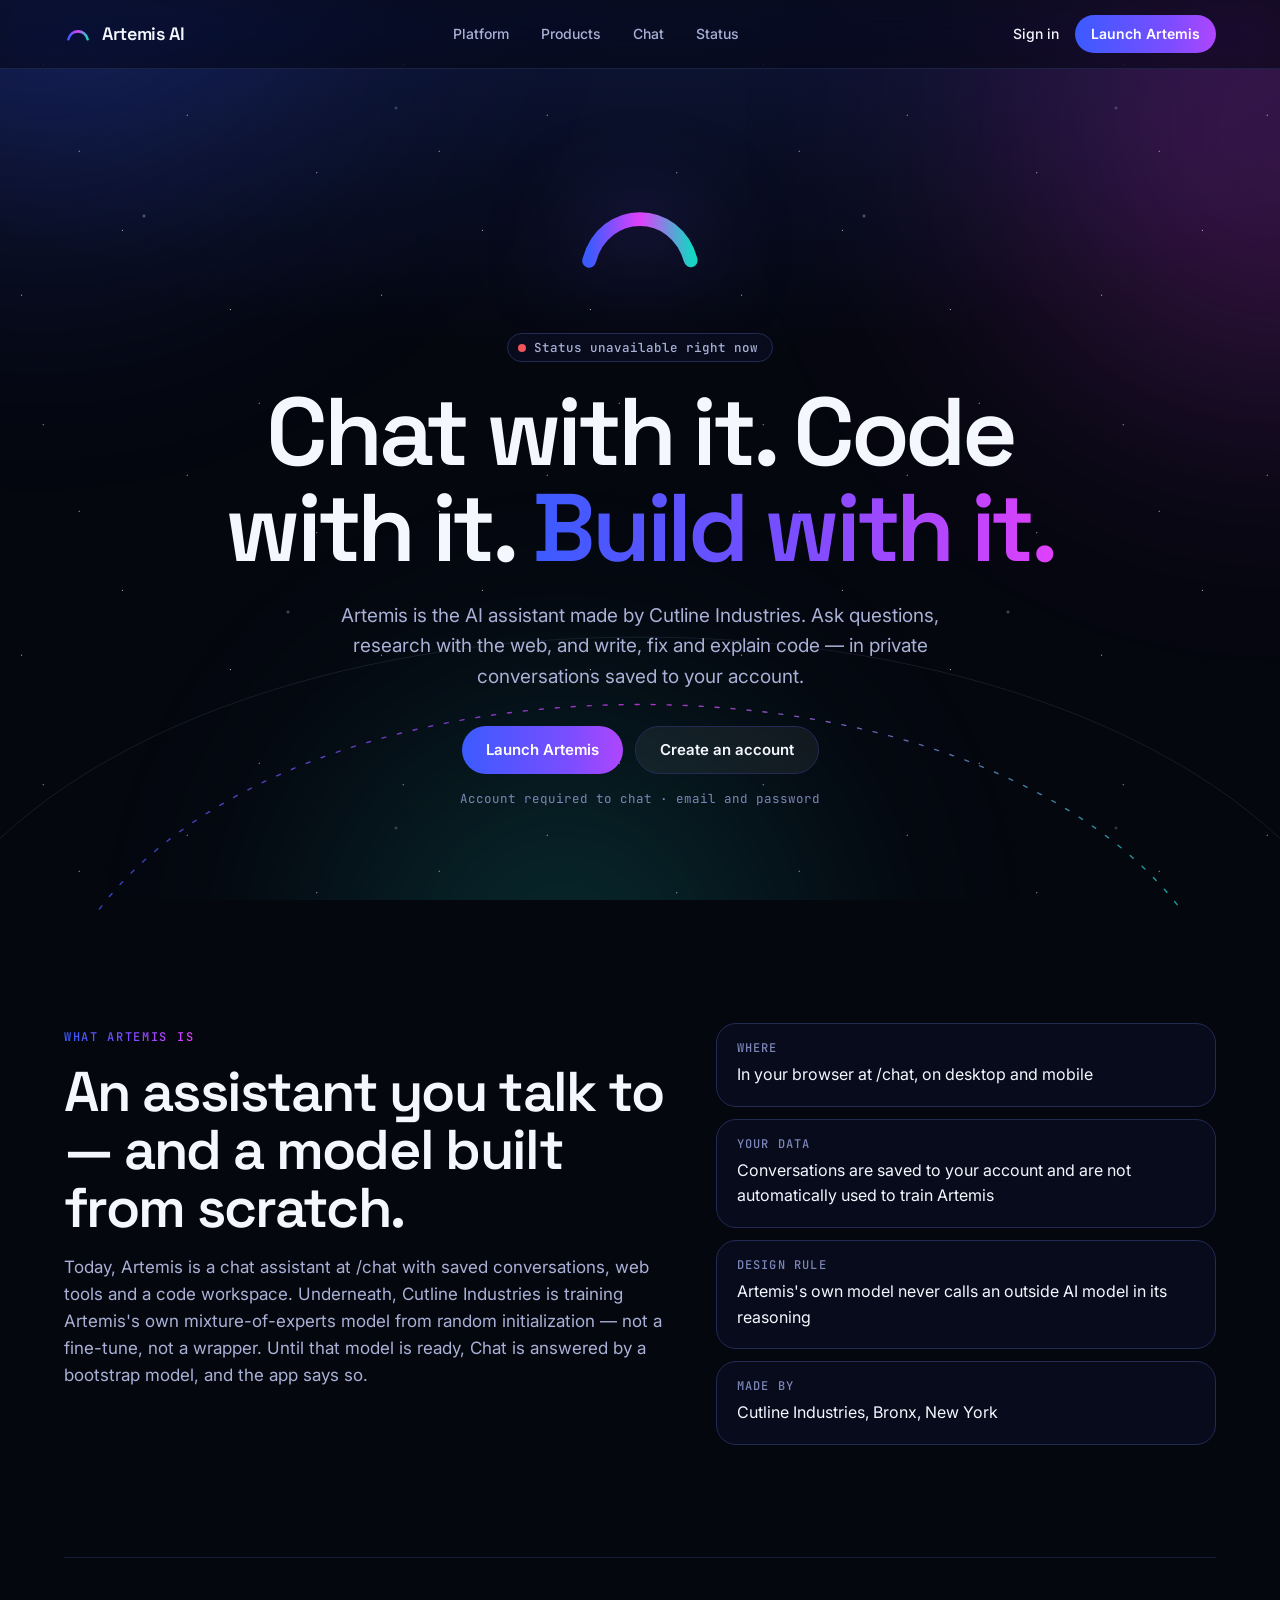
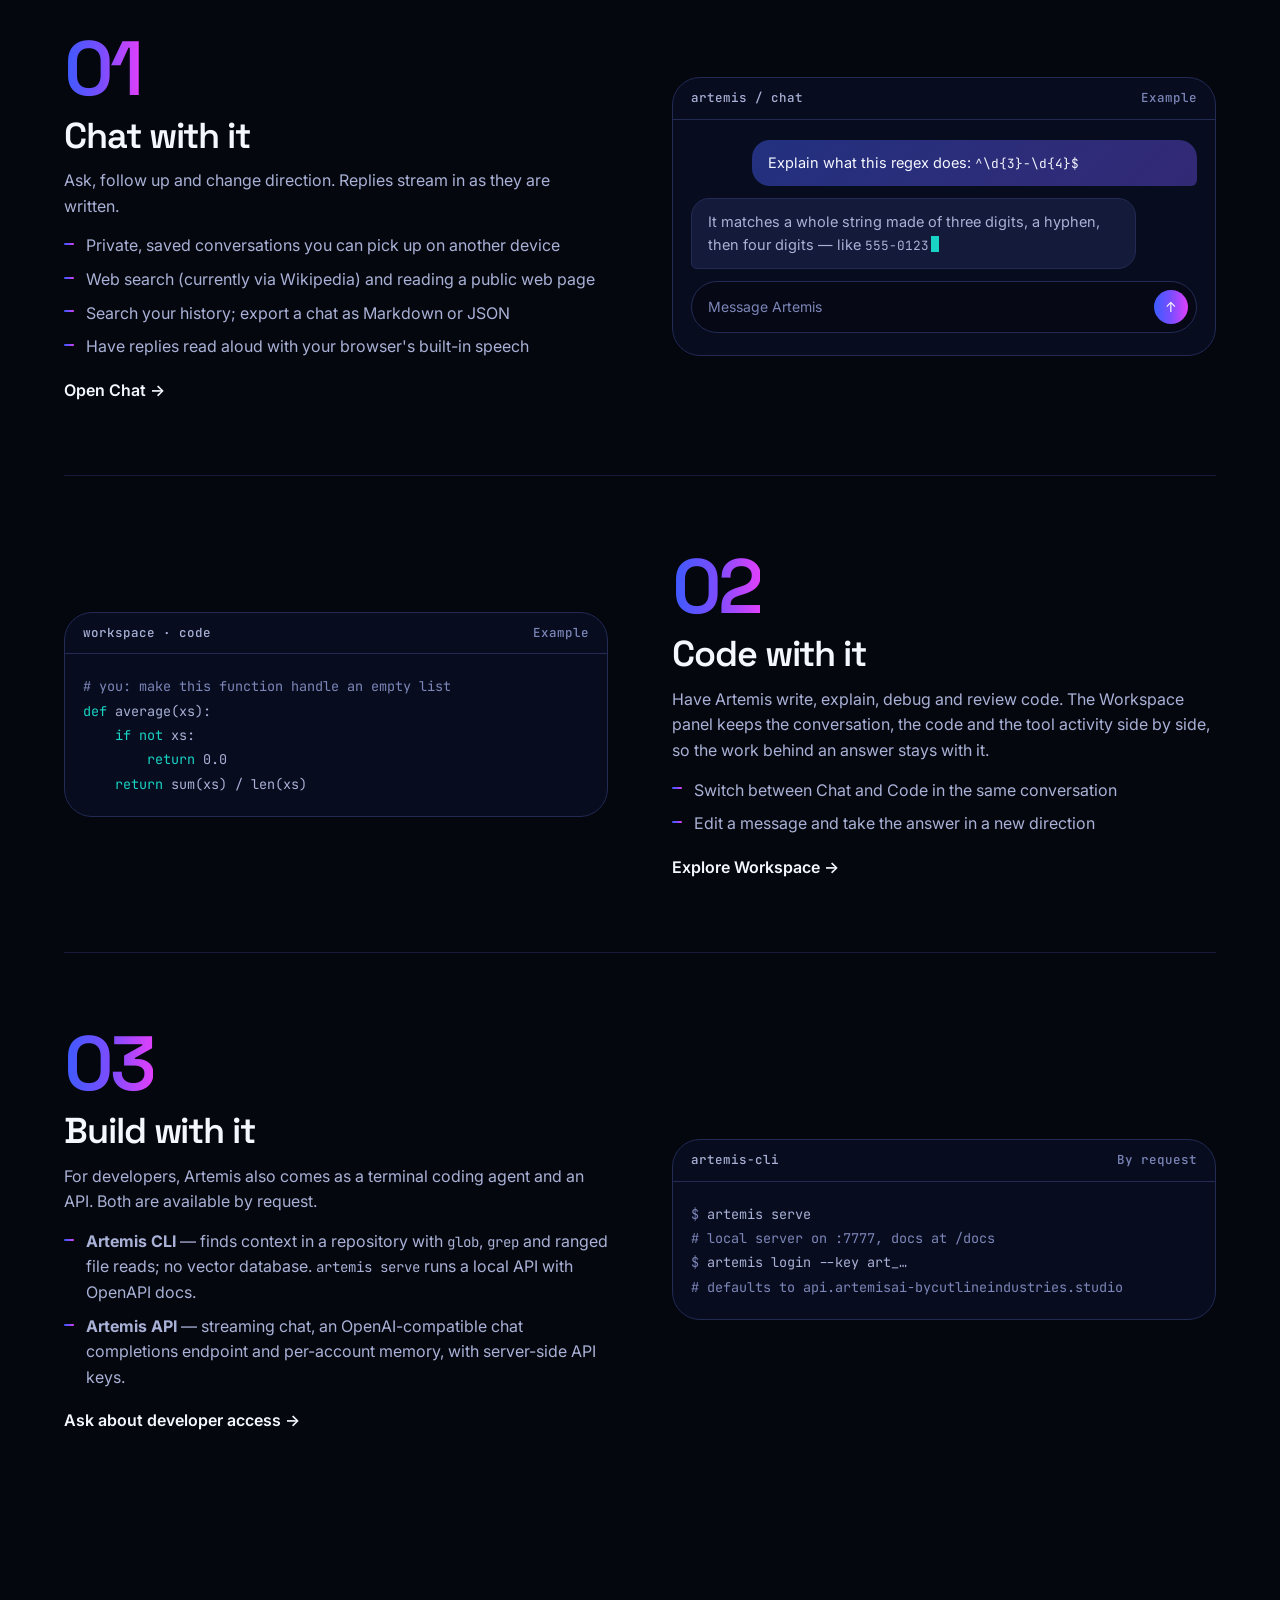
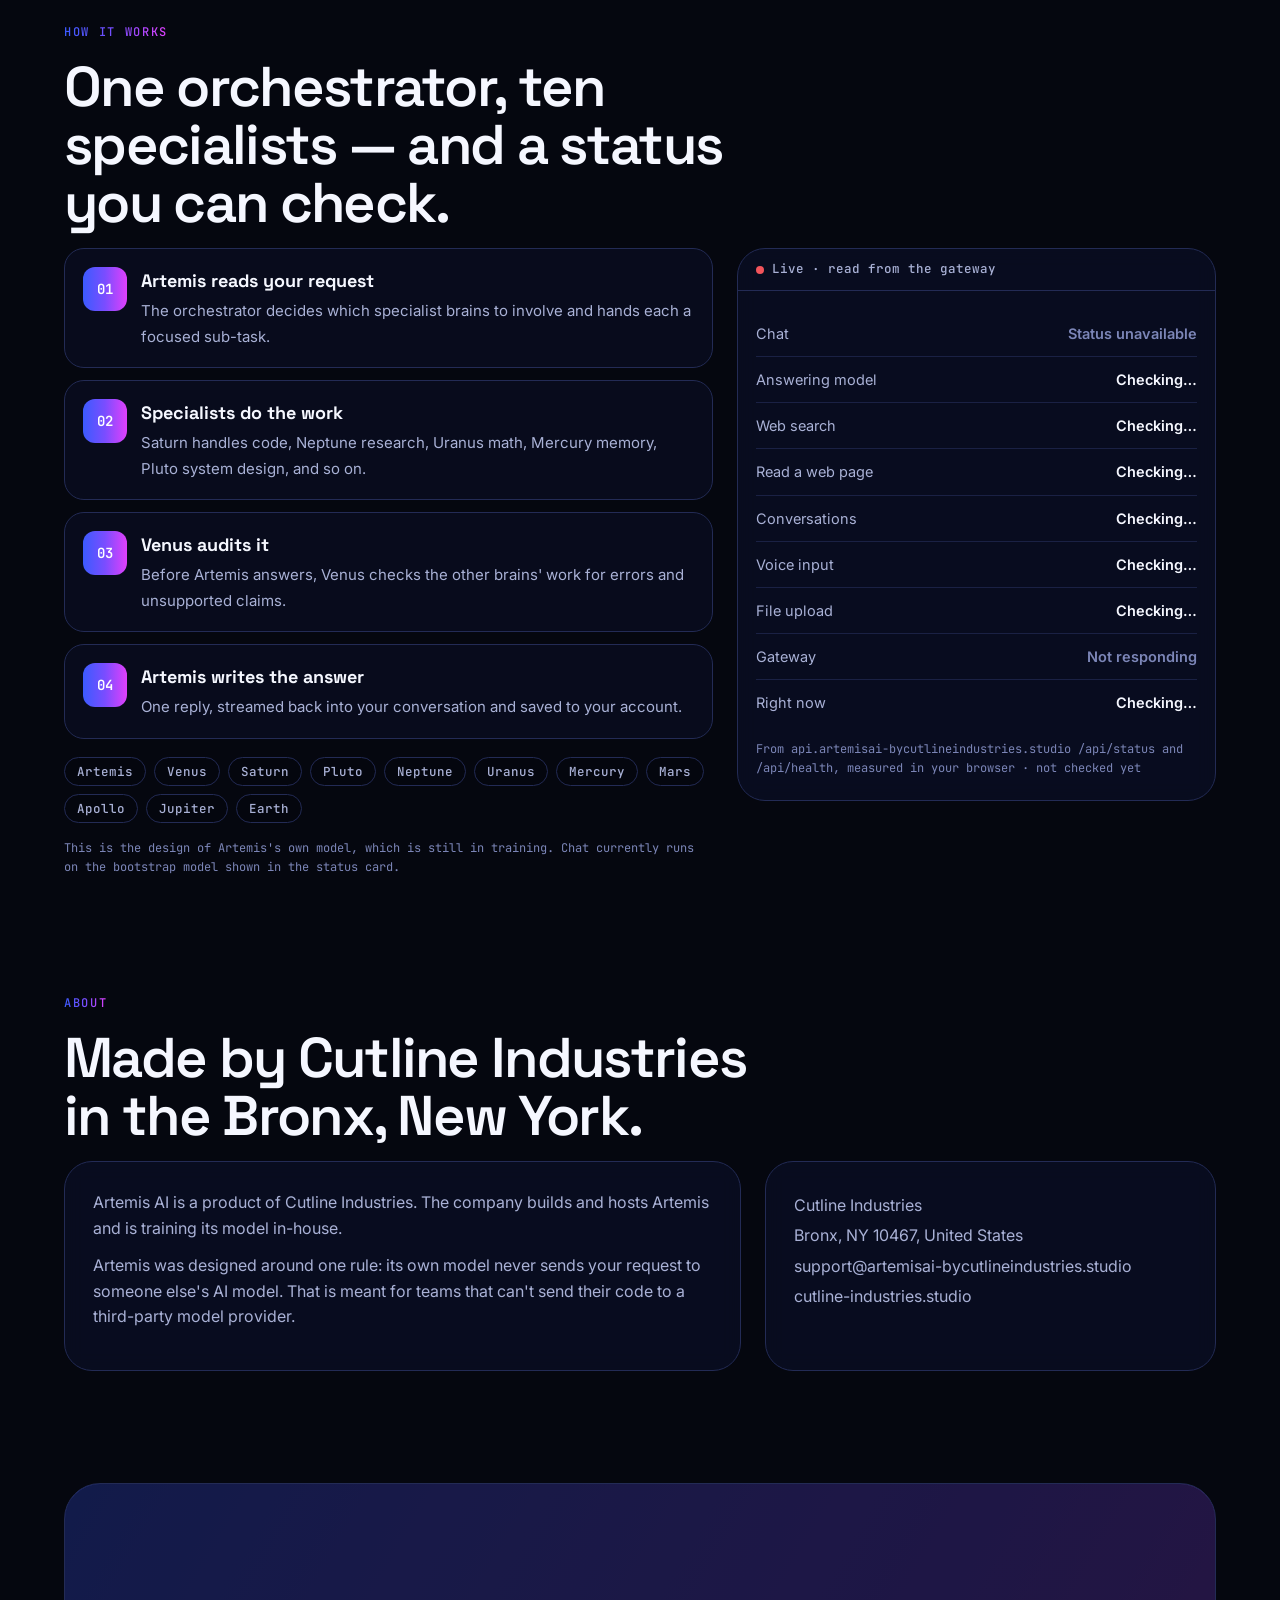
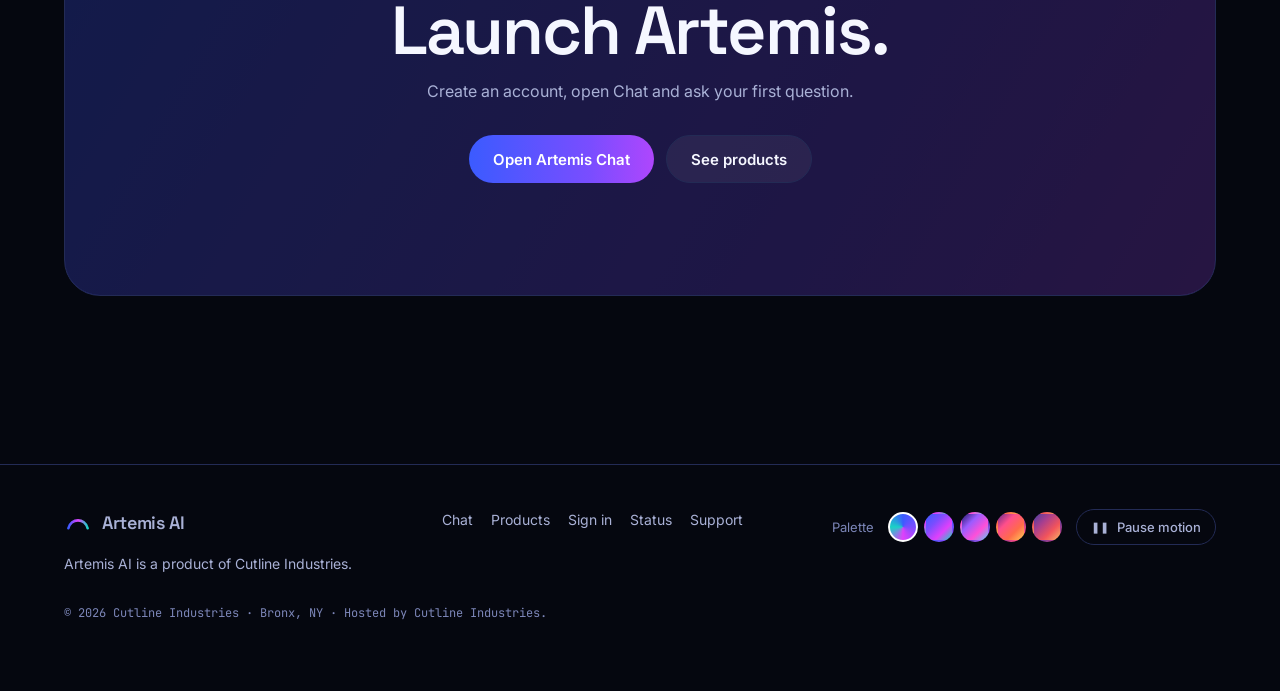
<file: index.html>
<!DOCTYPE html>
<html lang="en" data-palette="aurora">
<head>
  <meta charset="utf-8">
  <meta name="viewport" content="width=device-width, initial-scale=1, viewport-fit=cover">
  <title>Artemis AI — chat with it, code with it, build with it · Cutline Industries</title>
  <meta name="description" content="Artemis is the AI assistant from Cutline Industries in the Bronx, NY. Chat, research and write code with it, with conversations saved to your account. Its own mixture-of-experts model is being trained from scratch.">
  <meta name="theme-color" content="#05070F">
  <meta property="og:title" content="Artemis AI by Cutline Industries">
  <meta property="og:description" content="Chat with it. Code with it. Build with it. Open Artemis Chat at artemisai-bycutlineindustries.studio/chat.">
  <meta property="og:type" content="website">
  <meta property="og:url" content="https://artemisai-bycutlineindustries.studio/">
  <link rel="canonical" href="https://artemisai-bycutlineindustries.studio/">
  <script>try{var p=localStorage.getItem('artemis-palette');if(p)document.documentElement.setAttribute('data-palette',p);if(localStorage.getItem('artemis-motion')==='paused')document.documentElement.setAttribute('data-motion','paused')}catch(e){}</script>
  <link rel="preconnect" href="https://fonts.googleapis.com">
  <link rel="preconnect" href="https://fonts.gstatic.com" crossorigin>
  <link rel="preconnect" href="https://api.artemisai-bycutlineindustries.studio">
  <link href="https://fonts.googleapis.com/css2?family=Space+Grotesk:wght@500;600;700&family=Inter:wght@400;500;600&family=JetBrains+Mono:wght@400;500;600&display=swap" rel="stylesheet">
  <link rel="icon" href="artemis-icon.svg">
  <link rel="apple-touch-icon" href="artemis-icon-192.png">
  <link rel="manifest" href="manifest.webmanifest">
  <link rel="stylesheet" href="aurora-core.css">
  <link rel="stylesheet" href="aurora.css">
  <script src="aurora.js" defer></script>
</head>
<body>
<a class="skip" href="#content">Skip to content</a>
<svg width="0" height="0" style="position:absolute" aria-hidden="true" focusable="false">
  <defs>
    <linearGradient id="arc-grad" x1="0" y1="0" x2="1" y2="0"><stop offset="0" stop-color="var(--s1)"/><stop offset=".5" stop-color="var(--s3)"/><stop offset="1" stop-color="var(--s4)"/></linearGradient>
    <symbol id="mark" viewBox="0 0 32 32"><path d="M5 22c3.2-12 18.8-12 22 0" fill="none" stroke="url(#arc-grad)" stroke-width="3" stroke-linecap="round"/></symbol>
  </defs>
</svg>

<div class="sky" aria-hidden="true"><i class="blob b1"></i><i class="blob b2"></i><i class="blob b3"></i><i class="stars"></i><i class="stars2"></i></div>

<header class="top">
  <div class="wrap">
    <a class="brand" href="/" aria-label="Artemis AI home" data-track="nav_home"><svg aria-hidden="true"><use href="#mark"/></svg>Artemis AI</a>
    <nav class="menu" aria-label="Primary">
      <a href="#what" data-track="nav_platform">Platform</a>
      <a href="/products/" data-track="nav_products">Products</a>
      <a href="/chat/" data-track="nav_chat">Chat</a>
      <a href="#how" data-track="nav_status">Status</a>
    </nav>
    <div class="actions">
      <a class="signin tlink" href="/account/" data-track="nav_sign_in">Sign in</a>
      <a class="btn primary sm" href="/chat/" data-track="nav_launch">Launch Artemis</a>
    </div>
    <button class="burger" type="button" aria-label="Menu" aria-expanded="false" aria-controls="drawer"><svg viewBox="0 0 18 18" aria-hidden="true"><path d="M3 6h12M3 12h12" stroke="currentColor" stroke-width="1.6" stroke-linecap="round"/></svg></button>
  </div>
  <nav class="drawer" id="drawer" aria-label="Mobile">
    <a href="#what" data-track="mnav_platform">Platform</a>
    <a href="/products/" data-track="mnav_products">Products</a>
    <a href="/chat/" data-track="mnav_chat">Chat</a>
    <a href="#how" data-track="mnav_status">Status</a>
    <a href="/account/" data-track="mnav_sign_in">Sign in / Create account</a>
    <a class="btn primary" href="/chat/" data-track="mnav_launch">Launch Artemis</a>
  </nav>
</header>

<main id="content">
  <section class="hero" aria-labelledby="hero-title">
    <svg class="orbit" viewBox="0 0 1500 400" preserveAspectRatio="xMidYMax meet" aria-hidden="true"><path class="o2" d="M40 410C280 30 1220 30 1460 410"/><path class="o1" d="M200 410C400 120 1100 120 1300 410"/></svg>
    <div class="wrap">
      <svg class="hero-arc" viewBox="0 0 32 32" aria-hidden="true"><path pathLength="100" d="M5 22c3.2-12 18.8-12 22 0"/></svg>
      <a class="status-chip" href="#how" data-track="hero_status"><span class="dot" id="hero-dot"></span><span id="hero-state">Checking Artemis Chat…</span></a>
      <h1 id="hero-title">Chat with it. Code with it. <span class="grad-text">Build with it.</span></h1>
      <p class="lede">Artemis is the AI assistant made by Cutline Industries. Ask questions, research with the web, and write, fix and explain code — in private conversations saved to your account.</p>
      <div class="ctas">
        <a class="btn primary" href="/chat/" data-track="hero_launch">Launch Artemis</a>
        <a class="btn secondary" href="/account/" data-track="hero_create_account">Create an account</a>
      </div>
      <p class="note">Account required to chat · email and password</p>
    </div>
  </section>

  <section class="band" id="what" aria-labelledby="what-title">
    <div class="wrap what">
      <div class="rv">
        <span class="eyebrow g">What Artemis is</span>
        <h2 id="what-title">An assistant you talk to — and a model built from scratch.</h2>
        <p class="intro">Today, Artemis is a chat assistant at <a class="tlink" href="/chat/" data-track="what_chat">/chat</a> with saved conversations, web tools and a code workspace. Underneath, Cutline Industries is training Artemis's own mixture-of-experts model from random initialization — not a fine-tune, not a wrapper. Until that model is ready, Chat is answered by a bootstrap model, and the app says so.</p>
      </div>
      <dl class="facts">
        <div class="rv"><dt>Where</dt><dd>In your browser at /chat, on desktop and mobile</dd></div>
        <div class="rv"><dt>Your data</dt><dd>Conversations are saved to your account and are not automatically used to train Artemis</dd></div>
        <div class="rv"><dt>Design rule</dt><dd>Artemis's own model never calls an outside AI model in its reasoning</dd></div>
        <div class="rv"><dt>Made by</dt><dd>Cutline Industries, Bronx, New York</dd></div>
      </dl>
    </div>
  </section>

  <section class="band" id="features" aria-label="Chat, code and build with Artemis" style="padding-top:0">
    <div class="wrap">
      <article class="feature" id="chat-with-it">
        <div class="feature-copy rv">
          <span class="num grad-text">01</span>
          <h3>Chat with it</h3>
          <p>Ask, follow up and change direction. Replies stream in as they are written.</p>
          <ul>
            <li>Private, saved conversations you can pick up on another device</li>
            <li>Web search (currently via Wikipedia) and reading a public web page</li>
            <li>Search your history; export a chat as Markdown or JSON</li>
            <li>Have replies read aloud with your browser's built-in speech</li>
          </ul>
          <a class="more tlink" href="/chat/" data-track="feature_chat">Open Chat →</a>
        </div>
        <div class="card rv" aria-hidden="true">
          <div class="card-top">artemis / chat<span class="tag">Example</span></div>
          <div class="card-body">
            <div class="bub u">Explain what this regex does: <code>^\d{3}-\d{4}$</code></div>
            <div class="bub a">It matches a whole string made of three digits, a hyphen, then four digits — like <code>555-0123</code><span class="caret"></span></div>
            <div class="composer">Message Artemis<i>↑</i></div>
          </div>
        </div>
      </article>

      <article class="feature" id="code-with-it">
        <div class="feature-copy rv">
          <span class="num grad-text">02</span>
          <h3>Code with it</h3>
          <p>Have Artemis write, explain, debug and review code. The Workspace panel keeps the conversation, the code and the tool activity side by side, so the work behind an answer stays with it.</p>
          <ul>
            <li>Switch between Chat and Code in the same conversation</li>
            <li>Edit a message and take the answer in a new direction</li>
          </ul>
          <a class="more tlink" href="/chat/?panel=code" data-track="feature_workspace">Explore Workspace →</a>
        </div>
        <div class="card rv" aria-hidden="true">
          <div class="card-top">workspace · code<span class="tag">Example</span></div>
<pre class="term"><span class="c"># you: make this function handle an empty list</span>
<span class="k">def</span> average(xs):
    <span class="k">if not</span> xs:
        <span class="k">return</span> 0.0
    <span class="k">return</span> sum(xs) / len(xs)</pre>
        </div>
      </article>

      <article class="feature" id="build-with-it">
        <div class="feature-copy rv">
          <span class="num grad-text">03</span>
          <h3>Build with it</h3>
          <p>For developers, Artemis also comes as a terminal coding agent and an API. Both are available by request.</p>
          <ul>
            <li><b>Artemis CLI</b> — finds context in a repository with <code>glob</code>, <code>grep</code> and ranged file reads; no vector database. <code>artemis serve</code> runs a local API with OpenAPI docs.</li>
            <li><b>Artemis API</b> — streaming chat, an OpenAI-compatible chat completions endpoint and per-account memory, with server-side API keys.</li>
          </ul>
          <a class="more tlink" href="mailto:support@artemisai-bycutlineindustries.studio?subject=Artemis%20developer%20access" data-track="feature_dev_access">Ask about developer access →</a>
        </div>
        <div class="card rv" aria-hidden="true">
          <div class="card-top">artemis-cli<span class="tag">By request</span></div>
<pre class="term"><span class="p">$ </span>artemis serve
<span class="c"># local server on :7777, docs at /docs</span>
<span class="p">$ </span>artemis login --key art_…
<span class="c"># defaults to api.artemisai-bycutlineindustries.studio</span></pre>
        </div>
      </article>
    </div>
  </section>

  <section class="band" id="how" aria-labelledby="how-title" style="padding-top:0">
    <div class="wrap">
      <span class="eyebrow g rv">How it works</span>
      <h2 class="rv" id="how-title">One orchestrator, ten specialists — and a status you can check.</h2>
      <div class="how">
        <div>
          <ol class="steps">
            <li class="rv"><div><b>Artemis reads your request</b><span>The orchestrator decides which specialist brains to involve and hands each a focused sub-task.</span></div></li>
            <li class="rv"><div><b>Specialists do the work</b><span>Saturn handles code, Neptune research, Uranus math, Mercury memory, Pluto system design, and so on.</span></div></li>
            <li class="rv"><div><b>Venus audits it</b><span>Before Artemis answers, Venus checks the other brains' work for errors and unsupported claims.</span></div></li>
            <li class="rv"><div><b>Artemis writes the answer</b><span>One reply, streamed back into your conversation and saved to your account.</span></div></li>
          </ol>
          <ul class="brains rv">
            <li>Artemis</li><li>Venus</li><li>Saturn</li><li>Pluto</li><li>Neptune</li><li>Uranus</li><li>Mercury</li><li>Mars</li><li>Apollo</li><li>Jupiter</li><li>Earth</li>
          </ul>
          <p class="src rv">This is the design of Artemis's own model, which is still in training. Chat currently runs on the bootstrap model shown in the status card.</p>
        </div>
        <article class="card rv" aria-labelledby="live-title">
          <div class="card-top"><span class="dot" id="live-dot" aria-hidden="true"></span><span id="live-title">Live · read from the gateway</span></div>
          <div class="card-body" aria-live="polite">
            <ul class="kv">
              <li>Chat<b id="st-chat">Checking…</b></li>
              <li>Answering model<b id="st-model">Checking…</b></li>
              <li>Web search<b id="st-search">Checking…</b></li>
              <li>Read a web page<b id="st-fetch">Checking…</b></li>
              <li>Conversations<b id="st-storage">Checking…</b></li>
              <li>Voice input<b id="st-voice">Checking…</b></li>
              <li>File upload<b id="st-upload">Checking…</b></li>
              <li>Gateway<b id="st-gw">Checking…</b></li>
              <li>Right now<b id="st-queue">Checking…</b></li>
            </ul>
            <p class="src">From api.artemisai-bycutlineindustries.studio /api/status and /api/health, measured in your browser · <span id="st-when">not checked yet</span></p>
          </div>
        </article>
      </div>
    </div>
  </section>

  <section class="band" id="about" aria-labelledby="about-title" style="padding-top:0">
    <div class="wrap">
      <span class="eyebrow g rv">About</span>
      <h2 class="rv" id="about-title">Made by Cutline Industries in the Bronx, New York.</h2>
      <div class="about">
        <article class="card rv"><div class="card-body">
          <p>Artemis AI is a product of Cutline Industries. The company builds and hosts Artemis and is training its model in-house.</p>
          <p>Artemis was designed around one rule: its own model never sends your request to someone else's AI model. That is meant for teams that can't send their code to a third-party model provider.</p>
        </div></article>
        <article class="card rv"><div class="card-body">
          <address>
            Cutline Industries<br>
            Bronx, NY 10467, United States<br>
            <a class="tlink" href="mailto:support@artemisai-bycutlineindustries.studio" data-track="about_email">support@artemisai-bycutlineindustries.studio</a><br>
            <a class="tlink" href="https://cutline-industries.studio" rel="noopener" data-track="about_company_site">cutline-industries.studio</a>
          </address>
        </div></article>
      </div>
    </div>
  </section>

  <section class="band" aria-labelledby="cta-title" style="padding-top:0">
    <div class="wrap">
      <div class="finale rv">
        <h2 id="cta-title">Launch Artemis.</h2>
        <p>Create an account, open Chat and ask your first question.</p>
        <div class="ctas">
          <a class="btn primary" href="/chat/" data-track="cta_launch">Open Artemis Chat</a>
          <a class="btn secondary" href="/products/" data-track="cta_products">See products</a>
        </div>
      </div>
    </div>
  </section>
</main>

<footer class="foot">
  <div class="wrap">
    <div class="row">
      <div>
        <a class="brand" href="/" data-track="footer_home"><svg aria-hidden="true"><use href="#mark"/></svg>Artemis AI</a>
        <p class="about-line">Artemis AI is a product of Cutline Industries.</p>
      </div>
      <nav aria-label="Footer">
        <a class="tlink" href="/chat/" data-track="footer_chat">Chat</a>
        <a class="tlink" href="/products/" data-track="footer_products">Products</a>
        <a class="tlink" href="/account/" data-track="footer_sign_in">Sign in</a>
        <a class="tlink" href="#how" data-track="footer_status">Status</a>
        <a class="tlink" href="mailto:support@artemisai-bycutlineindustries.studio" data-track="footer_support">Support</a>
      </nav>
      <div class="controls">
        <span class="lbl" id="pal-lbl">Palette</span>
        <div class="swatches" role="group" aria-labelledby="pal-lbl">
          <button class="swatch auto" type="button" data-pick="auto" aria-label="Cycle palettes automatically" data-track="palette_auto"></button>
          <button class="swatch" type="button" data-pick="aurora" aria-label="Aurora palette" data-track="palette_aurora"></button>
          <button class="swatch" type="button" data-pick="nebula" aria-label="Nebula palette" data-track="palette_nebula"></button>
          <button class="swatch" type="button" data-pick="sunset" aria-label="Sunset palette" data-track="palette_sunset"></button>
          <button class="swatch" type="button" data-pick="dusk" aria-label="Dusk palette" data-track="palette_dusk"></button>
        </div>
        <button class="pause" type="button" data-motion-toggle aria-pressed="false" data-track="motion_toggle"><span class="i" aria-hidden="true">❚❚</span><span class="l">Pause motion</span></button>
      </div>
    </div>
    <p class="legal">© 2026 Cutline Industries · Bronx, NY · Hosted by Cutline Industries.</p>
  </div>
</footer>
</body>
</html>
</file>
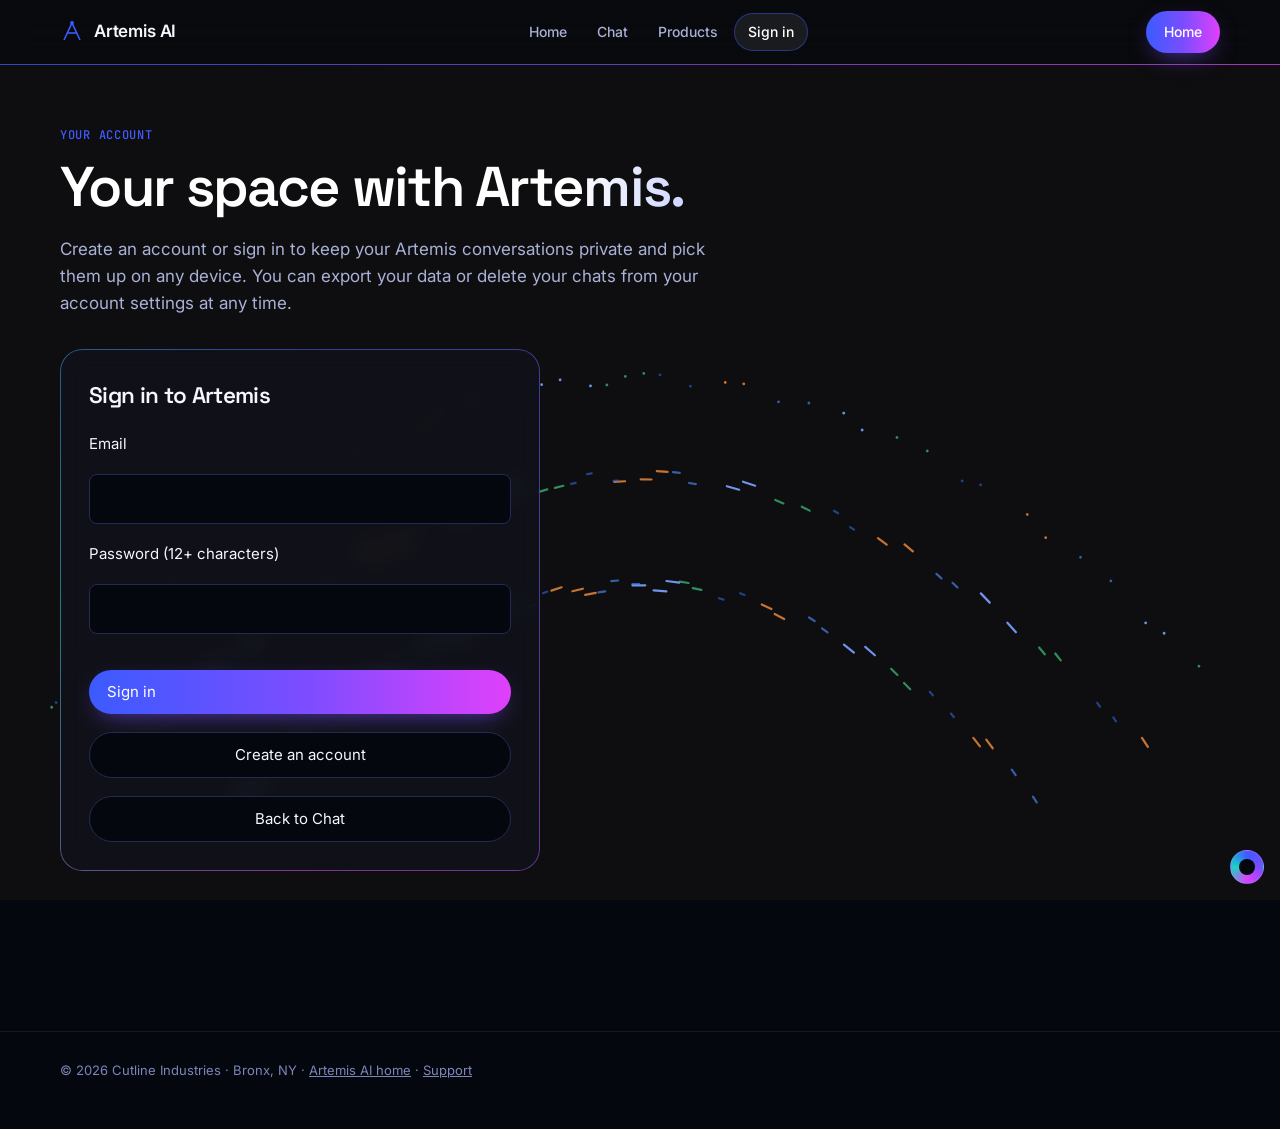
<file: account/index.html>
<!doctype html>
<html lang="en" data-theme="dark">
<head>
<meta charset="utf-8">
<meta name="viewport" content="width=device-width, initial-scale=1, viewport-fit=cover">
<title>Sign in · Artemis AI</title>
<link rel="manifest" href="../manifest.webmanifest">
<link rel="icon" href="../artemis-icon.svg">
<link rel="apple-touch-icon" href="../artemis-icon-192.png">
<meta name="theme-color" content="#05070F">
<meta name="description" content="Artemis AI chat, products, and account sign-in.">
<link rel="preconnect" href="https://fonts.googleapis.com">
<link rel="preconnect" href="https://fonts.gstatic.com" crossorigin>
<link rel="stylesheet" href="https://fonts.googleapis.com/css2?family=Space+Grotesk:wght@500;600;700&family=Inter:wght@400;500;600;700&family=JetBrains+Mono:wght@400;500&display=swap">
<link rel="stylesheet" href="../artemis-theme.css">
<link rel="stylesheet" href="../mobile.css">
<link rel="stylesheet" href="../workspace.css">
<link rel="stylesheet" href="../aurora-core.css">
<link rel="stylesheet" href="../aurora-shell.css">
<script>try{var p=localStorage.getItem('artemis-palette');if(p)document.documentElement.setAttribute('data-palette',p);if(localStorage.getItem('artemis-motion')==='paused')document.documentElement.setAttribute('data-motion','paused')}catch(e){}</script>
<script src="../aurora.js" defer></script>
</head>
<body data-start="account">
<div class="sky" aria-hidden="true"><i class="blob b1"></i><i class="blob b2"></i><i class="blob b3"></i><i class="stars"></i><i class="stars2"></i></div>
<div class="account-motion" aria-hidden="true"><canvas id="account-canvas"></canvas></div>
<header class="nav">
<div class="wrap">
<a class="brand" href="../">
<svg viewBox="0 0 24 24" fill="none" stroke="currentColor" stroke-width="1.6" aria-hidden="true"><path d="M4 20 12 3l8 17"/><path d="M7.5 13h9"/><circle cx="12" cy="3" r="1.1" fill="currentColor"/></svg>
Artemis AI
</a>
<nav class="nav-links" id="navLinks" aria-label="Main">
<a href="../">Home</a>
<button type="button" data-go="chat">Chat</button>
<button type="button" data-go="products">Products</button>
<button type="button" data-go="account" id="accountNav">Sign in</button>
</nav>
<a class="btn btn-primary" href="../">Home</a>
<button class="btn menu-btn" id="menuBtn" type="button" aria-expanded="false" aria-controls="navLinks">Menu</button>
</div>
</header>
<main>
<section class="view" id="view-chat" data-view="chat" hidden>
<div class="wrap">
<div class="chat">
<aside aria-label="Conversations">
<button class="btn new" type="button">New chat</button>
</aside>
<div class="convo">
<div class="msgs" id="msgs">
<div class="msg sys">
<span class="who">Artemis</span>
<form class="waitlist" id="waitlist">
<label for="wl-email" class="eyebrow" style="width:100%">Email</label>
<input id="wl-email" type="email" required placeholder="you@company.com" autocomplete="email">
<button class="btn btn-primary" type="submit">Join waitlist</button>
</form>
<p class="waitlist-done" id="wlDone" hidden>Sign-ups open soon. Until the account service is connected, use the contact note on the homepage.</p>
</div>
</div>
<div class="composer">
<form id="composer">
<label for="prompt" class="eyebrow" style="position:absolute;left:-9999px">Message Artemis</label>
<textarea id="prompt" rows="1" placeholder="Message Artemis"></textarea>
<button class="send" type="submit" aria-label="Send"><svg viewBox="0 0 24 24" fill="none" stroke="currentColor" stroke-width="2" aria-hidden="true"><path d="M12 19V5M5 12l7-7 7 7"/></svg></button>
</form>
<p class="hint">Artemis answers once its first model is connected.</p>
</div>
</div>
</div>
</div>
</section>
<section class="view" id="view-products" data-view="products" hidden>
<div class="wrap"><div class="page-head"><span class="eyebrow">Products</span><h1>Everything Artemis.<br>In one place.</h1><p>Artemis Chat and the Workspace are live today for anyone with an account. The CLI and the API are for developers, with access by request.</p></div>
<div class="product-grid">
<article class="product-card"><span class="eyebrow">Live · Conversations</span><h2>Artemis Chat</h2><p>Private conversations with streaming replies, web search, history search, message edits, and Markdown or JSON export. Conversations are saved to your account.</p><p class="product-status">Account required. Chat is currently answered by a labelled bootstrap model while Artemis's own model is trained.</p><a class="btn btn-primary" href="../chat/" data-track="products_open_chat">Open Chat</a></article>
<article class="product-card"><span class="eyebrow">Live · Included in Chat</span><h2>Artemis Workspace</h2><p>Switch between your conversation, code, and tool activity, so the work behind an answer stays right next to it.</p><p class="product-status">Tools depend on your plan and the model configuration.</p><a class="btn" href="../chat/?panel=code" data-track="products_workspace">Explore Workspace</a></article>
<article class="product-card"><span class="eyebrow">Developers · By request</span><h2>Artemis CLI</h2><p>A terminal coding agent. It finds context in your repository with glob, grep and ranged file reads instead of a vector database, and <code>artemis serve</code> runs a local API server with OpenAPI docs.</p><p class="product-status">Available to developers by request.</p><a class="btn" href="mailto:support@artemisai-bycutlineindustries.studio?subject=Artemis%20CLI%20access" data-track="products_cli_request">Ask about the CLI</a></article>
<article class="product-card"><span class="eyebrow">Developers · By request</span><h2>Artemis API</h2><p>Integrate Artemis into your own application with server-side API keys. Streaming chat, an OpenAI-compatible chat completions endpoint, and per-account memory.</p><p class="product-status">Access is provisioned on request.</p><a class="btn" href="mailto:support@artemisai-bycutlineindustries.studio?subject=Artemis%20API%20access" data-track="products_api_request">Ask about API access</a></article>
</div></div>
</section>
<section class="view" id="view-account" data-view="account" >
<div class="wrap"><div class="page-head"><span class="eyebrow">Your account</span><h1>Your space with Artemis.</h1><p>Create an account or sign in to keep your Artemis conversations private and pick them up on any device. You can export your data or delete your chats from your account settings at any time.</p></div><div id="account-page-content"></div></div>
</section>
</main>
<footer class="shell-foot"><div class="wrap"><p>© 2026 Cutline Industries · Bronx, NY · <a href="../">Artemis AI home</a> · <a href="mailto:support@artemisai-bycutlineindustries.studio">Support</a></p></div></footer>
<script src="../account-motion.js" defer></script>
<script src="../app.js" defer></script>
<script src="../polish.js" defer></script>
<script src="../chat-stream.js" defer></script>
<script src="../chat-render.js" defer></script>
<script src="../workspace.js" defer></script>
</body>
</html>
</file>
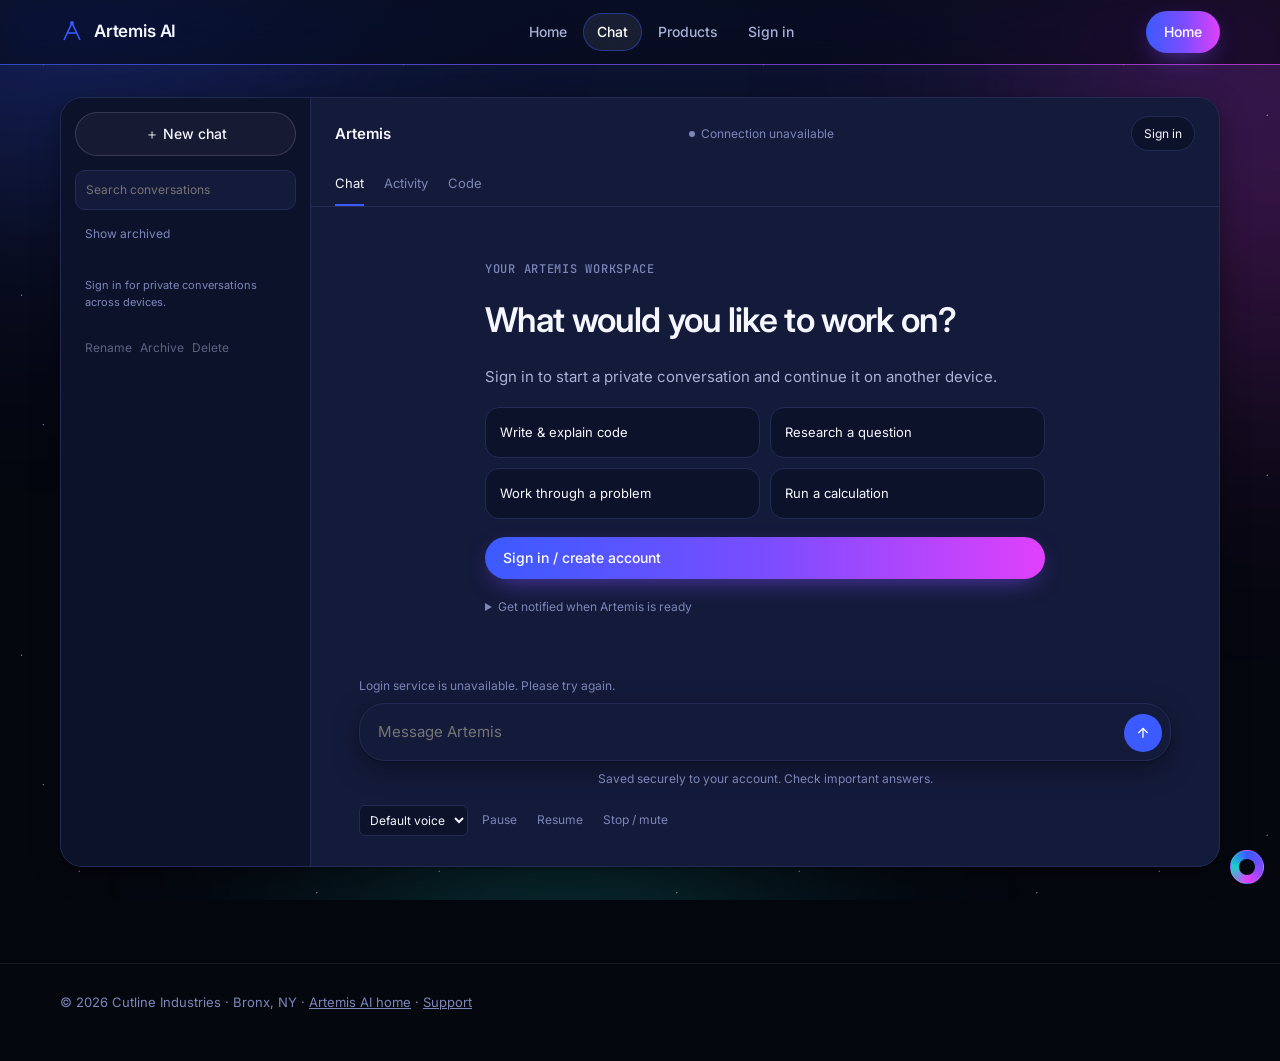
<file: artemisai/index.html>
<!doctype html>
<html lang="en" data-palette="aurora">
<head>
<meta charset="utf-8">
<meta name="viewport" content="width=device-width, initial-scale=1, viewport-fit=cover">
<title>Chat · Artemis AI</title>
<link rel="manifest" href="../manifest.webmanifest">
<link rel="icon" href="../artemis-icon.svg">
<link rel="apple-touch-icon" href="../artemis-icon-192.png">
<meta name="theme-color" content="#05070F">
<meta name="description" content="Artemis AI chat, products, and account sign-in.">
<link rel="preconnect" href="https://fonts.googleapis.com">
<link rel="preconnect" href="https://fonts.gstatic.com" crossorigin>
<link rel="stylesheet" href="https://fonts.googleapis.com/css2?family=Space+Grotesk:wght@500;600;700&family=Inter:wght@400;500;600;700&family=JetBrains+Mono:wght@400;500&display=swap">
<link rel="stylesheet" href="../artemis-theme.css">
<link rel="stylesheet" href="../mobile.css">
<link rel="stylesheet" href="../workspace.css">
<link rel="stylesheet" href="../aurora-core.css">
<link rel="stylesheet" href="../aurora-shell.css">
<script>try{var p=localStorage.getItem('artemis-palette');if(p)document.documentElement.setAttribute('data-palette',p);if(localStorage.getItem('artemis-motion')==='paused')document.documentElement.setAttribute('data-motion','paused')}catch(e){}</script>
<script src="../aurora.js" defer></script>
</head>
<body data-start="chat">
<div class="sky" aria-hidden="true"><i class="blob b1"></i><i class="blob b2"></i><i class="blob b3"></i><i class="stars"></i><i class="stars2"></i></div>
<header class="nav">
<div class="wrap">
<a class="brand" href="../">
<svg viewBox="0 0 24 24" fill="none" stroke="currentColor" stroke-width="1.6" aria-hidden="true"><path d="M4 20 12 3l8 17"/><path d="M7.5 13h9"/><circle cx="12" cy="3" r="1.1" fill="currentColor"/></svg>
Artemis AI
</a>
<nav class="nav-links" id="navLinks" aria-label="Main">
<a href="../">Home</a>
<button type="button" data-go="chat">Chat</button>
<button type="button" data-go="products">Products</button>
<button type="button" data-go="account" id="accountNav">Sign in</button>
</nav>
<a class="btn btn-primary" href="../">Home</a>
<button class="btn menu-btn" id="menuBtn" type="button" aria-expanded="false" aria-controls="navLinks">Menu</button>
</div>
</header>
<main>
<section class="view" id="view-chat" data-view="chat" >
<div class="wrap">
<div class="chat">
<aside aria-label="Conversations">
<button class="btn new" type="button">New chat</button>
</aside>
<div class="convo">
<div class="msgs" id="msgs">
<div class="msg sys">
<span class="who">Artemis</span>
<form class="waitlist" id="waitlist">
<label for="wl-email" class="eyebrow" style="width:100%">Email</label>
<input id="wl-email" type="email" required placeholder="you@company.com" autocomplete="email">
<button class="btn btn-primary" type="submit">Join waitlist</button>
</form>
<p class="waitlist-done" id="wlDone" hidden>Sign-ups open soon. Until the account service is connected, use the contact note on the homepage.</p>
</div>
</div>
<div class="composer">
<form id="composer">
<label for="prompt" class="eyebrow" style="position:absolute;left:-9999px">Message Artemis</label>
<textarea id="prompt" rows="1" placeholder="Message Artemis"></textarea>
<button class="send" type="submit" aria-label="Send"><svg viewBox="0 0 24 24" fill="none" stroke="currentColor" stroke-width="2" aria-hidden="true"><path d="M12 19V5M5 12l7-7 7 7"/></svg></button>
</form>
<p class="hint">Artemis answers once its first model is connected.</p>
</div>
</div>
</div>
</div>
</section>
<section class="view" id="view-products" data-view="products" hidden>
<div class="wrap"><div class="page-head"><span class="eyebrow">Products</span><h1>Everything Artemis.<br>In one place.</h1><p>Artemis Chat and the Workspace are live today for anyone with an account. The CLI and the API are for developers, with access by request.</p></div>
<div class="product-grid">
<article class="product-card"><span class="eyebrow">Live · Conversations</span><h2>Artemis Chat</h2><p>Private conversations with streaming replies, web search, history search, message edits, and Markdown or JSON export. Conversations are saved to your account.</p><p class="product-status">Account required. Chat is currently answered by a labelled bootstrap model while Artemis's own model is trained.</p><a class="btn btn-primary" href="../chat/" data-track="products_open_chat">Open Chat</a></article>
<article class="product-card"><span class="eyebrow">Live · Included in Chat</span><h2>Artemis Workspace</h2><p>Switch between your conversation, code, and tool activity, so the work behind an answer stays right next to it.</p><p class="product-status">Tools depend on your plan and the model configuration.</p><a class="btn" href="../chat/?panel=code" data-track="products_workspace">Explore Workspace</a></article>
<article class="product-card"><span class="eyebrow">Developers · By request</span><h2>Artemis CLI</h2><p>A terminal coding agent. It finds context in your repository with glob, grep and ranged file reads instead of a vector database, and <code>artemis serve</code> runs a local API server with OpenAPI docs.</p><p class="product-status">Available to developers by request.</p><a class="btn" href="mailto:support@artemisai-bycutlineindustries.studio?subject=Artemis%20CLI%20access" data-track="products_cli_request">Ask about the CLI</a></article>
<article class="product-card"><span class="eyebrow">Developers · By request</span><h2>Artemis API</h2><p>Integrate Artemis into your own application with server-side API keys. Streaming chat, an OpenAI-compatible chat completions endpoint, and per-account memory.</p><p class="product-status">Access is provisioned on request.</p><a class="btn" href="mailto:support@artemisai-bycutlineindustries.studio?subject=Artemis%20API%20access" data-track="products_api_request">Ask about API access</a></article>
</div></div>
</section>
<section class="view" id="view-account" data-view="account" hidden>
<div class="wrap"><div class="page-head"><span class="eyebrow">Your account</span><h1>Your space with Artemis.</h1><p>Create an account or sign in to keep your Artemis conversations private and pick them up on any device. You can export your data or delete your chats from your account settings at any time.</p></div><div id="account-page-content"></div></div>
</section>
</main>
<footer class="shell-foot"><div class="wrap"><p>© 2026 Cutline Industries · Bronx, NY · <a href="../">Artemis AI home</a> · <a href="mailto:support@artemisai-bycutlineindustries.studio">Support</a></p></div></footer>
<script src="../app.js" defer></script>
<script src="../polish.js" defer></script>
<script src="../chat-stream.js" defer></script>
<script src="../chat-render.js" defer></script>
<script src="../api-client.js" defer></script>
<script src="../workspace.js" defer></script>
</body>
</html>
</file>
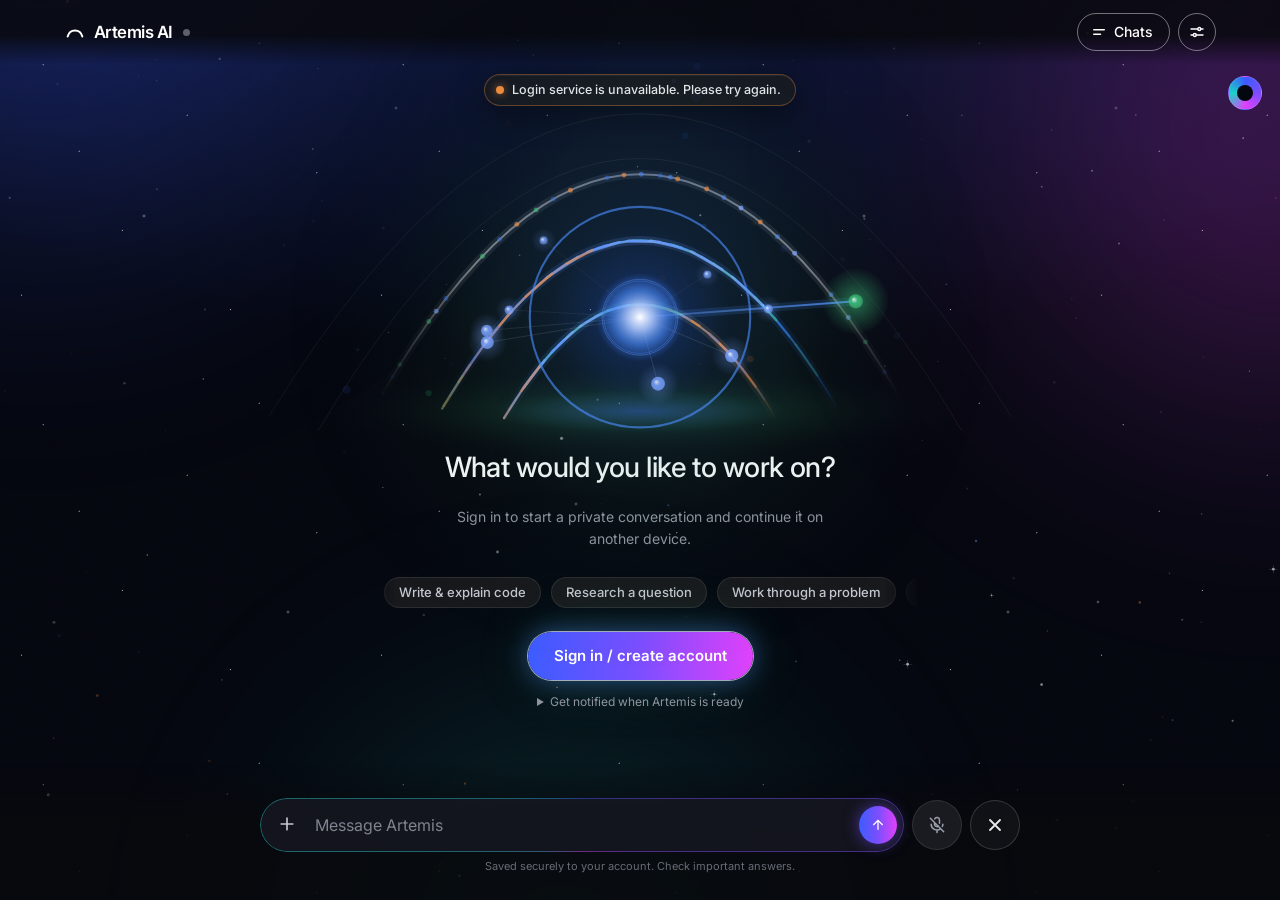
<file: chat/index.html>
<!doctype html>
<html lang="en" data-palette="aurora">
<head>
<meta charset="utf-8">
<meta name="viewport" content="width=device-width, initial-scale=1, viewport-fit=cover">
<title>Chat · Artemis AI</title>
<link rel="manifest" href="../manifest.webmanifest">
<link rel="icon" href="../artemis-icon.svg">
<link rel="apple-touch-icon" href="../artemis-icon-192.png">
<meta name="theme-color" content="#0e0e10">
<meta name="description" content="Artemis AI chat, products, and account sign-in.">
<link rel="preconnect" href="https://fonts.googleapis.com">
<link rel="preconnect" href="https://fonts.gstatic.com" crossorigin>
<link rel="stylesheet" href="https://fonts.googleapis.com/css2?family=Space+Grotesk:wght@500;600;700&family=Inter:wght@400;500;600;700&family=JetBrains+Mono:wght@400;500&display=swap">
<link rel="stylesheet" href="../artemis-theme.css">
<link rel="stylesheet" href="../mobile.css">
<link rel="stylesheet" href="../workspace.css">
<link rel="stylesheet" href="../chat-orb.css">
<link rel="stylesheet" href="../aurora-core.css">
<link rel="stylesheet" href="../aurora-shell.css">
<script>try{var p=localStorage.getItem('artemis-palette');if(p)document.documentElement.setAttribute('data-palette',p);if(localStorage.getItem('artemis-motion')==='paused')document.documentElement.setAttribute('data-motion','paused')}catch(e){}</script>
<script src="../aurora.js" defer></script>
</head>
<body data-start="chat" class="orb-mode orb-empty">
<div class="sky" aria-hidden="true"><i class="blob b1"></i><i class="blob b2"></i><i class="blob b3"></i><i class="stars"></i><i class="stars2"></i></div>
<header class="nav">
<div class="wrap">
<a class="brand" href="../">
<svg viewBox="0 0 24 24" fill="none" stroke="currentColor" stroke-width="1.6" aria-hidden="true"><path d="M4 20 12 3l8 17"/><path d="M7.5 13h9"/><circle cx="12" cy="3" r="1.1" fill="currentColor"/></svg>
Artemis AI
</a>
<nav class="nav-links" id="navLinks" aria-label="Main">
<a href="../">Home</a>
<button type="button" data-go="chat">Chat</button>
<button type="button" data-go="products">Products</button>
<button type="button" data-go="account" id="accountNav">Sign in</button>
</nav>
<a class="btn btn-primary" href="../">Home</a>
<button class="btn menu-btn" id="menuBtn" type="button" aria-expanded="false" aria-controls="navLinks">Menu</button>
</div>
</header>
<main>
<section class="view" id="view-chat" data-view="chat" >
<div class="wrap">
<div class="chat">
<aside aria-label="Conversations">
<button class="btn new" type="button">New chat</button>
</aside>
<div class="convo">
<div class="msgs" id="msgs">
<div class="msg sys">
<span class="who">Artemis</span>
<form class="waitlist" id="waitlist">
<label for="wl-email" class="eyebrow" style="width:100%">Email</label>
<input id="wl-email" type="email" required placeholder="you@company.com" autocomplete="email">
<button class="btn btn-primary" type="submit">Join waitlist</button>
</form>
<p class="waitlist-done" id="wlDone" hidden>Sign-ups open soon. Until the account service is connected, use the contact note on the homepage.</p>
</div>
</div>
<div class="composer">
<form id="composer">
<label for="prompt" class="eyebrow" style="position:absolute;left:-9999px">Message Artemis</label>
<textarea id="prompt" rows="1" placeholder="Message Artemis"></textarea>
<button class="send" type="submit" aria-label="Send"><svg viewBox="0 0 24 24" fill="none" stroke="currentColor" stroke-width="2" aria-hidden="true"><path d="M12 19V5M5 12l7-7 7 7"/></svg></button>
</form>
<p class="hint">Artemis answers once its first model is connected.</p>
</div>
</div>
</div>
</div>
</section>
<section class="view" id="view-products" data-view="products" hidden>
<div class="wrap"><div class="page-head"><span class="eyebrow">Products</span><h1>Everything Artemis.<br>In one place.</h1><p>Artemis Chat and the Workspace are live today for anyone with an account. The CLI and the API are for developers, with access by request.</p></div>
<div class="product-grid">
<article class="product-card"><span class="eyebrow">Live · Conversations</span><h2>Artemis Chat</h2><p>Private conversations with streaming replies, web search, history search, message edits, and Markdown or JSON export. Conversations are saved to your account.</p><p class="product-status">Account required. Chat is currently answered by a labelled bootstrap model while Artemis's own model is trained.</p><a class="btn btn-primary" href="../chat/" data-track="products_open_chat">Open Chat</a></article>
<article class="product-card"><span class="eyebrow">Live · Included in Chat</span><h2>Artemis Workspace</h2><p>Switch between your conversation, code, and tool activity, so the work behind an answer stays right next to it.</p><p class="product-status">Tools depend on your plan and the model configuration.</p><a class="btn" href="../chat/?panel=code" data-track="products_workspace">Explore Workspace</a></article>
<article class="product-card"><span class="eyebrow">Developers · By request</span><h2>Artemis CLI</h2><p>A terminal coding agent. It finds context in your repository with glob, grep and ranged file reads instead of a vector database, and <code>artemis serve</code> runs a local API server with OpenAPI docs.</p><p class="product-status">Available to developers by request.</p><a class="btn" href="mailto:support@artemisai-bycutlineindustries.studio?subject=Artemis%20CLI%20access" data-track="products_cli_request">Ask about the CLI</a></article>
<article class="product-card"><span class="eyebrow">Developers · By request</span><h2>Artemis API</h2><p>Integrate Artemis into your own application with server-side API keys. Streaming chat, an OpenAI-compatible chat completions endpoint, and per-account memory.</p><p class="product-status">Access is provisioned on request.</p><a class="btn" href="mailto:support@artemisai-bycutlineindustries.studio?subject=Artemis%20API%20access" data-track="products_api_request">Ask about API access</a></article>
</div></div>
</section>
<section class="view" id="view-account" data-view="account" hidden>
<div class="wrap"><div class="page-head"><span class="eyebrow">Your account</span><h1>Your space with Artemis.</h1><p>Create an account or sign in to keep your Artemis conversations private and pick them up on any device. You can export your data or delete your chats from your account settings at any time.</p></div><div id="account-page-content"></div></div>
</section>
</main>
<footer class="shell-foot"><div class="wrap"><p>© 2026 Cutline Industries · Bronx, NY · <a href="../">Artemis AI home</a> · <a href="mailto:support@artemisai-bycutlineindustries.studio">Support</a></p></div></footer>
<script src="../app.js" defer></script>
<script src="../polish.js" defer></script>
<script src="../chat-stream.js" defer></script>
<script src="../chat-render.js" defer></script>
<script src="../workspace.js" defer></script>
<script src="../chat-orb.js" defer></script>
</body>
</html>
</file>
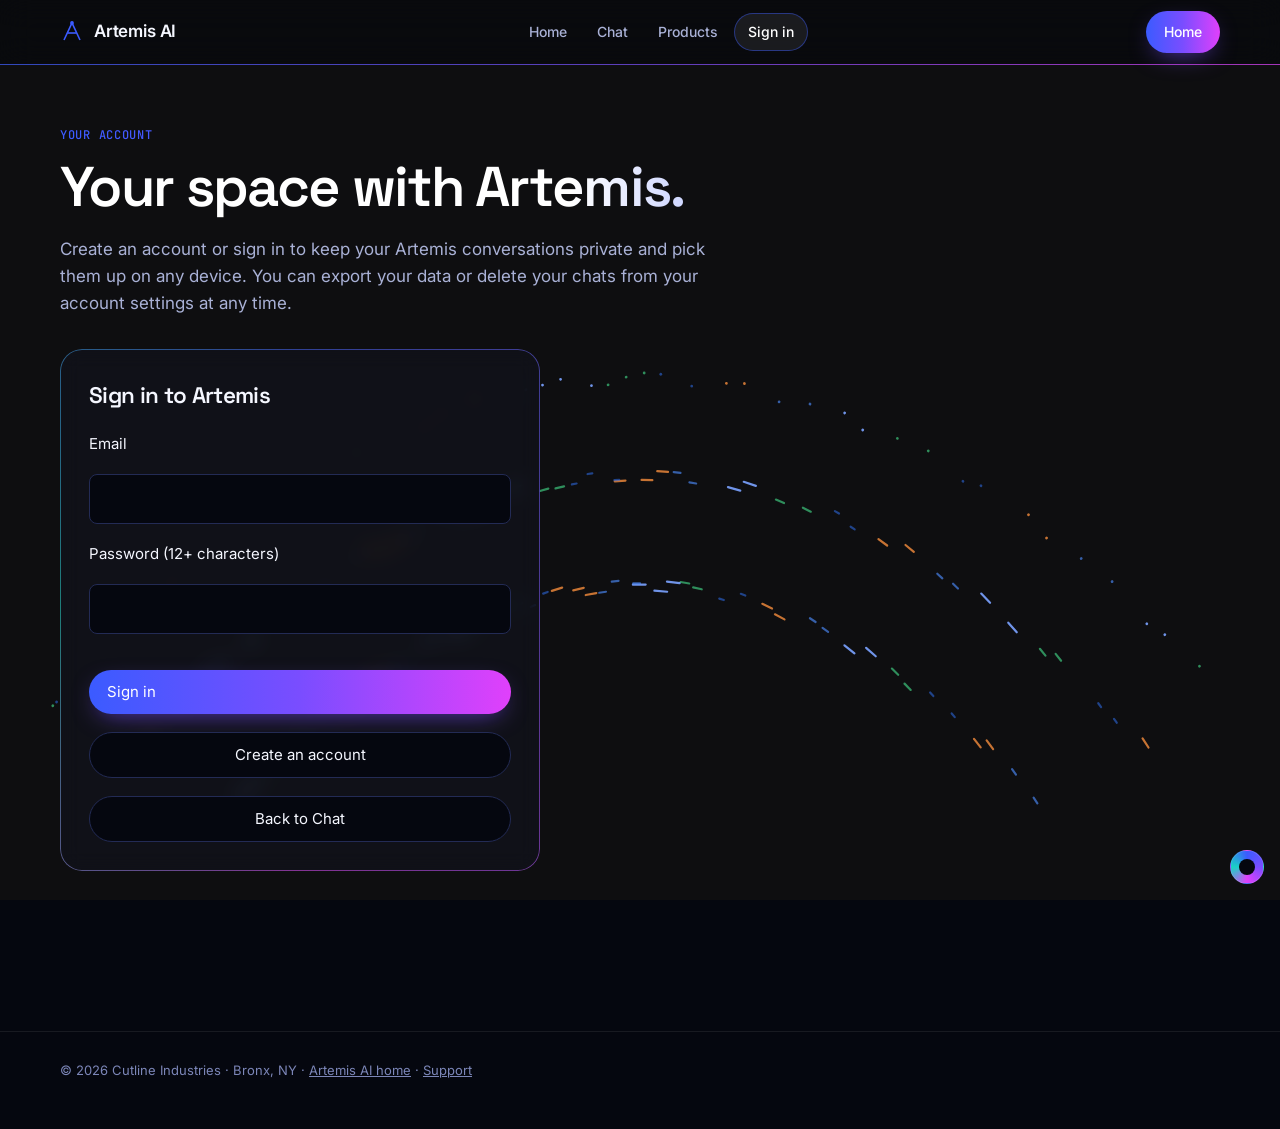
<file: login/index.html>
<!DOCTYPE html>
<html lang="en"><head><meta charset="utf-8"><meta name="viewport" content="width=device-width, initial-scale=1">
<title>Sign in · Artemis AI</title><meta name="robots" content="noindex">
<link rel="canonical" href="https://artemisai-bycutlineindustries.studio/account/">
<meta http-equiv="refresh" content="0; url=/account/">
<script>location.replace('/account/' + location.search + location.hash);</script>
<style>body{margin:0;min-height:100vh;display:grid;place-items:center;background:#07080c;color:#f3f5fb;font:16px/1.6 system-ui,sans-serif}a{color:#8bb4ff}</style>
</head><body><main><p>Sign in and account creation live at <a href="/account/">/account/</a>.</p></main></body></html>
</file>
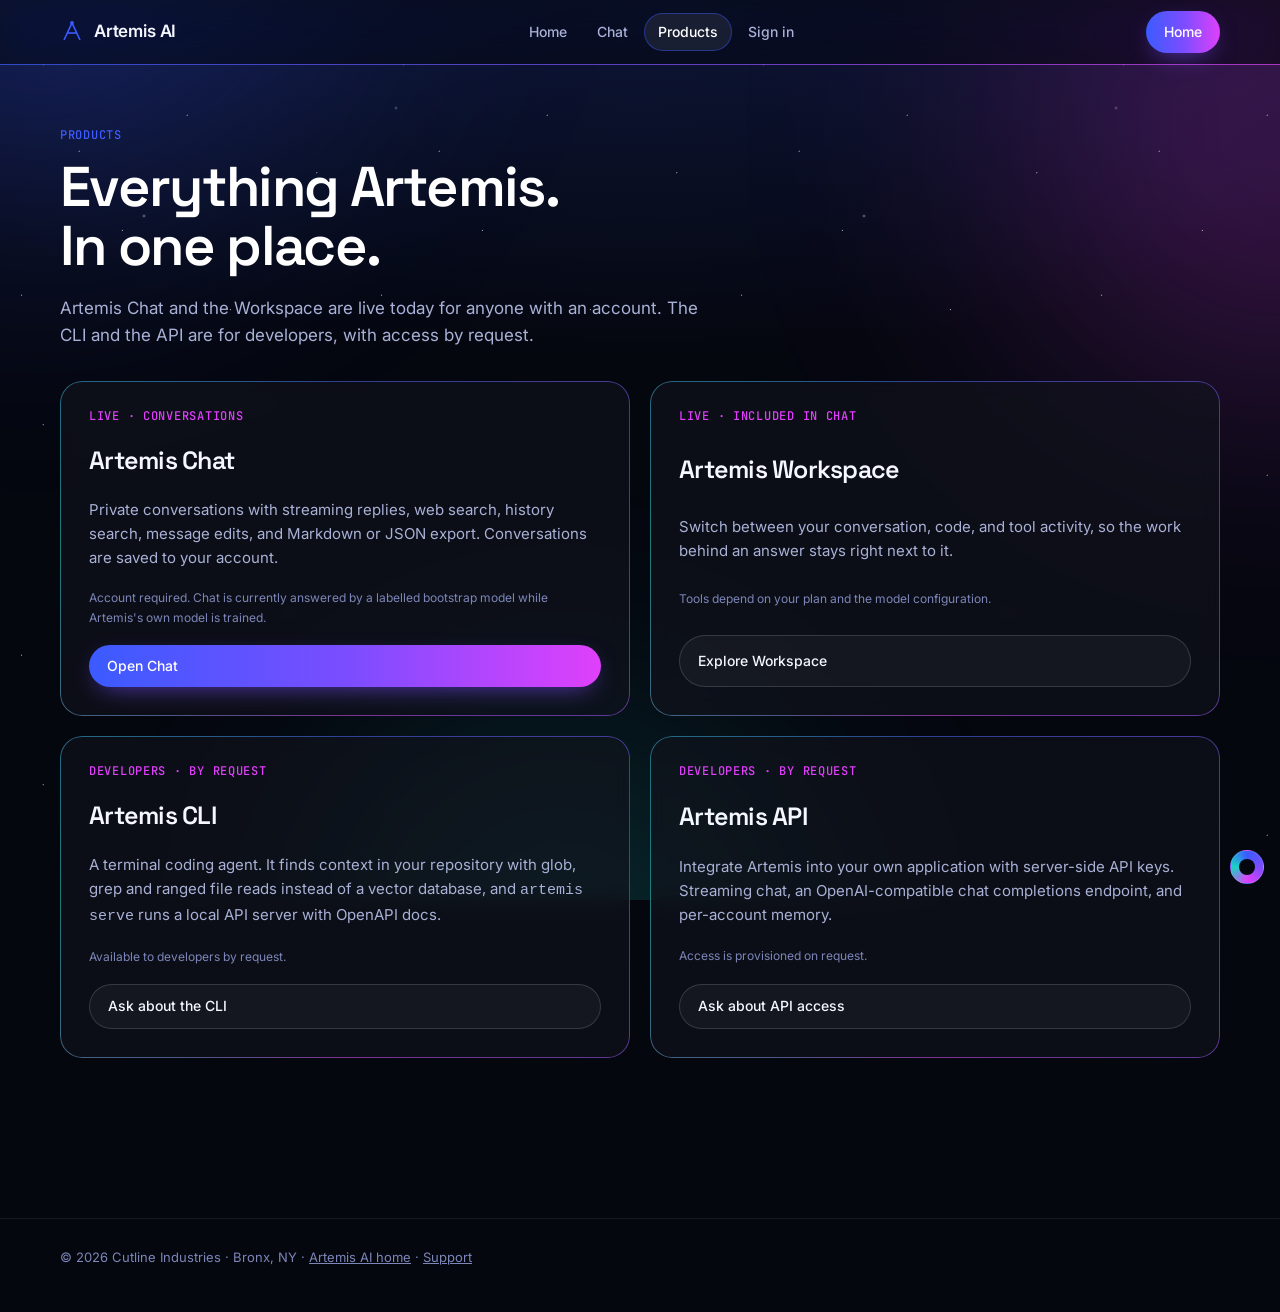
<file: products/index.html>
<!doctype html>
<html lang="en" data-palette="aurora">
<head>
<meta charset="utf-8">
<meta name="viewport" content="width=device-width, initial-scale=1, viewport-fit=cover">
<title>Products · Artemis AI</title>
<link rel="manifest" href="../manifest.webmanifest">
<link rel="icon" href="../artemis-icon.svg">
<link rel="apple-touch-icon" href="../artemis-icon-192.png">
<meta name="theme-color" content="#05070F">
<meta name="description" content="Artemis AI chat, products, and account sign-in.">
<link rel="preconnect" href="https://fonts.googleapis.com">
<link rel="preconnect" href="https://fonts.gstatic.com" crossorigin>
<link rel="stylesheet" href="https://fonts.googleapis.com/css2?family=Space+Grotesk:wght@500;600;700&family=Inter:wght@400;500;600;700&family=JetBrains+Mono:wght@400;500&display=swap">
<link rel="stylesheet" href="../artemis-theme.css">
<link rel="stylesheet" href="../mobile.css">
<link rel="stylesheet" href="../workspace.css">
<link rel="stylesheet" href="../aurora-core.css">
<link rel="stylesheet" href="../aurora-shell.css">
<script>try{var p=localStorage.getItem('artemis-palette');if(p)document.documentElement.setAttribute('data-palette',p);if(localStorage.getItem('artemis-motion')==='paused')document.documentElement.setAttribute('data-motion','paused')}catch(e){}</script>
<script src="../aurora.js" defer></script>
</head>
<body data-start="products">
<div class="sky" aria-hidden="true"><i class="blob b1"></i><i class="blob b2"></i><i class="blob b3"></i><i class="stars"></i><i class="stars2"></i></div>
<header class="nav">
<div class="wrap">
<a class="brand" href="../">
<svg viewBox="0 0 24 24" fill="none" stroke="currentColor" stroke-width="1.6" aria-hidden="true"><path d="M4 20 12 3l8 17"/><path d="M7.5 13h9"/><circle cx="12" cy="3" r="1.1" fill="currentColor"/></svg>
Artemis AI
</a>
<nav class="nav-links" id="navLinks" aria-label="Main">
<a href="../">Home</a>
<button type="button" data-go="chat">Chat</button>
<button type="button" data-go="products">Products</button>
<button type="button" data-go="account" id="accountNav">Sign in</button>
</nav>
<a class="btn btn-primary" href="../">Home</a>
<button class="btn menu-btn" id="menuBtn" type="button" aria-expanded="false" aria-controls="navLinks">Menu</button>
</div>
</header>
<main>
<section class="view" id="view-chat" data-view="chat" hidden>
<div class="wrap">
<div class="chat">
<aside aria-label="Conversations">
<button class="btn new" type="button">New chat</button>
</aside>
<div class="convo">
<div class="msgs" id="msgs">
<div class="msg sys">
<span class="who">Artemis</span>
<form class="waitlist" id="waitlist">
<label for="wl-email" class="eyebrow" style="width:100%">Email</label>
<input id="wl-email" type="email" required placeholder="you@company.com" autocomplete="email">
<button class="btn btn-primary" type="submit">Join waitlist</button>
</form>
<p class="waitlist-done" id="wlDone" hidden>Sign-ups open soon. Until the account service is connected, use the contact note on the homepage.</p>
</div>
</div>
<div class="composer">
<form id="composer">
<label for="prompt" class="eyebrow" style="position:absolute;left:-9999px">Message Artemis</label>
<textarea id="prompt" rows="1" placeholder="Message Artemis"></textarea>
<button class="send" type="submit" aria-label="Send"><svg viewBox="0 0 24 24" fill="none" stroke="currentColor" stroke-width="2" aria-hidden="true"><path d="M12 19V5M5 12l7-7 7 7"/></svg></button>
</form>
<p class="hint">Artemis answers once its first model is connected.</p>
</div>
</div>
</div>
</div>
</section>
<section class="view" id="view-products" data-view="products" >
<div class="wrap"><div class="page-head"><span class="eyebrow">Products</span><h1>Everything Artemis.<br>In one place.</h1><p>Artemis Chat and the Workspace are live today for anyone with an account. The CLI and the API are for developers, with access by request.</p></div>
<div class="product-grid">
<article class="product-card"><span class="eyebrow">Live · Conversations</span><h2>Artemis Chat</h2><p>Private conversations with streaming replies, web search, history search, message edits, and Markdown or JSON export. Conversations are saved to your account.</p><p class="product-status">Account required. Chat is currently answered by a labelled bootstrap model while Artemis's own model is trained.</p><a class="btn btn-primary" href="../chat/" data-track="products_open_chat">Open Chat</a></article>
<article class="product-card"><span class="eyebrow">Live · Included in Chat</span><h2>Artemis Workspace</h2><p>Switch between your conversation, code, and tool activity, so the work behind an answer stays right next to it.</p><p class="product-status">Tools depend on your plan and the model configuration.</p><a class="btn" href="../chat/?panel=code" data-track="products_workspace">Explore Workspace</a></article>
<article class="product-card"><span class="eyebrow">Developers · By request</span><h2>Artemis CLI</h2><p>A terminal coding agent. It finds context in your repository with glob, grep and ranged file reads instead of a vector database, and <code>artemis serve</code> runs a local API server with OpenAPI docs.</p><p class="product-status">Available to developers by request.</p><a class="btn" href="mailto:support@artemisai-bycutlineindustries.studio?subject=Artemis%20CLI%20access" data-track="products_cli_request">Ask about the CLI</a></article>
<article class="product-card"><span class="eyebrow">Developers · By request</span><h2>Artemis API</h2><p>Integrate Artemis into your own application with server-side API keys. Streaming chat, an OpenAI-compatible chat completions endpoint, and per-account memory.</p><p class="product-status">Access is provisioned on request.</p><a class="btn" href="mailto:support@artemisai-bycutlineindustries.studio?subject=Artemis%20API%20access" data-track="products_api_request">Ask about API access</a></article>
</div></div>
</section>
<section class="view" id="view-account" data-view="account" hidden>
<div class="wrap"><div class="page-head"><span class="eyebrow">Your account</span><h1>Your space with Artemis.</h1><p>Create an account or sign in to keep your Artemis conversations private and pick them up on any device. You can export your data or delete your chats from your account settings at any time.</p></div><div id="account-page-content"></div></div>
</section>
</main>
<footer class="shell-foot"><div class="wrap"><p>© 2026 Cutline Industries · Bronx, NY · <a href="../">Artemis AI home</a> · <a href="mailto:support@artemisai-bycutlineindustries.studio">Support</a></p></div></footer>
<script src="../app.js" defer></script>
<script src="../polish.js" defer></script>
<script src="../chat-stream.js" defer></script>
<script src="../chat-render.js" defer></script>
<script src="../workspace.js" defer></script>
</body>
</html>
</file>
<file: aurora-core.css>
/* Artemis "Aurora" core — shared live colour system, from the Figma redesign v1
   (file rEnLGj5NHTFy6BjQNBzcAm, "Foundations & Motion"). Tokens, palettes, sky, gradient primitives.
   Motion only animates transform / opacity / background-position / registered colours. */
@property --s1 { syntax: "<color>"; inherits: true; initial-value: #3B5BFF; }
@property --s2 { syntax: "<color>"; inherits: true; initial-value: #7A4DFF; }
@property --s3 { syntax: "<color>"; inherits: true; initial-value: #E040FB; }
@property --s4 { syntax: "<color>"; inherits: true; initial-value: #19D3C5; }
@property --spin { syntax: "<angle>"; inherits: false; initial-value: 0deg; }

/* Metric-matched fallbacks so the web-font swap does not shift layout (CLS). */
@font-face { font-family: "Inter Fallback"; src: local("Arial"), local("ArialMT"), local("Liberation Sans"), local("Helvetica"); size-adjust: 107.12%; ascent-override: 90.44%; descent-override: 22.52%; line-gap-override: 0%; }
@font-face { font-family: "Grotesk Fallback"; src: local("Arial"), local("ArialMT"), local("Liberation Sans"), local("Helvetica"); size-adjust: 111%; ascent-override: 88%; descent-override: 26%; line-gap-override: 0%; }

:root {
  /* M2 palettes — Aurora is the default */
  --s1: #3B5BFF; --s2: #7A4DFF; --s3: #E040FB; --s4: #19D3C5;
  /* Dark theme tokens */
  --ink: #05070F; --surface: #0B1026; --elevated: #141A3A; --border: #232B55;
  --text: #F5F7FF; --text-2: #A9B1D6; --muted: #7C86B8; --accent: #7A4DFF; --on-accent: #FFFFFF; --live: #19D3C5;
  --display: "Space Grotesk", "Grotesk Fallback", ui-sans-serif, system-ui, sans-serif;
  --sans: "Inter", "Inter Fallback", ui-sans-serif, system-ui, -apple-system, "Segoe UI", sans-serif;
  --mono: "JetBrains Mono", ui-monospace, "SFMono-Regular", Menlo, monospace;
  --r-sm: 6px; --r-md: 12px; --r-lg: 20px; --r-xl: 28px; --r-full: 999px;
  --max: 1200px;
  --grad: linear-gradient(90deg, var(--s1), var(--s2) 25%, var(--s3) 50%, var(--s4) 75%, var(--s1));
  color-scheme: dark;
  transition: --s1 4s ease-in-out, --s2 4s ease-in-out, --s3 4s ease-in-out, --s4 4s ease-in-out;
}
:root[data-palette="aurora"] { --s1: #3B5BFF; --s2: #7A4DFF; --s3: #E040FB; --s4: #19D3C5; }
:root[data-palette="nebula"] { --s1: #2A1B6E; --s2: #9B5CFF; --s3: #FF4FD8; --s4: #5AC8FA; }
:root[data-palette="sunset"] { --s1: #6E2A8C; --s2: #FF4F8B; --s3: #FF6B4A; --s4: #FFC857; }
:root[data-palette="dusk"]   { --s1: #4B3FA0; --s2: #A93F8E; --s3: #F2545B; --s4: #F7B267; }

/* ---------- Sky: M1 aurora drift + M3 starfield (fixed, behind everything) ---------- */
.sky { position: fixed; inset: 0; z-index: -1; overflow: hidden; pointer-events: none; background: radial-gradient(120% 80% at 50% -10%, color-mix(in srgb, var(--s1) 22%, var(--ink)) 0%, var(--ink) 62%); contain: strict; }
.sky .blob { position: absolute; width: 60vmax; height: 60vmax; border-radius: 50%; filter: blur(120px); opacity: .42; will-change: transform; animation: m1-drift 24s linear infinite; }
.sky .b1 { background: radial-gradient(circle at 30% 30%, var(--s1), transparent 60%); top: -26vmax; left: -16vmax; }
.sky .b2 { background: radial-gradient(circle at 60% 40%, var(--s3), transparent 60%); top: -14vmax; right: -24vmax; animation-delay: -8s; opacity: .34; }
.sky .b3 { background: radial-gradient(circle at 50% 50%, var(--s4), transparent 60%); bottom: -34vmax; left: 14vmax; animation-delay: -16s; opacity: .26; }
.sky .stars, .sky .stars2 { position: absolute; left: 0; right: 0; top: 0; height: 200%; will-change: transform; }
.sky .stars { background-image:
    radial-gradient(1px 1px at 12% 18%, #fff, transparent), radial-gradient(1px 1px at 72% 12%, #fff, transparent),
    radial-gradient(1px 1px at 34% 64%, #fff, transparent), radial-gradient(1px 1px at 88% 48%, #fff, transparent),
    radial-gradient(1px 1px at 52% 32%, #fff, transparent), radial-gradient(1px 1px at 6% 82%, #fff, transparent),
    radial-gradient(1px 1px at 64% 86%, #fff, transparent), radial-gradient(1px 1px at 22% 42%, #fff, transparent);
  background-size: 360px 360px; opacity: .7; animation: m3-twinkle 4.5s ease-in-out infinite alternate, m3-drift-a 60s linear infinite; }
.sky .stars2 { background-image:
    radial-gradient(2px 2px at 20% 30%, rgba(255,255,255,.9), transparent), radial-gradient(2px 2px at 80% 70%, rgba(255,255,255,.75), transparent),
    radial-gradient(2px 2px at 55% 15%, rgba(255,255,255,.6), transparent), radial-gradient(2px 2px at 40% 85%, rgba(255,255,255,.8), transparent);
  background-size: 720px 720px; opacity: .5; animation: m3-twinkle 6s ease-in-out -2s infinite alternate, m3-drift-b 60s linear infinite; }
/* 6px/s and 12px/s drift: 360px and 720px tiles over 60s, so the loop is seamless. */
@keyframes m1-drift { 0% { transform: translate3d(0,0,0) rotate(0deg); } 25% { transform: translate3d(8%,6%,0) rotate(90deg); } 50% { transform: translate3d(0,12%,0) rotate(180deg); } 75% { transform: translate3d(-8%,6%,0) rotate(270deg); } 100% { transform: translate3d(0,0,0) rotate(360deg); } }
@keyframes m3-twinkle { from { opacity: .3; } to { opacity: 1; } }
@keyframes m3-drift-a { to { transform: translate3d(0,-360px,0); } }
@keyframes m3-drift-b { to { transform: translate3d(0,-720px,0); } }

/* ---------- Gradient primitives ---------- */
.grad-text { background: var(--grad); background-size: 200% 100%; -webkit-background-clip: text; background-clip: text; color: transparent; animation: pan 12s linear infinite; }
@keyframes pan { from { background-position: 0% 50%; } to { background-position: 200% 50%; } }
@keyframes spin { to { --spin: 360deg; } }

/* Pause motion toggle (WCAG 2.2.2) and reduced motion */
:root[data-motion="paused"] *, :root[data-motion="paused"] *::before, :root[data-motion="paused"] *::after { animation-play-state: paused !important; }
@media (prefers-reduced-motion: reduce) {
  .sky *, .grad-text { animation: none !important; }
  :root { transition: none !important; }
}
</file>
<file: aurora.css>
/* Artemis homepage layout — Figma redesign v1, "Desktop · 1440 / Home" and "Mobile · 390 / Home".
   Needs aurora-core.css first. */
*, *::before, *::after { box-sizing: border-box; }
html { scroll-behavior: smooth; -webkit-text-size-adjust: 100%; }
body { margin: 0; background: var(--ink); color: var(--text); font: 16px/1.6 var(--sans); -webkit-font-smoothing: antialiased; overflow-x: hidden; }
a { color: inherit; }
img, svg { display: block; }
code { font-family: var(--mono); font-size: .88em; }
h1, h2, h3 { font-family: var(--display); font-weight: 600; letter-spacing: -.03em; }
.skip { position: absolute; left: -9999px; top: 8px; z-index: 100; padding: 10px 16px; border-radius: var(--r-full); background: #fff; color: #000; }
.skip:focus { left: 12px; }
:focus-visible { outline: 2px solid var(--s4); outline-offset: 2px; }
.wrap { width: 100%; max-width: var(--max); margin: 0 auto; padding: 0 24px; }
.eyebrow { display: inline-block; font: 500 12px/1 var(--mono); letter-spacing: .14em; text-transform: uppercase; color: var(--accent); }
.eyebrow.g { background: var(--grad); background-size: 200% 100%; -webkit-background-clip: text; background-clip: text; color: transparent; animation: pan 12s linear infinite; }
.tlink { text-decoration: none; background: linear-gradient(currentColor, currentColor) 0 100% / 0 1px no-repeat; transition: background-size .2s ease-out; }
.tlink:hover { background-size: 100% 1px; }

/* ---------- M5 buttons ---------- */
.btn { display: inline-flex; align-items: center; justify-content: center; gap: 8px; min-height: 48px; padding: 0 24px; border-radius: var(--r-full);
  font: 600 15px/1 var(--sans); text-decoration: none; color: var(--text); cursor: pointer; white-space: nowrap; position: relative; isolation: isolate;
  background: rgba(255,255,255,.06); border: 1px solid var(--border); transition: transform .18s ease-out, box-shadow .18s ease-out, border-color .18s, background-position .6s ease; }
.btn.sm { min-height: 38px; padding: 0 16px; font-size: 14px; }
.btn.primary { border: 0; color: var(--on-accent); background: linear-gradient(90deg, var(--s1), var(--s2) 33%, var(--s3) 66%, var(--s1)); background-size: 200% 100%; background-position: 0% 50%; }
.btn.primary:hover { background-position: 100% 50%; transform: translateY(-2px); box-shadow: 0 8px 32px color-mix(in srgb, var(--s2) 40%, transparent); }
.btn.secondary::before { content: ""; position: absolute; inset: -1px; border-radius: inherit; padding: 1px; z-index: -1; background: var(--grad);
  -webkit-mask: linear-gradient(#000 0 0) content-box, linear-gradient(#000 0 0); -webkit-mask-composite: xor; mask-composite: exclude; opacity: 0; transition: opacity .18s; }
.btn.secondary:hover { border-color: transparent; }
.btn.secondary:hover::before { opacity: 1; }

/* ---------- Nav ---------- */
.top { position: sticky; top: 0; z-index: 30; background: rgba(5,7,15,.6); -webkit-backdrop-filter: blur(16px) saturate(140%); backdrop-filter: blur(16px) saturate(140%); border-bottom: 1px solid color-mix(in srgb, var(--border) 70%, transparent); }
.top .wrap { display: flex; align-items: center; gap: 24px; height: 68px; }
.brand { display: inline-flex; align-items: center; gap: 10px; font: 600 18px/1 var(--display); letter-spacing: -.02em; text-decoration: none; }
.brand svg { width: 28px; height: 28px; }
.menu { display: flex; gap: 4px; margin: 0 auto; }
.menu a { padding: 8px 14px; border-radius: var(--r-full); color: var(--text-2); text-decoration: none; font-size: 14px; font-weight: 500; transition: color .2s, background-color .2s; }
.menu a:hover { color: var(--text); background: rgba(255,255,255,.06); }
.top .actions { display: flex; gap: 10px; align-items: center; }
.top .signin { color: var(--text); text-decoration: none; font-size: 14px; font-weight: 500; padding: 8px 6px; }
.burger { display: none; width: 42px; height: 42px; border-radius: var(--r-md); border: 1px solid var(--border); background: transparent; color: var(--text); cursor: pointer; }
.burger svg { width: 18px; height: 18px; margin: auto; }
.drawer { display: none; }
@media (max-width: 900px) {
  .menu, .top .actions { display: none; }
  .burger { display: grid; place-items: center; margin-left: auto; }
  .drawer { border-top: 1px solid var(--border); padding: 8px 20px 20px; flex-direction: column; }
  .drawer.open { display: flex; }
  .drawer a:not(.btn) { padding: 14px 2px; text-decoration: none; color: var(--text-2); border-bottom: 1px solid rgba(255,255,255,.05); }
  .drawer .btn { margin-top: 14px; }
}

/* ---------- Hero: aurora + starfield + Apollo arc ---------- */
.hero { position: relative; padding: clamp(56px, 10vh, 112px) 0 clamp(64px, 10vh, 120px); text-align: center; overflow: hidden; }
.hero-arc { width: clamp(96px, 12vw, 148px); height: auto; margin: 0 auto 26px; overflow: visible; }
.hero-arc path { fill: none; stroke: url(#arc-grad); stroke-width: 3; stroke-linecap: round; stroke-dasharray: 100; stroke-dashoffset: 0; animation: m4-draw 1.6s cubic-bezier(.22,1,.36,1) both; filter: drop-shadow(0 0 10px color-mix(in srgb, var(--s2) 60%, transparent)); }
@keyframes m4-draw { from { stroke-dashoffset: 100; } to { stroke-dashoffset: 0; } }
.hero .orbit { position: absolute; left: 50%; bottom: -1px; width: min(1500px, 170%); transform: translateX(-50%); pointer-events: none; opacity: .75; }
.hero .orbit path { fill: none; stroke-linecap: round; }
.hero .orbit .o1 { stroke: url(#arc-grad); stroke-width: 1.4; stroke-dasharray: 4 12; animation: dash 40s linear infinite; }
.hero .orbit .o2 { stroke: rgba(169,177,214,.16); stroke-width: 1; }
@keyframes dash { to { stroke-dashoffset: -640; } }
.status-chip { display: inline-flex; align-items: center; gap: 8px; padding: 6px 14px 6px 10px; border-radius: var(--r-full); border: 1px solid var(--border); background: rgba(11,16,38,.6); font: 500 12.5px/1.2 var(--mono); color: var(--text-2); text-decoration: none; }
.dot { position: relative; width: 8px; height: 8px; border-radius: 50%; background: var(--muted); flex: none; }
.dot.ok { background: var(--live); }
.dot.ok::after { content: ""; position: absolute; inset: 0; border-radius: 50%; background: var(--live); animation: m8-pulse 2s ease-out infinite; }
.dot.bad { background: #F2545B; }
@keyframes m8-pulse { from { transform: scale(1); opacity: .8; } to { transform: scale(1.6); opacity: 0; } }
.hero h1 { margin: 22px auto 20px; max-width: 14ch; font-size: clamp(44px, 7.6vw, 96px); line-height: 1; letter-spacing: -.045em; }
.hero h1 span { display: inline-block; padding-bottom: .05em; }
.hero .lede { margin: 0 auto; max-width: 620px; color: var(--text-2); font-size: clamp(16px, 1.5vw, 19px); }
.hero .ctas { display: flex; gap: 12px; justify-content: center; flex-wrap: wrap; margin-top: 34px; }
.hero .note { margin-top: 16px; font: 12.5px/1.5 var(--mono); color: var(--muted); }

/* ---------- Sections ---------- */
.band { position: relative; padding: clamp(56px, 9vw, 112px) 0; }
.band h2 { margin: 14px 0 16px; font-size: clamp(32px, 4.6vw, 56px); line-height: 1.04; max-width: 20ch; }
.band .intro { margin: 0 0 40px; max-width: 680px; color: var(--text-2); font-size: 17px; }
.what { display: grid; grid-template-columns: 1.1fr .9fr; gap: 40px; align-items: start; }
.what .facts { display: grid; gap: 12px; margin: 0; }
.what .facts div { padding: 18px 20px; border-radius: var(--r-lg); background: rgba(11,16,38,.6); border: 1px solid var(--border); }
.what dt { font: 500 12px/1 var(--mono); letter-spacing: .1em; text-transform: uppercase; color: var(--muted); }
.what dd { margin: 8px 0 0; color: var(--text); }
@media (max-width: 860px) { .what { grid-template-columns: 1fr; gap: 24px; } }

/* 01 / 02 / 03 feature rows */
.feature { display: grid; grid-template-columns: 1fr 1fr; gap: clamp(28px, 5vw, 72px); align-items: center; padding: clamp(40px, 6vw, 72px) 0; border-top: 1px solid color-mix(in srgb, var(--border) 60%, transparent); }
.feature:nth-child(even) .feature-copy { order: 2; }
.feature .num { font: 600 clamp(48px, 6vw, 80px)/1 var(--display); letter-spacing: -.05em; }
.feature h3 { margin: 10px 0 12px; font-size: clamp(26px, 3vw, 36px); line-height: 1.1; }
.feature p { margin: 0 0 14px; color: var(--text-2); }
.feature ul { margin: 0 0 18px; padding: 0; list-style: none; display: grid; gap: 8px; }
.feature li { color: var(--text-2); padding-left: 22px; position: relative; }
.feature li::before { content: ""; position: absolute; left: 0; top: .62em; width: 10px; height: 2px; border-radius: 2px; background: var(--grad); background-size: 200% 100%; }
.feature .more { font-weight: 600; color: var(--text); }
@media (max-width: 860px) { .feature { grid-template-columns: 1fr; } .feature:nth-child(even) .feature-copy { order: 0; } }

/* ---------- M6 cards with pointer glow ---------- */
.card { position: relative; isolation: isolate; border-radius: var(--r-xl); background: rgba(11,16,38,.72); border: 1px solid var(--border); overflow: hidden;
  -webkit-backdrop-filter: blur(10px); backdrop-filter: blur(10px); transition: border-color .24s; }
.card::before { content: ""; position: absolute; inset: 0; z-index: -1; opacity: 0; transition: opacity .24s;
  background: radial-gradient(420px circle at var(--mx, 50%) var(--my, 50%), color-mix(in srgb, var(--s2) 18%, transparent), transparent 60%); }
.card::after { content: ""; position: absolute; inset: 0; border-radius: inherit; padding: 1px; pointer-events: none; background: var(--grad);
  -webkit-mask: linear-gradient(#000 0 0) content-box, linear-gradient(#000 0 0); -webkit-mask-composite: xor; mask-composite: exclude; opacity: 0; transition: opacity .24s; }
.card:hover { border-color: transparent; }
.card:hover::before, .card:hover::after { opacity: 1; }
.card-top { display: flex; align-items: center; gap: 8px; padding: 14px 18px; border-bottom: 1px solid var(--border); font: 500 12.5px/1 var(--mono); color: var(--text-2); }
.card-top .tag { margin-left: auto; display: inline-flex; align-items: center; gap: 6px; color: var(--muted); }
.card-body { padding: 20px 18px 22px; }

/* chat preview + M8 caret */
.bub { max-width: 88%; padding: 12px 16px; border-radius: 18px; font-size: 14.5px; line-height: 1.55; margin-bottom: 12px; }
.bub.u { margin-left: auto; border-bottom-right-radius: 6px; background: linear-gradient(135deg, color-mix(in srgb, var(--s1) 35%, var(--elevated)), color-mix(in srgb, var(--s2) 30%, var(--elevated))); }
.bub.a { background: var(--elevated); border: 1px solid var(--border); border-bottom-left-radius: 6px; color: var(--text-2); }
.caret { display: inline-block; width: .55em; height: 1.1em; margin-left: 2px; vertical-align: -.18em; background: var(--s4); animation: m8-caret 1s steps(2) infinite; }
@keyframes m8-caret { 50% { opacity: 0; } }
.composer { display: flex; align-items: center; justify-content: space-between; margin-top: 8px; padding: 8px 8px 8px 16px; border-radius: var(--r-full); border: 1px solid var(--border); background: rgba(5,7,15,.6); color: var(--muted); font-size: 14px; }
.composer i { width: 34px; height: 34px; border-radius: 50%; background: var(--grad); background-size: 200% 100%; display: grid; place-items: center; color: #fff; font-style: normal; }

/* code / terminal preview */
.term { margin: 0; padding: 20px 18px; font: 13.5px/1.8 var(--mono); color: var(--text-2); white-space: pre-wrap; word-break: break-word; }
.term .p { color: var(--muted); user-select: none; } .term .k { color: var(--s4); } .term .c { color: var(--muted); }

/* build preview */
.stack { display: grid; gap: 10px; }
.stack div { display: flex; justify-content: space-between; gap: 12px; padding: 14px 16px; border-radius: var(--r-md); border: 1px solid var(--border); background: rgba(5,7,15,.5); }
.stack b { font-weight: 600; } .stack span { font: 12px/1.6 var(--mono); color: var(--muted); text-align: right; }

/* ---------- How it works + live status ---------- */
.how { display: grid; grid-template-columns: 1.15fr .85fr; gap: 24px; align-items: start; }
.steps { list-style: none; margin: 0; padding: 0; display: grid; gap: 12px; counter-reset: s; }
.steps li { counter-increment: s; display: grid; grid-template-columns: 44px 1fr; gap: 14px; padding: 18px; border-radius: var(--r-lg); border: 1px solid var(--border); background: rgba(11,16,38,.6); }
.steps li::before { content: counter(s, decimal-leading-zero); display: grid; place-items: center; width: 44px; height: 44px; border-radius: var(--r-md); font: 600 14px/1 var(--mono); color: #fff; background: var(--grad); background-size: 200% 100%; }
.steps b { display: block; font-family: var(--display); font-size: 18px; margin-bottom: 2px; }
.steps span { color: var(--text-2); font-size: 15px; }
.brains { display: flex; flex-wrap: wrap; gap: 8px; margin-top: 18px; padding: 0; list-style: none; }
.brains li { padding: 6px 12px; border-radius: var(--r-full); border: 1px solid var(--border); font: 500 12.5px/1.2 var(--mono); color: var(--text-2); background: rgba(5,7,15,.5); }
.kv { list-style: none; margin: 0; padding: 0; }
.kv li { display: flex; justify-content: space-between; gap: 16px; padding: 11px 0; border-bottom: 1px solid color-mix(in srgb, var(--border) 70%, transparent); font-size: 14.5px; color: var(--text-2); }
.kv li:last-child { border-bottom: 0; }
.kv b { color: var(--text); font-weight: 600; text-align: right; }
.kv b.on { color: var(--live); } .kv b.off { color: var(--muted); }
.src { margin: 14px 0 0; font: 12px/1.6 var(--mono); color: var(--muted); }
@media (max-width: 900px) { .how { grid-template-columns: 1fr; } }

/* ---------- About + CTA ---------- */
.about { display: grid; grid-template-columns: 1.2fr .8fr; gap: 24px; }
.about .card-body { padding: 28px; }
.about p { color: var(--text-2); margin: 0 0 12px; }
.about address { font-style: normal; color: var(--text-2); line-height: 1.9; }
@media (max-width: 860px) { .about { grid-template-columns: 1fr; } }
.finale { position: relative; isolation: isolate; overflow: hidden; text-align: center; border-radius: 36px; padding: clamp(56px, 9vw, 112px) 24px; border: 1px solid var(--border);
  background: linear-gradient(120deg, color-mix(in srgb, var(--s1) 55%, var(--ink)), color-mix(in srgb, var(--s2) 50%, var(--ink)) 35%, color-mix(in srgb, var(--s3) 45%, var(--ink)) 70%, color-mix(in srgb, var(--s4) 45%, var(--ink)));
  background-size: 200% 200%; animation: m1-hero 18s ease-in-out infinite alternate; }
.finale::before { content: ""; position: absolute; inset: 0; z-index: -1; background: rgba(5,7,15,.55); }
@keyframes m1-hero { from { background-position: 0% 50%; } to { background-position: 100% 50%; } }
.finale h2 { margin: 0 auto 14px; font-size: clamp(36px, 5.4vw, 68px); line-height: 1.02; max-width: 16ch; }
.finale p { color: var(--text-2); margin: 0 auto 30px; max-width: 520px; }
.finale .ctas { display: flex; gap: 12px; justify-content: center; flex-wrap: wrap; }

/* ---------- Footer with palette picker + Pause motion ---------- */
.foot { margin-top: 56px; padding: 44px 0 56px; border-top: 1px solid var(--border); color: var(--text-2); font-size: 14px; }
.foot .row { display: flex; flex-wrap: wrap; gap: 20px 40px; align-items: flex-start; justify-content: space-between; }
.foot .about-line { margin: 10px 0 0; max-width: 360px; }
.foot nav { display: flex; gap: 18px; flex-wrap: wrap; }
.foot nav a { color: var(--text-2); }
.controls { display: flex; flex-wrap: wrap; gap: 14px; align-items: center; }
.controls .lbl { font-size: 13px; color: var(--muted); }
.swatches { display: flex; gap: 6px; }
.swatch { width: 30px; height: 30px; border-radius: 50%; border: 2px solid transparent; padding: 0; cursor: pointer; background-clip: padding-box; }
.swatch[aria-pressed="true"] { border-color: #fff; }
.swatch.auto { background: conic-gradient(from var(--spin), var(--s1), var(--s2), var(--s3), var(--s4), var(--s1)); animation: spin 8s linear infinite; }
.swatch[data-pick="aurora"] { background: linear-gradient(135deg, #3B5BFF, #7A4DFF, #E040FB, #19D3C5); }
.swatch[data-pick="nebula"] { background: linear-gradient(135deg, #2A1B6E, #9B5CFF, #FF4FD8, #5AC8FA); }
.swatch[data-pick="sunset"] { background: linear-gradient(135deg, #6E2A8C, #FF4F8B, #FF6B4A, #FFC857); }
.swatch[data-pick="dusk"]   { background: linear-gradient(135deg, #4B3FA0, #A93F8E, #F2545B, #F7B267); }
.pause { display: inline-flex; align-items: center; gap: 8px; min-height: 36px; padding: 0 14px; border-radius: var(--r-full); border: 1px solid var(--border); background: transparent; color: var(--text-2); font: 500 13px/1 var(--sans); cursor: pointer; }
.pause .i { font-family: var(--mono); font-size: 11px; }
.legal { margin-top: 28px; font: 12px/1.6 var(--mono); color: var(--muted); }

/* ---------- M7 reveal (content visible by default; JS opts in) ---------- */
.js .rv { opacity: 0; transform: translateY(16px); transition: opacity .5s ease-out, transform .5s ease-out; transition-delay: calc(var(--i, 0) * 60ms); }
.js .rv.in { opacity: 1; transform: none; }

@media (prefers-reduced-motion: reduce) {
  html { scroll-behavior: auto; }
  .hero-arc path { animation: none; stroke-dashoffset: 0; }
  .hero .orbit .o1, .eyebrow.g, .dot.ok::after, .finale, .swatch.auto { animation: none !important; }
  .caret { animation: none; }
  .btn, .btn.primary:hover { transform: none !important; transition: background-color .15s, border-color .15s, color .15s; }
  .btn.primary:hover { background-position: 0 50%; filter: brightness(1.1); }
  .card::before { display: none; }
  .js .rv { transform: none; transition: opacity .15s linear; transition-delay: 0ms; }
}
</file>
<file: artemis-theme.css>
:root {
--bg: #ffffff;
--surface: #f8f9fc;
--raise: #ffffff;
--line: #e8eaee;
--hair: rgba(33, 34, 38, 0.06);
--fg: #121317;
--body: #45474d;
--muted: #6a6a71;
--accent: #3279f9;
--accent-deep: #1a73e8;
--accent-soft: rgba(50, 121, 249, 0.08);
--cyan: #22d3ee;
--good: #0f9d58;
--warn: #b26a00;
--bad: #d93025;
--shadow: 0 1px 2px rgba(18, 19, 23, 0.04), 0 8px 28px rgba(50, 121, 249, 0.06);
--glow: 0 0 0 1px rgba(50, 121, 249, 0.08), 0 18px 60px rgba(50, 121, 249, 0.14);
--ws-bg: #101114;
--ws-panel: #16181d;
--ws-raise: #1d2027;
--ws-line: #2a2e37;
--ws-fg: #e9ebf0;
--ws-body: #aab0bc;
--ws-muted: #737a88;
--ws-accent: #6aa0ff;
--ws-good: #3fcf8e;
--ws-warn: #f2b84b;
--ws-bad: #ff7b72;
--ws-term: #a7f3d0;
--font-ui: "Inter", ui-sans-serif, system-ui, -apple-system, "Segoe UI", sans-serif;
--font-mono: "JetBrains Mono", ui-monospace, "SFMono-Regular", Menlo, monospace;
--radius: 22px;
--radius-sm: 14px;
--max: 1180px;
}
@media (prefers-color-scheme: dark) {
:root:not([data-theme="light"]) {
--bg: #0d0e11; --surface: #14161b; --raise: #181a20; --line: #262932; --hair: rgba(255,255,255,.06);
--fg: #eef0f4; --body: #b4b9c4; --muted: #868c99;
--accent: #6aa0ff; --accent-deep: #8bb4ff; --accent-soft: rgba(106,160,255,.12);
--good: #3fcf8e; --warn: #f2b84b; --bad: #ff7b72;
--shadow: 0 1px 2px rgba(0,0,0,.3), 0 8px 28px rgba(0,0,0,.35);
--glow: 0 0 0 1px rgba(106,160,255,.14), 0 18px 60px rgba(106,160,255,.12);
color-scheme: dark;
}
}
:root[data-theme="dark"] {
--bg: #0d0e11; --surface: #14161b; --raise: #181a20; --line: #262932; --hair: rgba(255,255,255,.06);
--fg: #eef0f4; --body: #b4b9c4; --muted: #868c99;
--accent: #6aa0ff; --accent-deep: #8bb4ff; --accent-soft: rgba(106,160,255,.12);
--good: #3fcf8e; --warn: #f2b84b; --bad: #ff7b72;
--shadow: 0 1px 2px rgba(0,0,0,.3), 0 8px 28px rgba(0,0,0,.35);
--glow: 0 0 0 1px rgba(106,160,255,.14), 0 18px 60px rgba(106,160,255,.12);
color-scheme: dark;
}
* { box-sizing: border-box; }
[hidden] { display: none !important; }
body { margin: 0; background: var(--bg); color: var(--fg); font: 15px/1.6 var(--font-ui); -webkit-font-smoothing: antialiased; }
a { color: inherit; }
button { font: inherit; color: inherit; }
:focus-visible { outline: 2px solid var(--accent); outline-offset: 2px; border-radius: 8px; }
h1, h2, h3 { text-wrap: balance; margin: 0; font-weight: 600; letter-spacing: -.02em; }
p { margin: 0; }
.wrap { max-width: var(--max); margin-inline: auto; padding-inline: 20px; }
.mono { font-family: var(--font-mono); font-variant-numeric: tabular-nums; }
.eyebrow { font: 500 12px/1 var(--font-mono); letter-spacing: .06em; text-transform: uppercase; color: var(--muted); }
.nav { position: sticky; top: env(safe-area-inset-top, 0px); z-index: 20;
background: color-mix(in srgb, var(--bg) 85%, transparent); backdrop-filter: saturate(1.4) blur(14px);
border-bottom: 1px solid var(--hair); }
.nav .wrap { display: flex; align-items: center; gap: 20px; height: 64px; }
.brand { display: flex; align-items: center; gap: 10px; font-weight: 600; font-size: 17px; letter-spacing: -.01em; background: none; border: 0; cursor: pointer; padding: 0; }
.brand svg { width: 24px; height: 24px; color: var(--accent); }
.nav-links { display: flex; gap: 2px; flex: 1; justify-content: center; }
.nav-links button { background: none; border: 0; cursor: pointer; padding: 8px 14px; border-radius: 999px; color: var(--body); font-size: 14px; font-weight: 500; }
.nav-links button:hover { color: var(--fg); background: var(--surface); }
.nav-links button[aria-current="page"] { color: var(--fg); background: var(--surface); }
.btn { display: inline-flex; align-items: center; gap: 8px; cursor: pointer; border-radius: 999px; padding: 10px 18px;
font-size: 14px; font-weight: 500; border: 1px solid var(--line); background: var(--raise); text-decoration: none; transition: box-shadow .2s, transform .2s; }
.btn:hover { box-shadow: var(--shadow); }
.btn-primary { background: var(--fg); color: var(--bg); border-color: var(--fg); }
.btn-blue { background: var(--accent); color: #fff; border-color: var(--accent); }
.btn-blue:hover { box-shadow: var(--glow); }
.btn .arr { transition: transform .2s; }
.btn:hover .arr { transform: translateX(3px); }
.menu-btn { display: none; }
@media (max-width: 820px) {
.nav-links { display: none; position: absolute; top: 64px; left: 0; right: 0; flex-direction: column; background: var(--bg);
border-bottom: 1px solid var(--line); padding: 8px 16px 16px; }
.nav-links.open { display: flex; }
.nav-links button { text-align: left; padding: 12px 14px; }
.menu-btn { display: inline-flex; margin-left: auto; }
.nav .wrap > .btn-primary { display: none; }
}
main { padding-block: 0 96px; }
.view { animation: rise .35s ease; }
@keyframes rise { from { opacity: .3; transform: translateY(6px); } to { opacity: 1; transform: none; } }
@media (prefers-reduced-motion: reduce) { .view { animation: none; } .btn, .btn .arr { transition: none; } }
.notice { display: inline-flex; gap: 8px; align-items: baseline; flex-wrap: wrap; font-size: 13px; color: var(--body);
background: var(--accent-soft); border-radius: 999px; padding: 6px 14px; justify-self: start; }
.notice strong { color: var(--accent-deep); font-weight: 600; }
.window { background: var(--ws-bg); color: var(--ws-fg); border: 1px solid var(--ws-line); border-radius: var(--radius);
box-shadow: var(--glow); overflow: hidden; }
.window-bar { display: flex; align-items: center; gap: 8px; padding: 12px 16px; border-bottom: 1px solid var(--ws-line); background: var(--ws-panel); }
.window-bar i { width: 11px; height: 11px; border-radius: 50%; background: var(--ws-line); }
.window-bar span { margin-left: 10px; font: 500 12px var(--font-mono); color: var(--ws-muted); }
.section { padding-block: 88px 0; display: grid; gap: 32px; }
.section-head { display: grid; gap: 10px; justify-items: center; text-align: center; }
.section-head h2 { font-size: clamp(28px, 4vw, 40px); }
.section-head p { color: var(--body); max-width: 56ch; }
.section-head.left { justify-items: start; text-align: left; grid-template-columns: 1fr auto; align-items: end; }
.mini { padding: 14px; display: grid; gap: 8px; font-size: 12.5px; color: var(--ws-body); }
.mini-row { display: flex; justify-content: space-between; gap: 10px; align-items: center; padding: 8px 10px; border-radius: 10px; background: var(--ws-raise); }
.mini-row b { color: var(--ws-fg); font-weight: 500; font-family: var(--font-mono); }
.posts { display: grid; gap: 12px; }
.post { display: grid; grid-template-columns: 160px minmax(0,1fr) auto; gap: 20px; padding: 20px 24px; border-radius: var(--radius-sm);
background: var(--surface); align-items: baseline; }
.post h3 { font-size: 17px; letter-spacing: -.01em; }
.post p { color: var(--body); font-size: 14px; margin-top: 4px; }
.post .tag { font: 500 12px var(--font-mono); color: var(--muted); white-space: nowrap; }
@media (max-width: 640px) { .post { grid-template-columns: 1fr; gap: 6px; } }
.lab-head { padding-block: 48px 24px; display: grid; gap: 12px; }
.lab-head h1 { font-size: clamp(30px, 4.5vw, 44px); }
.shell { display: grid; grid-template-columns: 210px minmax(0, 1fr); min-height: 580px; }
.shell-tabs { display: flex; flex-direction: column; gap: 2px; padding: 12px; border-right: 1px solid var(--ws-line); background: var(--ws-panel); }
.shell-tabs [role="tab"] { display: flex; align-items: center; gap: 10px; text-align: left; background: none; border: 0; border-radius: 10px;
padding: 9px 10px; cursor: pointer; color: var(--ws-body); font-size: 14px; }
.shell-tabs [role="tab"] svg { width: 16px; height: 16px; flex: none; }
.shell-tabs [role="tab"]:hover { background: var(--ws-raise); color: var(--ws-fg); }
.shell-tabs [role="tab"][aria-selected="true"] { background: var(--ws-raise); color: var(--ws-fg); box-shadow: inset 2px 0 0 var(--ws-accent); }
.shell-tabs .count { margin-left: auto; font: 500 11px var(--font-mono); color: var(--ws-muted); }
.shell-tabs:focus-within [role="tab"]:focus-visible { outline-color: var(--ws-accent); }
.shell-viewport { min-width: 0; padding: 20px; display: grid; align-content: start; gap: 18px; color: var(--ws-fg); }
@media (max-width: 760px) {
.shell { grid-template-columns: 1fr; }
.shell-tabs { flex-direction: row; overflow-x: auto; border-right: 0; border-bottom: 1px solid var(--ws-line); }
.shell-tabs [role="tab"] { white-space: nowrap; }
.shell-tabs [role="tab"][aria-selected="true"] { box-shadow: inset 0 -2px 0 var(--ws-accent); }
.shell-tabs .count { display: none; }
}
.window .eyebrow { color: var(--ws-muted); }
.kpis { display: grid; grid-template-columns: repeat(4, minmax(0,1fr)); gap: 12px; }
.kpi { background: var(--ws-panel); border: 1px solid var(--ws-line); border-radius: var(--radius-sm); padding: 14px; display: grid; gap: 6px; min-width: 0; }
.kpi .v { font: 600 21px/1.1 var(--font-mono); font-variant-numeric: tabular-nums; }
.kpi .s { font-size: 12px; color: var(--ws-muted); }
.meter { height: 6px; border-radius: 99px; background: var(--ws-line); overflow: hidden; }
.meter i { display: block; height: 100%; background: var(--ws-accent); border-radius: inherit; }
@media (max-width: 900px) { .kpis { grid-template-columns: 1fr 1fr; } }
.panel { background: var(--ws-panel); border: 1px solid var(--ws-line); border-radius: var(--radius-sm); padding: 16px; display: grid; gap: 12px; min-width: 0; }
.panel-head { display: flex; justify-content: space-between; align-items: baseline; gap: 12px; flex-wrap: wrap; }
.panel-head h3 { font-size: 15px; letter-spacing: -.01em; }
.chart svg { width: 100%; height: auto; display: block; }
.chart .grid { stroke: var(--ws-line); stroke-width: 1; }
.chart .axis { fill: var(--ws-muted); font: 11px var(--font-mono); }
.chart .l1 { stroke: var(--ws-accent); fill: none; stroke-width: 2; }
.chart .l2 { stroke: var(--ws-muted); fill: none; stroke-width: 1.5; stroke-dasharray: 4 4; }
.chart .area { fill: var(--ws-accent); opacity: .14; }
.chart .dot { fill: var(--ws-accent); }
.legend { display: flex; gap: 16px; font-size: 12px; color: var(--ws-muted); }
.legend span::before { content: ""; display: inline-block; width: 14px; height: 2px; vertical-align: middle; margin-right: 6px; background: var(--ws-accent); }
.legend span.b::before { background: var(--ws-muted); }
.table-wrap { overflow-x: auto; }
table { width: 100%; border-collapse: collapse; font-size: 13px; }
th, td { text-align: left; padding: 10px 8px; border-bottom: 1px solid var(--ws-line); white-space: nowrap; }
th { font: 500 11px var(--font-mono); text-transform: uppercase; letter-spacing: .06em; color: var(--ws-muted); }
td.num { font-family: var(--font-mono); font-variant-numeric: tabular-nums; text-align: right; }
th.num { text-align: right; }
.pill { display: inline-flex; align-items: center; gap: 6px; font: 500 11px var(--font-mono); padding: 3px 9px; border-radius: 99px; background: color-mix(in srgb, currentColor 14%, transparent); }
.pill::before { content: ""; width: 6px; height: 6px; border-radius: 50%; background: currentColor; }
.pill.run { color: var(--ws-accent); }
.pill.run::before { animation: pulse 1.4s ease-in-out infinite; }
.pill.kept { color: var(--ws-good); }
.pill.drop { color: var(--ws-muted); }
.pill.fail { color: var(--ws-bad); }
.pill.queue { color: var(--ws-warn); }
@keyframes pulse { 50% { opacity: .25; } }
@media (prefers-reduced-motion: reduce) { .pill.run::before { animation: none; } }
.reports { display: grid; gap: 12px; }
.report { display: grid; gap: 8px; }
.report ul { margin: 0; padding-left: 18px; color: var(--ws-body); font-size: 14px; display: grid; gap: 4px; }
.terminal { background: #0a0b0d; color: #c9d1dd; border-radius: var(--radius-sm); border: 1px solid var(--ws-line);
font: 12.5px/1.75 var(--font-mono); padding: 16px; overflow-x: auto; min-height: 380px; margin: 0; }
.terminal .t { color: #6f7887; }
.terminal .ok { color: var(--ws-term); }
.terminal .hl { color: #8fb0ff; }
.terminal .wn { color: var(--ws-warn); }
.locked { display: grid; place-items: center; text-align: center; gap: 10px; min-height: 380px; color: var(--ws-body);
border: 1px dashed var(--ws-line); border-radius: var(--radius-sm); padding: 24px; }
.locked svg { width: 28px; height: 28px; color: var(--ws-muted); }
.locked b { color: var(--ws-fg); }
.chat { display: grid; grid-template-columns: 250px minmax(0,1fr); border: 1px solid var(--line); border-radius: var(--radius);
overflow: hidden; margin-top: 32px; min-height: 620px; box-shadow: var(--shadow); background: var(--raise); }
.chat aside { background: var(--surface); border-right: 1px solid var(--line); padding: 14px; display: grid; align-content: start; gap: 4px; }
.chat aside .new { justify-content: center; margin-bottom: 10px; }
.chat aside .h { font-size: 12px; color: var(--muted); padding: 12px 10px 4px; }
.chat aside button.c { text-align: left; background: none; border: 0; padding: 8px 10px; border-radius: 10px; color: var(--body); font-size: 14px;
cursor: pointer; overflow: hidden; text-overflow: ellipsis; white-space: nowrap; }
.chat aside button.c:hover, .chat aside button.c[aria-current="true"] { background: var(--raise); color: var(--fg); box-shadow: var(--shadow); }
.convo { display: grid; grid-template-rows: minmax(0,1fr) auto; min-width: 0; }
.msgs { padding: 36px clamp(16px, 5vw, 72px); display: grid; align-content: start; gap: 22px; overflow-y: auto; }
.msg { display: grid; gap: 6px; max-width: 68ch; }
.msg .who { font: 500 12px var(--font-mono); color: var(--muted); display: flex; align-items: center; gap: 8px; }
.msg .who svg { width: 18px; height: 18px; color: var(--accent); }
.msg.user { justify-self: end; background: var(--surface); padding: 12px 18px; border-radius: 20px; }
.msg.user .who { display: none; }
.msg.sys p { color: var(--body); }
.composer { padding: 16px clamp(16px, 5vw, 72px) 22px; display: grid; gap: 8px; }
.composer form { display: flex; gap: 8px; align-items: end; background: var(--raise); border: 1px solid var(--line); border-radius: 26px;
padding: 8px 8px 8px 18px; box-shadow: var(--shadow); }
.composer form:focus-within { box-shadow: var(--glow); border-color: transparent; }
.composer textarea { flex: 1; min-width: 0; background: none; border: 0; resize: none; color: var(--fg); font: inherit; padding: 8px 0; outline: none; }
.composer .hint { font-size: 12px; color: var(--muted); text-align: center; }
.send { width: 38px; height: 38px; border-radius: 50%; border: 0; background: var(--accent); color: #fff; display: grid; place-items: center; cursor: pointer; flex: none; }
.send svg { width: 16px; height: 16px; }
@media (max-width: 760px) { .chat { grid-template-columns: 1fr; } .chat aside { display: none; } }
.page-head { padding-block: 64px 32px; display: grid; gap: 16px; }
.page-head h1 { font-size: clamp(34px, 5.5vw, 56px); line-height: 1.06; }
.page-head p { color: var(--body); font-size: 17px; max-width: 60ch; }
.prose { display: grid; gap: 14px; max-width: 68ch; color: var(--body); }
.prose h2 { color: var(--fg); font-size: 20px; margin-top: 18px; letter-spacing: -.01em; }
.contact { display: flex; gap: 8px; align-items: center; flex-wrap: wrap; }
.contact code { font-family: var(--font-mono); background: var(--surface); padding: 8px 14px; border-radius: 999px; user-select: all; }
.waitlist { display: flex; gap: 8px; flex-wrap: wrap; }
.waitlist input { flex: 1; min-width: 0; background: var(--raise); border: 1px solid var(--line); border-radius: 999px; padding: 10px 16px; color: var(--fg); font: inherit; }
.waitlist-done { color: var(--good); font-size: 14px; }
.hero2 { padding-block: 64px 28px; display: grid; justify-items: center; text-align: center; gap: 26px; }
.hero2-brand { display: inline-flex; align-items: center; gap: 8px; font-size: 20px; font-weight: 500; letter-spacing: -.01em; }
.hero2-brand .mk svg, .chatmock .mk svg { width: 24px; height: 24px; color: var(--accent); display: block; }
.hero2 h1 { font-size: clamp(38px, 6.4vw, 72px); line-height: 1.06; font-weight: 400; letter-spacing: -.035em; max-width: 14ch; }
.cta-card { display: grid; gap: 14px; justify-items: start; text-align: left; background: var(--surface); border-radius: var(--radius); padding: 20px 22px; width: min(100%, 440px); }
.cta-card-row { display: flex; gap: 14px; align-items: flex-start; }
.cta-card-row svg { width: 26px; height: 26px; flex: none; color: var(--fg); margin-top: 2px; }
.cta-card-row div { display: grid; gap: 2px; }
.cta-card-row span { font-size: 13px; color: var(--muted); }
.media { position: relative; overflow: hidden; border-radius: 28px; background: #000; min-height: 300px; display: grid; place-items: center; isolation: isolate; }
.media .fx { position: absolute; inset: 0; width: 100%; height: 100%; z-index: -1; }
.media-hero { min-height: clamp(320px, 52vw, 560px); margin-bottom: 8px; }
.media-window { width: min(88%, 560px); box-shadow: 0 30px 80px rgba(0,0,0,.6); animation: float 7s ease-in-out infinite; }
.media-sm { min-height: 200px; border-radius: 22px; }
.media-light { background: linear-gradient(160deg, #eef3ff, #fdf2f8 55%, #fff7e6); }
.media-orb .orb-label, .car-title { color: #fff; font-size: clamp(20px, 3vw, 30px); font-weight: 400; letter-spacing: -.02em; text-shadow: 0 2px 20px rgba(0,0,0,.6); }
@keyframes float { 50% { transform: translateY(-8px); } }
.chips { overflow: hidden; padding-block: 36px; mask-image: linear-gradient(90deg, transparent, #000 12%, #000 88%, transparent); }
.chips-track { display: flex; gap: 18px; width: max-content; animation: drift 38s linear infinite; }
.chip { width: 64px; height: 64px; border-radius: 50%; display: grid; place-items: center; background: var(--surface); color: var(--fg); flex: none; }
.chip:nth-child(3n) { transform: translateY(18px); } .chip:nth-child(3n+1) { transform: translateY(-10px); }
.chip svg { width: 24px; height: 24px; }
.chip.dark { background: var(--fg); color: var(--bg); }
@keyframes drift { to { transform: translateX(-50%); } }
.statement { font-size: clamp(28px, 4.6vw, 48px); line-height: 1.16; letter-spacing: -.03em; text-align: center; max-width: 22ch; margin: 24px auto 72px; text-wrap: balance; }
.type.typing::after, .type.typed::after { content: ""; display: inline-block; width: 2px; height: .9em; margin-left: 4px; vertical-align: -.08em; background: currentColor; animation: blink 1s steps(1) infinite; }
.type.typed::after { opacity: .5; }
@keyframes blink { 50% { opacity: 0; } }
.showcase { display: grid; gap: 28px; }
.showcase-tabs { display: flex; gap: 8px; justify-content: center; flex-wrap: wrap; align-items: center; }
.showcase-tabs [role="tab"] { position: relative; overflow: hidden; border: 0; background: var(--surface); border-radius: 999px; padding: 10px 20px; font-size: 14px; font-weight: 500; color: var(--body); cursor: pointer; }
.showcase-tabs [role="tab"][aria-selected="true"] { color: var(--fg); background: var(--line); }
.showcase-tabs .bar { position: absolute; left: 0; right: 0; bottom: 0; height: 3px; }
.showcase-tabs .bar i { display: block; height: 100%; width: 0; background: var(--accent); }
.showcase-tabs [aria-selected="true"] .bar i { animation: fill var(--sc-dur, 6s) linear forwards; }
.showcase.paused .bar i { animation-play-state: paused !important; }
@keyframes fill { to { width: 100%; } }
.sc-pause { width: 38px; height: 38px; border-radius: 50%; border: 1px solid var(--line); background: var(--raise); display: grid; place-items: center; cursor: pointer; }
.sc-pause svg { width: 14px; height: 14px; }
.showcase-panel { display: grid; gap: 24px; animation: swap .5s ease; }
@keyframes swap { from { opacity: .35; transform: translateY(10px); } to { opacity: 1; transform: none; } }
.sc-copy { display: grid; gap: 10px; justify-items: center; text-align: center; }
.sc-copy h2 { font-size: clamp(28px, 4vw, 40px); font-weight: 400; }
.sc-copy p { color: var(--body); max-width: 52ch; }
.link { background: none; border: 0; padding: 4px 0; color: var(--fg); font-weight: 500; cursor: pointer; }
.link:hover { color: var(--accent); }
.chatmock { width: min(88%, 460px); display: grid; gap: 12px; padding: 18px; border-radius: 20px; background: rgba(255,255,255,.85); color: #121317; box-shadow: 0 20px 60px rgba(50,121,249,.18); font-size: 14px; }
.cm-user { justify-self: end; background: #f1f3f8; padding: 10px 14px; border-radius: 16px; }
.cm-ai { display: flex; gap: 10px; align-items: flex-start; color: #45474d; }
.cm-input { display: flex; justify-content: space-between; align-items: center; border: 1px solid #e8eaee; border-radius: 999px; padding: 8px 8px 8px 16px; color: #6a6a71; }
.cm-send { width: 28px; height: 28px; border-radius: 50%; background: #3279f9; color: #fff; display: grid; place-items: center; }
.mini-term { margin: 0; width: min(88%, 520px); min-height: 0; background: #0a0b0d; }
.carousel { display: grid; gap: 18px; }
.car-track { display: grid; grid-auto-flow: column; grid-auto-columns: minmax(280px, calc((100% - 40px) / 3)); gap: 20px; overflow-x: auto; scroll-snap-type: x mandatory; scrollbar-width: none; padding-bottom: 4px; }
.car-track::-webkit-scrollbar { display: none; }
.car-card { scroll-snap-align: start; display: grid; gap: 10px; align-content: start; min-width: 0; }
.car-card h3 { font-size: 18px; font-weight: 500; }
.car-card p { color: var(--body); font-size: 14px; }
.car-card .tag { font: 500 12px var(--font-mono); color: var(--muted); }
.car-nav { display: flex; gap: 8px; justify-content: center; }
.car-nav button { width: 40px; height: 40px; border-radius: 50%; border: 0; background: var(--surface); font-size: 22px; line-height: 1; cursor: pointer; color: var(--fg); }
.car-nav button:hover { background: var(--line); }
@media (max-width: 760px) { .car-track { grid-auto-columns: 86%; } }
.dots-band { position: relative; overflow: hidden; margin-top: 88px; border-radius: var(--radius); min-height: 340px; display: grid; place-items: center; text-align: center; isolation: isolate; }
.dots-band .fx { position: absolute; inset: 0; width: 100%; height: 100%; z-index: -1; }
.dots-copy { display: grid; gap: 16px; justify-items: center; padding: 24px; }
.dots-copy .small { font-size: 13px; color: var(--body); }
.dots-copy h2 { font-size: clamp(28px, 4.4vw, 42px); font-weight: 400; line-height: 1.15; }
.dots-copy .soft { color: var(--body); }
.dark-cta { position: relative; overflow: hidden; margin-top: 88px; border-radius: 32px; background: #000; color: #fff; min-height: 380px; display: grid; align-items: center; isolation: isolate; }
.dark-cta .fx { position: absolute; inset: 0; width: 100%; height: 100%; z-index: -1; }
.dark-cta-copy { display: grid; gap: 10px; justify-items: start; padding: clamp(28px, 6vw, 64px); }
.dark-cta h2 { font-size: clamp(30px, 5vw, 52px); font-weight: 400; margin-bottom: 18px; min-height: 1.2em; }
.dark-cta span:not(.type) { color: rgba(255,255,255,.65); font-size: 14px; }
.btn-ghost-dark { margin-top: 12px; background: #2a2b30; color: #fff; border-color: #2a2b30; }
.btn-ghost-dark:hover { background: #3a3b42; }
.reveal { transition: transform .7s cubic-bezier(.2,.7,.2,1); }
.reveal.below { transform: translateY(28px); }
footer.big { padding-block: 72px 32px; color: var(--muted); font-size: 13px; }
footer.big .wrap { display: grid; gap: 40px; }
.foot-cols { display: grid; grid-template-columns: 1.4fr repeat(3, minmax(0,1fr)); gap: 24px; }
.foot-cols h4 { margin: 0 0 12px; font-size: 22px; font-weight: 400; color: var(--fg); letter-spacing: -.02em; }
.foot-cols .h { font-size: 13px; color: var(--muted); margin-bottom: 10px; }
.foot-cols ul { list-style: none; margin: 0; padding: 0; display: grid; gap: 8px; }
.foot-cols button { background: none; border: 0; padding: 0; cursor: pointer; color: var(--fg); font-size: 14px; }
.foot-cols button:hover { color: var(--accent); }
.wordmark { font-size: clamp(64px, 19vw, 260px); line-height: .85; font-weight: 600; letter-spacing: -.06em; color: var(--fg); margin: 0; overflow: hidden; white-space: nowrap; }
.wordmark span { display: inline-block; transition: transform .5s cubic-bezier(.2,.7,.2,1); }
.wordmark:hover span:nth-child(odd) { transform: translateY(-6%); }
.foot-legal { display: flex; justify-content: space-between; gap: 16px; flex-wrap: wrap; color: var(--muted); font-size: 13px; }
@media (max-width: 760px) { .foot-cols { grid-template-columns: 1fr 1fr; } .foot-cols > div:first-child { grid-column: 1 / -1; } }
@media (max-width: 820px) {
.nav-links.open { position: fixed; inset: 64px 0 0 0; justify-content: flex-start; padding: 16px 20px; gap: 4px; border: 0; }
.nav-links.open button { font-size: 20px; padding: 12px 4px; border-radius: 0; background: none; animation: slidein .35s ease both; }
.nav-links.open button:nth-child(2) { animation-delay: .04s; } .nav-links.open button:nth-child(3) { animation-delay: .08s; } .nav-links.open button:nth-child(4) { animation-delay: .12s; }
@keyframes slidein { from { transform: translateY(8px); opacity: .4; } }
}
@media (prefers-reduced-motion: reduce) {
.chips-track, .media-window, .showcase-panel, .nav-links.open button { animation: none; }
.type.typing::after, .type.typed::after { animation: none; }
.reveal, .reveal.below { transition: none; transform: none; }
.wordmark span { transition: none; }
}

body[data-start="account"] { background: #0e0e10; }
.account-motion { position: fixed; inset: 0; z-index: 0; pointer-events: none; background: #0e0e10; }
.account-motion canvas { width: 100%; height: 100%; display: block; }
body[data-start="account"] .nav,
body[data-start="account"] main,
body[data-start="account"] .shell-foot { position: relative; z-index: 1; }
@media (prefers-reduced-motion: reduce) {
  .account-motion { display: none; }
}
</file>
<file: mobile.css>
.brand { min-height: 44px; white-space: nowrap; }
.btn, .kpi .v { white-space: nowrap; }
@media (max-width: 820px) {
.nav .wrap { gap: 10px; }
.menu-btn { margin-left: 0; }
.nav .wrap > .btn-primary { display: inline-flex; margin-left: auto; padding: 8px 14px; }
}
@media (max-width: 480px) {
.waitlist input { flex-basis: 100%; }
.waitlist .btn { width: 100%; justify-content: center; }
.kpi .v { font-size: 17px; }
}
@media (max-width: 360px) {
.brand { font-size: 15px; }
.nav .wrap > .btn-primary, .menu-btn { padding: 8px 12px; }
.xs-hide { display: none; }
}
/* Polish */
.foot-cols .btn-primary { background: var(--fg); color: var(--bg); padding: 10px 18px; border-radius: 999px; font-weight: 500; }
.foot-cols .btn-primary:hover { color: var(--bg); box-shadow: var(--shadow); }
.media-hero .media-window { width: min(90%, 760px); }
.media-hero .mini { font-size: 14px; padding: 20px !important; gap: 10px; }
.media-hero .mini-row { padding: 12px 14px; }
.dots-band { background: radial-gradient(60% 70% at 50% 50%, var(--accent-soft), transparent 75%); }
.car-nav[hidden] { display: none !important; }
/* Chat: typing indicator, busy composer, New chat on phones */
.msg p.typing { display: inline-flex; gap: 5px; padding: 6px 0; }
.msg p.typing i { width: 7px; height: 7px; border-radius: 50%; background: var(--muted); animation: typing 1.2s infinite ease-in-out; }
.msg p.typing i:nth-child(2) { animation-delay: .15s; } .msg p.typing i:nth-child(3) { animation-delay: .3s; }
@keyframes typing { 0%, 60%, 100% { opacity: .3; transform: none; } 30% { opacity: 1; transform: translateY(-3px); } }
.composer form[aria-busy="true"] textarea { opacity: .6; }
.composer .newchat { justify-self: start; font-size: 13px; color: var(--body); }
@media (min-width: 761px) { .composer .newchat { display: none; } }
@media (prefers-reduced-motion: reduce) { .msg p.typing i { animation: none; opacity: .6; } }
/* Chat: answers with code, links and tool activity */
.msg.sys .body { display: grid; gap: 10px; min-width: 0; }
.msg.sys .body p { white-space: pre-wrap; overflow-wrap: anywhere; }
.msg .body a, .msg .tool-log a { color: var(--accent); text-decoration: underline; text-underline-offset: 2px; }
.msg .body p code { font: 13px var(--font-mono); background: var(--surface); padding: 1px 6px; border-radius: 6px; }
.codeblock { border: 1px solid var(--line); border-radius: 12px; overflow: hidden; background: var(--surface); min-width: 0; }
.code-bar { display: flex; justify-content: space-between; align-items: center; padding: 6px 12px; font: 12px var(--font-mono); color: var(--muted); border-bottom: 1px solid var(--line); }
.code-bar button { border: 0; background: none; color: var(--body); font-size: 12px; font-weight: 500; cursor: pointer; padding: 6px 4px; min-height: 32px; }
.code-bar button:hover { color: var(--fg); }
.codeblock pre { margin: 0; padding: 12px 14px; overflow-x: auto; font: 13px/1.5 var(--font-mono); color: var(--fg); }
.tool-log { list-style: none; margin: 0; padding: 0; display: grid; gap: 6px; font-size: 13px; color: var(--muted); }
.tool-log > li { padding-left: 18px; position: relative; overflow-wrap: anywhere; }
.tool-log > li::before { content: ""; position: absolute; left: 2px; top: .45em; width: 8px; height: 8px; border-radius: 50%; background: var(--muted); }
.tool-log > li.ok::before { background: #2fa36b; } .tool-log > li.failed::before { background: #d64545; }
.tool-log > li.pending::before { animation: typing 1.2s infinite ease-in-out; }
.tool-log .sources { list-style: none; padding: 4px 0 0; margin: 0; display: grid; gap: 2px; }
.tool-log details { margin-top: 6px; display: grid; gap: 6px; } .tool-log summary { cursor: pointer; color: var(--body); }
.tool-log[hidden] { display: none; }
</file>
<file: workspace.css>
/* Workspace enhancements are scoped to the existing chat; site branding/layout remain intact. */
#view-chat .chat { height: min(780px, calc(100dvh - 130px)); min-height: 620px; }
#view-chat .convo { grid-template-rows: auto minmax(0, 1fr) auto; overflow: hidden; }
.workspace-header { padding: 18px 24px 0; border-bottom: 1px solid var(--line); min-width: 0; }
.workspace-top { display: flex; align-items: center; justify-content: space-between; gap: 12px; flex-wrap: wrap; }
.workspace-name { font-weight: 600; font-size: 15px; }
.model-status { font-size: 12px; color: var(--muted); display: inline-flex; align-items: center; gap: 6px; }
.model-status::before { content: ''; width: 6px; height: 6px; background: var(--muted); border-radius: 50%; }
.model-status[data-state="available"]::before { background: var(--good); }
.workspace-tabs { display: flex; gap: 20px; margin-top: 12px; }
.workspace-tabs button { border: 0; border-bottom: 2px solid transparent; background: none; padding: 10px 0; font-size: 13px; color: var(--muted); cursor: pointer; }
.workspace-tabs button[aria-selected="true"] { color: var(--fg); border-bottom-color: var(--accent); }
.workspace-account { border: 1px solid var(--line); background: var(--surface); border-radius: 999px; padding: 7px 12px; cursor: pointer; font-size: 12px; }
.workspace-notice { font-size: 12px; color: var(--muted); overflow-wrap: anywhere; }
.workspace-notice:empty { display: none; }
.workspace-notice button { background: none; border: 0; color: var(--accent); cursor: pointer; }
.session-search { width: 100%; min-width: 0; border: 1px solid var(--line); padding: 9px 10px; border-radius: 10px; background: var(--raise); color: var(--fg); font: inherit; font-size: 12px; }
.session-archive-toggle { border: 0; background: none; color: var(--muted); cursor: pointer; text-align: left; font-size: 12px; padding: 10px; }
.workspace-branches, .workspace-voice { display: flex; gap: 8px; align-items: center; font-size: 12px; color: var(--muted); padding-block: 8px; flex-wrap: wrap; }
.workspace-branches select, .workspace-voice select { max-width: 240px; min-width: 0; background: var(--surface); color: var(--fg); border: 1px solid var(--line); border-radius: 6px; padding: 6px; font: inherit; }
.workspace-voice button { border: 0; background: none; color: var(--muted); cursor: pointer; min-height: 32px; }
.workspace-dialog { width: min(440px, calc(100% - 32px)); padding: 28px; border: 1px solid var(--line); border-radius: var(--radius); background: var(--raise); color: var(--fg); box-shadow: var(--shadow); }
.workspace-dialog::backdrop { background: rgba(0,0,0,.3); backdrop-filter: blur(3px); }
.workspace-dialog form, .workspace-dialog[open] { gap: 12px; }
.workspace-dialog form { display: grid; }
.workspace-dialog > * + * { margin-top: 12px; }
.workspace-dialog p { color: var(--body); font-size: 13px; }
.workspace-dialog input, .workspace-dialog select { width: 100%; border: 1px solid var(--line); border-radius: 8px; padding: 10px; background: var(--surface); color: var(--fg); font: inherit; }
.workspace-dialog button { padding: 10px; min-height: 40px; cursor: pointer; border: 1px solid var(--line); border-radius: 8px; background: var(--surface); color: var(--fg); }
.workspace-dialog button.btn-primary { background: var(--fg); color: var(--bg); }
.message-actions { flex-wrap: wrap; }
.message-actions button { min-height: 36px; }
.workspace-panel { min-width: 0; overflow-y: auto; padding: 26px clamp(16px, 4vw, 48px); }
#view-chat .msgs { padding: 26px clamp(16px, 4vw, 48px); }
#view-chat .composer { padding-inline: clamp(16px, 4vw, 48px); }
.workspace-welcome { align-self: center; justify-self: center; width: 100%; max-width: 560px; display: grid; gap: 18px; padding-block: 30px; }
.workspace-welcome h2 { font-size: clamp(24px, 3vw, 34px); }
.workspace-welcome p { color: var(--body); }
.workspace-prompts { display: grid; grid-template-columns: 1fr 1fr; gap: 10px; }
.workspace-prompts button { text-align: left; border: 1px solid var(--line); border-radius: var(--radius-sm); background: var(--surface); padding: 14px; cursor: pointer; font-size: 13px; }
.workspace-prompts button:hover { border-color: var(--accent); }
.workspace-empty { color: var(--muted); padding: 24px 0; }
.session-list { display: grid; gap: 4px; min-width: 0; }
.session-list button { width: 100%; }
.session-note { margin-top: 16px; padding: 0 10px; color: var(--muted); font-size: 11px; }
.session-actions { display: flex; gap: 8px; margin-top: 14px; padding: 0 10px; }
.session-actions button, .mobile-new { border: 0; background: none; color: var(--body); cursor: pointer; font-size: 12px; min-height: 36px; padding: 0; }
.session-actions button:disabled { opacity: .5; cursor: default; }
.session-mobile { display: none; gap: 8px; align-items: center; margin-top: 10px; }
.session-mobile select { min-width: 0; flex: 1; border: 1px solid var(--line); background: var(--surface); color: var(--fg); padding: 8px; border-radius: 8px; font: inherit; font-size: 12px; }
.message-error { border-left: 2px solid var(--bad); padding-left: 12px; }
.message-state { color: var(--muted); font-size: 11px; }
.message-actions { display: flex; gap: 12px; }
.message-actions button { border: 0; background: none; color: var(--muted); font-size: 12px; cursor: pointer; padding: 4px 0; }
.activity-group { display: grid; gap: 10px; padding-bottom: 24px; margin-bottom: 24px; border-bottom: 1px solid var(--line); }
.activity-group h3 { font-size: 13px; font-weight: 500; overflow-wrap: anywhere; }
.workspace-waitlist { font-size: 12px; color: var(--muted); }
.workspace-waitlist summary { cursor: pointer; }
.workspace-waitlist form { margin-top: 12px; }
#view-chat .msg { min-width: 0; width: 100%; }
#view-chat .msg.user { width: auto; }
#view-chat .body { overflow-wrap: anywhere; }
#view-chat .body ul, #view-chat .body ol { margin: 0; padding-left: 24px; }
#view-chat .body h2 { font-size: 20px; margin: 8px 0; }
#view-chat .body h3 { font-size: 17px; margin: 8px 0; }
@media (max-width: 760px) {
  #view-chat .chat { min-height: 610px; height: min(760px, calc(100dvh - 110px)); }
  .workspace-header { padding: 14px 16px 0; }
  .session-mobile { display: flex; }
  .workspace-prompts { grid-template-columns: 1fr; }
  .workspace-welcome { padding-block: 16px; }
  .workspace-top { gap: 6px; }
  .workspace-tabs { margin-top: 4px; }
}

/* Additions stay scoped; the existing homepage and moving themes remain intact. */
.product-grid { display: grid; grid-template-columns: repeat(3, minmax(0, 1fr)); gap: 20px; padding-bottom: 64px; }
.product-card, .auth-card { background: var(--surface); border: 1px solid var(--line); border-radius: var(--radius); padding: 28px; display: grid; gap: 18px; }
.product-card h2 { font-size: 25px; }
.product-card p { color: var(--body); }
.product-card .product-status { color: var(--muted); font-size: 12px; }
.product-card button { align-self: end; justify-self: start; }
.auth-card { max-width: 480px; margin-bottom: 64px; }
.auth-card[hidden] { display: none; }
.auth-card input { width: 100%; min-width: 0; border: 1px solid var(--line); border-radius: 8px; padding: 12px; background: var(--bg); color: var(--fg); font: inherit; }
.auth-card button { min-height: 42px; cursor: pointer; border: 1px solid var(--line); border-radius: 999px; padding: 10px 18px; background: var(--bg); color: var(--fg); font: inherit; }
.auth-card button.btn-primary { background: var(--fg); color: var(--bg); }
.auth-card p { overflow-wrap: anywhere; }
@media (min-width: 821px) and (max-width: 1100px) { .nav-links button { padding-inline: 8px; font-size: 12px; } }
@media (max-width: 760px) { .product-grid { grid-template-columns: 1fr; } .auth-card { padding: 22px; } }

.nav-links a { background: none; border: 0; cursor: pointer; padding: 8px 14px; border-radius: 999px; color: var(--body); font-size: 14px; font-weight: 500; text-decoration: none; display: inline-flex; align-items: center; }
.nav-links a:hover { color: var(--fg); background: var(--surface); }
a.brand { text-decoration: none; color: inherit; }
.shell-foot { padding: 28px 0 48px; color: var(--muted); font-size: 13px; }
.shell-foot a { color: inherit; }

.workspace-models { display: flex; gap: 8px; align-items: center; font-size: 12px; color: var(--muted); padding-block: 8px; flex-wrap: wrap; }
.workspace-models[hidden] { display: none; }
.workspace-models select { max-width: 240px; min-width: 0; background: var(--surface); color: var(--fg); border: 1px solid var(--line); border-radius: 6px; padding: 6px; font: inherit; }
.workspace-model-note { font-size: 11px; color: var(--muted); }
</file>
<file: aurora-shell.css>
/* Artemis "Aurora" restyle for the app pages (chat, products, account).
   Visual only: no layout logic, no auth or chat behaviour is changed here.
   Loads after the page's own CSS and aurora-core.css. */
html, body { background: var(--ink) !important; }
body { font-family: var(--sans); }
body, body.orb-mode { background: transparent !important; }
html { background: var(--ink); }
:root:not([data-theme="light"]) body, body.orb-mode {
  --accent: var(--s1); --accent-deep: var(--s2); --accent-soft: color-mix(in srgb, var(--s1) 14%, transparent);
  --glow: 0 0 0 1px color-mix(in srgb, var(--s1) 45%, transparent), 0 0 34px color-mix(in srgb, var(--s2) 30%, transparent);
}
main, .view { position: relative; z-index: 1; }
/* The app pages default to a light theme; the Aurora look is always dark. */
html { color-scheme: dark; }
body { --bg: #05070F; --surface: rgba(11,16,38,.72); --raise: #141A3A; --line: #232B55; --hair: rgba(255,255,255,.06);
  --fg: #F5F7FF; --body: #A9B1D6; --muted: #7C86B8; --good: #3fcf8e; --warn: #f2b84b; --bad: #ff7b72;
  --shadow: 0 1px 2px rgba(0,0,0,.3), 0 8px 28px rgba(0,0,0,.35); color: var(--fg); }
.btn:not(.btn-primary) { background: rgba(255,255,255,.04); color: var(--fg); border-color: rgba(255,255,255,.14); }
.btn:not(.btn-primary):hover { background: rgba(255,255,255,.09); }
input, textarea, select { color-scheme: dark; }

/* Header + footer (products / account) */
.nav { background: rgba(7,8,12,.55) !important; -webkit-backdrop-filter: blur(16px) saturate(140%); backdrop-filter: blur(16px) saturate(140%); border-bottom: 1px solid rgba(255,255,255,.08); }
.nav::after { content: ""; position: absolute; left: 0; right: 0; bottom: -1px; height: 1px; background: var(--grad); background-size: 200% 100%; animation: pan 10s linear infinite; opacity: .7; pointer-events: none; }
.nav-links button[aria-current="page"], .nav-links a[aria-current="page"] { background: rgba(255,255,255,.07); color: #fff; box-shadow: inset 0 0 0 1px color-mix(in srgb, var(--s1) 45%, transparent); }
.shell-foot { position: relative; z-index: 1; background: transparent; border-top: 1px solid rgba(255,255,255,.08); }

/* Buttons */
.btn-primary, .auth-card button[type="submit"], #view-account .btn-primary {
  border: 0 !important; color: #fff !important; background: var(--grad) !important; background-size: 200% 100% !important; animation: pan 8s linear infinite;
  box-shadow: 0 8px 26px -10px color-mix(in srgb, var(--s2) 80%, transparent); }
.btn-primary:hover { filter: brightness(1.08); }

/* Headings and cards */
.page-head .eyebrow { background: var(--grad); background-size: 200% 100%; -webkit-background-clip: text; background-clip: text; color: transparent; animation: pan 10s linear infinite; }
.page-head h1, .auth-card h2, .product-card h2 { font-family: var(--display); letter-spacing: -.03em; }
.page-head h1 { background: linear-gradient(90deg, #fff, #fff 22%, var(--s1) 42%, var(--s2) 62%, var(--s3) 80%, #fff); background-size: 200% 100%; -webkit-background-clip: text; background-clip: text; color: transparent; animation: pan 16s linear infinite; padding-bottom: .06em; }
.product-card, .auth-card { position: relative; isolation: isolate; background: rgba(18,20,30,.62) !important; border: 1px solid rgba(255,255,255,.09) !important; -webkit-backdrop-filter: blur(10px); backdrop-filter: blur(10px); }
.product-card::before, .auth-card::before { content: ""; position: absolute; inset: -1px; z-index: -1; border-radius: inherit; padding: 1px;
  background: conic-gradient(from var(--spin), var(--s1), var(--s2), var(--s3), var(--s4), var(--s1));
  -webkit-mask: linear-gradient(#000 0 0) content-box, linear-gradient(#000 0 0); -webkit-mask-composite: xor; mask-composite: exclude; opacity: .5; animation: spin 9s linear infinite; pointer-events: none; }
.product-card .eyebrow { color: var(--s3); }
.auth-card input:focus, .auth-card input:focus-visible { border-color: color-mix(in srgb, var(--s1) 70%, transparent) !important; box-shadow: 0 0 0 3px color-mix(in srgb, var(--s1) 22%, transparent); outline: none; }
:focus-visible { outline-color: var(--s4); }

/* Chat (orb layout): let the aurora sky show through, tint accents with the live palette. */
body.orb-mode .orb-top { background: linear-gradient(rgba(7,8,12,.86) 55%, rgba(7,8,12,0)) !important; }
body.orb-mode #view-chat .composer { background: linear-gradient(rgba(7,8,12,0), rgba(7,8,12,.86) 40%); }
body.orb-mode #view-chat .composer form { background: rgba(22,24,34,.78) !important; -webkit-backdrop-filter: blur(12px); backdrop-filter: blur(12px); position: relative; isolation: isolate; }
body.orb-mode #view-chat .composer form::before { content: ""; position: absolute; inset: -1px; z-index: -1; border-radius: inherit; padding: 1px;
  background: conic-gradient(from var(--spin), var(--s1), var(--s2), var(--s3), var(--s4), var(--s1));
  -webkit-mask: linear-gradient(#000 0 0) content-box, linear-gradient(#000 0 0); -webkit-mask-composite: xor; mask-composite: exclude; opacity: .45; animation: spin 9s linear infinite; pointer-events: none; }
body.orb-mode #view-chat .composer form:focus-within::before { opacity: .9; }
body.orb-mode #view-chat .send { background: var(--grad) !important; background-size: 200% 100% !important; animation: pan 8s linear infinite; box-shadow: 0 0 16px color-mix(in srgb, var(--s2) 55%, transparent) !important; }
body.orb-mode #view-chat .send:disabled { box-shadow: none !important; }
body.orb-mode .orb-cta { background: var(--grad) !important; background-size: 200% 100% !important; color: #fff !important; border-color: transparent !important; animation: pan 8s linear infinite; }
body.orb-mode .orb-pill:hover { border-color: color-mix(in srgb, var(--s1) 70%, #fff) !important; }
body.orb-mode .orb-card:hover { border-color: color-mix(in srgb, var(--s1) 50%, transparent) !important; }
body.orb-mode .orb-sheet { background: rgba(12,13,20,.9) !important; -webkit-backdrop-filter: blur(18px); backdrop-filter: blur(18px); }
body.orb-mode #view-chat .msg.user { background: linear-gradient(135deg, color-mix(in srgb, var(--s1) 30%, #1c1d24), color-mix(in srgb, var(--s2) 24%, #1c1d24)) !important; border-color: color-mix(in srgb, var(--s1) 30%, transparent) !important; }
/* Layout-shift fix: before chat-orb.js moves the sidebar into its menu sheet, keep it out of flow. */
body.orb-mode #view-chat .chat > aside { display: none; }

/* Palette button injected into app pages */
.aurora-palette { position: fixed; right: 16px; bottom: calc(env(safe-area-inset-bottom, 0px) + 16px); z-index: 40; width: 34px; height: 34px; border-radius: 50%; border: 1px solid rgba(255,255,255,.12); padding: 0; cursor: pointer;
  background: conic-gradient(from var(--spin), var(--s1), var(--s2), var(--s3), var(--s4), var(--s1)); animation: spin 9s linear infinite; }
.aurora-palette::after { content: ""; position: absolute; inset: 8px; border-radius: 50%; background: var(--ink); }
body.orb-mode .aurora-palette { top: calc(env(safe-area-inset-top, 0px) + 76px); bottom: auto; right: 18px; }

@media (prefers-reduced-motion: reduce) {
  .nav::after, .btn-primary, .page-head .eyebrow, .page-head h1, .product-card::before, .auth-card::before,
  body.orb-mode #view-chat .composer form::before, body.orb-mode #view-chat .send, body.orb-mode .orb-cta, .aurora-palette { animation: none !important; }
}
.product-grid { grid-template-columns: repeat(2, minmax(0, 1fr)) !important; }
@media (max-width: 760px) { .product-grid { grid-template-columns: 1fr !important; } }
</file>
<file: chat-orb.css>
/* Artemis chat, orb layout. Landing palette: #0e0e10, #2f6fed, #4c8dff, #3dbe78, #f08a3c; Inter. Active only on the chat view (body.orb-mode). */
.orb-canvas, .orb-top, .orb-scrim, .orb-sheet { display: none; }
body.orb-mode {
  --bg: #0e0e10; --surface: #17181c; --raise: #1b1c21; --line: rgba(255,255,255,.1); --hair: rgba(255,255,255,.06);
  --fg: #f4f5f7; --body: #c2c6cf; --muted: #8d929d; --accent: #4c8dff; --accent-deep: #2f6fed; --accent-soft: rgba(47,111,237,.16);
  --good: #3dbe78; --warn: #f08a3c; --bad: #ff7b72; --shadow: none; --glow: 0 0 0 1px rgba(76,141,255,.45), 0 0 34px rgba(47,111,237,.28);
  --top-h: calc(env(safe-area-inset-top, 0px) + 64px);
  color-scheme: dark; background: #0e0e10; color: var(--fg); overflow: hidden; overscroll-behavior: none;
}
html:has(body.orb-mode) { overflow: hidden; }
body.orb-mode > .nav, body.orb-mode > .shell-foot { display: none; }
body.orb-mode main { padding: 0; }
body.orb-mode #view-chat { position: fixed; inset: 0; z-index: 1; animation: none; }
body.orb-mode #view-chat > .wrap { max-width: none; width: 100%; height: 100%; padding: 0; margin: 0; }
body.orb-mode #view-chat .chat { display: block; height: 100% !important; min-height: 0 !important; margin: 0; border: 0; border-radius: 0; background: transparent; box-shadow: none; overflow: visible; }
body.orb-mode #view-chat .convo { display: block; position: relative; height: 100%; overflow: visible; }
.orb-hidden-dup { display: none !important; }

/* Canvas + top bar */
body.orb-mode .orb-canvas { display: block; position: fixed; inset: 0; width: 100%; height: 100%; z-index: 4; pointer-events: none; }
body.orb-mode .orb-top { display: block; position: fixed; top: 0; left: 0; right: 0; z-index: 3; pointer-events: none;
  padding-top: env(safe-area-inset-top, 0px); background: linear-gradient(#0e0e10 62%, rgba(14,14,16,0)); }
.orb-bar { height: 64px; max-width: 1200px; margin: 0 auto; padding: 0 24px; display: flex; align-items: center; gap: 12px; }
.orb-bar > * { pointer-events: auto; }
.orb-brand { display: inline-flex; align-items: center; gap: 10px; min-width: 0; }
.orb-wordmark { display: inline-flex; align-items: center; gap: 8px; color: #fff; text-decoration: none; font-weight: 600; letter-spacing: -0.03em; font-size: 1.05rem; white-space: nowrap; }
.orb-slot { display: inline-grid; width: 22px; height: 22px; flex: none; }
.orb-slot svg { width: 22px; height: 22px; transition: opacity .35s; }
body.orb-docked .orb-slot svg { opacity: 0; }
.orb-title-dot { width: 7px; height: 7px; border-radius: 50%; background: #5c5f68; flex: none; }
.orb-title-dot[data-state="available"] { background: #3dbe78; box-shadow: 0 0 8px rgba(61,190,120,.8); animation: orb-blink 2.4s ease-in-out infinite; }
.orb-title-dot[data-state="unavailable"] { background: #f08a3c; }
@keyframes orb-blink { 50% { opacity: .45; } }
.orb-actions { margin-left: auto; display: inline-flex; gap: 8px; }
.orb-pill { display: inline-flex; align-items: center; justify-content: center; gap: 6px; height: 38px; padding: 0 16px 0 12px; border-radius: 999px; border: 1px solid rgba(255,255,255,.42); background: transparent; color: #fff; font: 500 14px/1 var(--font-ui); cursor: pointer; white-space: nowrap; transition: background .2s, transform .15s; }
.orb-pill:hover { background: rgba(255,255,255,.08); }
.orb-pill:active { transform: scale(.96); }
.orb-pill svg { width: 18px; height: 18px; }
.orb-pill-icon { width: 38px; padding: 0; }
.orb-round { width: 40px; height: 40px; border-radius: 50%; border: 1px solid rgba(255,255,255,.28); background: transparent; color: #f4f5f7; display: grid; place-items: center; cursor: pointer; padding: 0; }
.orb-round:hover { background: rgba(255,255,255,.08); }
.orb-round svg { width: 20px; height: 20px; }
@media (max-width: 480px) { .orb-bar { padding: 0 16px; } }

/* Messages / panels fill the screen */
body.orb-mode #view-chat .convo > .msgs, body.orb-mode #view-chat .workspace-panel {
  position: absolute; inset: 0; z-index: 2; overflow-y: auto; -webkit-overflow-scrolling: touch; overscroll-behavior: contain;
  padding: calc(var(--top-h) + 12px) max(18px, calc((100% - 760px) / 2)) calc(env(safe-area-inset-bottom, 0px) + 190px);
  align-content: start; gap: 26px; scrollbar-width: thin; scrollbar-color: #2a2c33 transparent;
}
body.orb-mode #view-chat .convo > .msgs[hidden], body.orb-mode #view-chat .workspace-panel[hidden] { display: none !important; }
@keyframes orb-in { from { opacity: 0; transform: translateY(8px); } to { opacity: 1; transform: none; } }
body.orb-mode #view-chat .msg.user { background: #1c1d22; border: 1px solid rgba(255,255,255,.07); border-radius: 22px 22px 6px 22px; padding: 12px 18px; max-width: min(84%, 560px); }
body.orb-mode #view-chat .msg.sys { max-width: 100%; }
body.orb-mode #view-chat .msg.sys .who { font: 500 12px var(--font-ui); letter-spacing: .14em; text-transform: uppercase; color: #8d929d; }
body.orb-mode #view-chat .msg.sys .who::before { content: ""; width: 10px; height: 10px; border-radius: 50%; background: radial-gradient(circle at 35% 30%, #7aa2ff, #2f6fed 55%, #0b1530); box-shadow: 0 0 10px rgba(47,111,237,.7); }
body.orb-mode #view-chat .msg.sys .body p { color: #e3e5ea; line-height: 1.65; }
body.orb-mode #view-chat .message-actions { gap: 4px; flex-wrap: wrap; }
body.orb-mode #view-chat .message-actions button { color: #8d929d; padding: 4px 10px; border-radius: 999px; min-height: 30px; transition: background .15s, color .15s; }
body.orb-mode #view-chat .message-actions button:hover { background: #1c1d22; color: #f4f5f7; }
body.orb-mode #view-chat .codeblock { background: #131418; }

/* Empty state: orb in the middle, welcome underneath */
body.orb-mode.orb-empty #view-chat .convo > .msgs { display: flex; flex-direction: column; justify-content: flex-start; padding-top: calc(36dvh + var(--orb-r, 160px) * 0.8 + 24px); }
body.orb-mode #view-chat .workspace-welcome { max-width: 560px; width: 100%; margin: 0 auto; text-align: center; justify-items: center; gap: 14px; padding: 0; }
body.orb-mode #view-chat .workspace-welcome > .eyebrow { display: none; }
body.orb-mode #view-chat .workspace-welcome h2 { font-size: clamp(20px, 2.4vw, 28px); font-weight: 500; letter-spacing: -.02em; }
body.orb-mode #view-chat .workspace-welcome > p { color: #8d929d; font-size: 14px; max-width: 42ch; }
body.orb-mode #view-chat .workspace-prompts { display: flex; gap: 8px; flex-wrap: wrap; justify-content: center; }
body.orb-mode #view-chat .workspace-prompts button { border-radius: 999px; padding: 8px 14px; background: #17181c; border: 1px solid rgba(255,255,255,.09); color: #c2c6cf; font-size: 13px; transition: border-color .2s, color .2s, transform .15s; }
body.orb-mode #view-chat .workspace-prompts button:hover { border-color: #4c8dff; color: #fff; transform: translateY(-1px); }
body.orb-mode #view-chat .workspace-welcome .btn-primary { background: #fff; color: #0e0e10; border-color: #fff; }
body.orb-mode #view-chat .workspace-waitlist { color: #8d929d; }
@media (max-width: 600px) {
  body.orb-mode #view-chat .workspace-prompts { flex-wrap: nowrap; overflow-x: auto; justify-content: flex-start; width: calc(100vw - 36px); padding-bottom: 4px; scrollbar-width: none; }
  body.orb-mode #view-chat .workspace-prompts button { flex: none; }
}

/* Dock */
body.orb-mode #view-chat .composer { position: fixed; left: 0; right: 0; bottom: 0; z-index: 5; display: grid; gap: 6px; justify-items: center;
  padding: 26px 14px calc(env(safe-area-inset-bottom, 0px) + 14px); background: linear-gradient(rgba(14,14,16,0), #0e0e10 30%); }
body.orb-mode #view-chat .composer > * { width: 100%; max-width: 760px; min-width: 0; }
body.orb-mode #view-chat .workspace-notice { text-align: center; color: #8d929d; }
body.orb-mode #view-chat .composer .hint { font-size: 11px; color: #666a73; }
.orb-dock { display: flex; align-items: center; gap: 10px; }
body.orb-mode #view-chat .composer form { flex: 1; min-width: 0; display: flex; align-items: center; gap: 6px; background: #1c1d22; border: 1px solid rgba(255,255,255,.08); border-radius: 30px; padding: 5px 6px 5px 6px; min-height: 54px; transition: box-shadow .25s, border-color .25s; }
body.orb-mode #view-chat .composer form:focus-within { border-color: rgba(76,141,255,.5); box-shadow: var(--glow); }
body.orb-mode #view-chat .composer form[aria-busy="true"] { border-color: rgba(61,190,120,.55); box-shadow: 0 0 0 1px rgba(61,190,120,.35), 0 0 30px rgba(61,190,120,.18); }
body.orb-mode #view-chat .composer textarea { flex: 1 1 0; width: 0; min-width: 0; padding: 9px 2px; font-size: 16px; line-height: 1.4; max-height: 180px; }
body.orb-mode #view-chat .composer textarea::placeholder { color: #7d828d; }
.orb-plus { width: 40px; height: 40px; flex: none; border-radius: 50%; border: 0; background: transparent; color: #f4f5f7; display: grid; place-items: center; cursor: pointer; transition: background .2s, transform .2s; }
.orb-plus:hover { background: #26282e; transform: rotate(90deg); }
.orb-plus svg { width: 22px; height: 22px; }
body.orb-mode #view-chat .send { width: 38px; height: 38px; background: radial-gradient(circle at 35% 30%, #7aa2ff, #2f6fed 60%); color: #fff; box-shadow: 0 0 14px rgba(47,111,237,.45); transition: transform .15s, opacity .2s; }
body.orb-mode #view-chat .send:active { transform: scale(.92); }
body.orb-mode #view-chat .send:disabled { opacity: .45; box-shadow: none; }
.orb-ctl { width: 54px; height: 54px; flex: none; border-radius: 50%; border: 1px solid rgba(255,255,255,.08); display: grid; place-items: center; cursor: pointer; padding: 0; transition: transform .15s, background .2s, box-shadow .25s; }
.orb-ctl svg { width: 22px; height: 22px; }
.orb-ctl:active { transform: scale(.92); }
.orb-mic { background: transparent; color: #f4f5f7; border-color: rgba(255,255,255,.42); }
.orb-mic:hover { background: rgba(255,255,255,.08); }
.orb-mic.is-on { background: #10251a; color: #3dbe78; border-color: rgba(61,190,120,.6); box-shadow: 0 0 0 4px rgba(61,190,120,.12), 0 0 22px rgba(61,190,120,.35); animation: orb-pulse 1.6s ease-in-out infinite; }
.orb-stop { background: #fff; color: #111; border-color: #fff; }
.orb-stop:hover { background: #f2f2f2; }
.orb-stop.is-live { box-shadow: 0 0 0 4px rgba(240,138,60,.18), 0 0 22px rgba(240,138,60,.35); }
@keyframes orb-pulse { 50% { box-shadow: 0 0 0 8px rgba(61,190,120,.04), 0 0 30px rgba(61,190,120,.5); } }

/* Drawers */
body.orb-mode .orb-scrim { display: block; position: fixed; inset: 0; z-index: 30; background: rgba(0,0,0,.55); backdrop-filter: blur(4px); -webkit-backdrop-filter: blur(4px); opacity: 0; pointer-events: none; transition: opacity .3s; }
body.orb-mode .orb-scrim.open { opacity: 1; pointer-events: auto; }
body.orb-mode .orb-sheet { display: flex; flex-direction: column; gap: 6px; position: fixed; top: 0; bottom: 0; z-index: 31; width: min(340px, 88vw); overflow-y: auto;
  padding: calc(env(safe-area-inset-top, 0px) + 14px) 18px calc(env(safe-area-inset-bottom, 0px) + 20px); background: #121316; border: 0 solid rgba(255,255,255,.08);
  transition: transform .35s cubic-bezier(.2,.8,.2,1), visibility 0s linear .35s; visibility: hidden; color: #f4f5f7; }
.orb-sheet-left { left: 0; border-right-width: 1px !important; transform: translateX(-104%); }
.orb-sheet-right { right: 0; border-left-width: 1px !important; transform: translateX(104%); }
body.orb-mode .orb-sheet.open { visibility: visible; transition: transform .35s cubic-bezier(.2,.8,.2,1); transform: none; box-shadow: 0 0 60px rgba(0,0,0,.6); }
.orb-sheet-head { display: flex; align-items: center; justify-content: space-between; padding-bottom: 8px; }
.orb-sheet-head h2 { font-size: 18px; font-weight: 500; }
.orb-sheet-x { width: 40px; height: 40px; }
.orb-sec { display: grid; gap: 6px; padding: 12px 0; border-top: 1px solid rgba(255,255,255,.07); }
.orb-sec h3 { font-size: 11px; font-weight: 500; letter-spacing: .14em; text-transform: uppercase; color: #8d929d; margin-bottom: 2px; }
.orb-link { display: flex; align-items: center; gap: 10px; width: 100%; padding: 10px 12px; border: 0; border-radius: 12px; background: none; color: #e3e5ea; font: inherit; font-size: 15px; text-align: left; text-decoration: none; cursor: pointer; }
.orb-link:hover { background: #1c1d22; }
.orb-link svg { width: 18px; height: 18px; color: #4c8dff; }
.orb-sheet .chat-sidebar, .orb-sheet aside { display: grid !important; gap: 4px; background: none; border: 0; padding: 0; }
.orb-sheet aside .new { justify-content: center; background: #f4f5f7; color: #0e0e10; border-color: #f4f5f7; margin-bottom: 6px; }
.orb-sheet aside button.c { text-align: left; background: none; border: 0; padding: 9px 12px; border-radius: 12px; color: #c2c6cf; font-size: 14px; cursor: pointer; overflow: hidden; text-overflow: ellipsis; white-space: nowrap; }
.orb-sheet aside button.c:hover, .orb-sheet aside button.c[aria-current="true"] { background: #1c1d22; color: #fff; }
.orb-sheet .session-search { background: #1c1d22; border-color: rgba(255,255,255,.08); color: #f4f5f7; }
.orb-sheet .session-note, .orb-sheet .session-actions { padding: 0 4px; }
.orb-sheet .workspace-tabs { margin: 0; gap: 6px; background: #1a1b20; padding: 4px; border-radius: 999px; display: flex; }
.orb-sheet .workspace-tabs button { flex: 1; border: 0; border-radius: 999px; padding: 8px 0; font-size: 13px; color: #8d929d; }
.orb-sheet .workspace-tabs button[aria-selected="true"] { background: #f4f5f7; color: #0e0e10; }
.orb-sheet .workspace-top { display: flex; flex-wrap: wrap; gap: 10px; align-items: center; justify-content: space-between; }
.orb-sheet .workspace-account { background: #f4f5f7; color: #0e0e10; border: 0; padding: 9px 16px; font-size: 13px; font-weight: 500; }
.orb-sheet .model-status[data-state="available"]::before { background: #3dbe78; box-shadow: 0 0 6px #3dbe78; }
.orb-sheet .workspace-voice, .orb-sheet .workspace-branches { padding: 0; }
.orb-sheet .workspace-voice select, .orb-sheet .workspace-branches select { width: 100%; max-width: none; background: #1c1d22; border-color: rgba(255,255,255,.1); border-radius: 10px; padding: 9px; color: #f4f5f7; }
.orb-sheet .workspace-voice button { border: 1px solid rgba(255,255,255,.1); border-radius: 999px; padding: 6px 14px; color: #c2c6cf; }
.orb-note { font-size: 12px; color: #8d929d; line-height: 1.5; }
body.orb-mode .workspace-dialog { background: #16171b; border-color: rgba(255,255,255,.1); color: #f4f5f7; }

@media (min-width: 900px) {
  body.orb-mode .orb-top { padding-inline: 28px; }
  body.orb-mode #view-chat .composer { padding-bottom: 24px; }
}
@media (prefers-reduced-motion: reduce) {
  body.orb-mode #view-chat .msg, .workspace-welcome, .orb-mic.is-on, .orb-title-dot[data-state="available"] { animation: none !important; }
  .orb-sheet, .orb-scrim, .orb-slot, .orb-plus { transition: none; }
}
body.orb-mode #view-chat .composer textarea::placeholder { white-space: nowrap; overflow: hidden; text-overflow: ellipsis; }
@media (max-width: 480px) {
  .orb-dock { gap: 8px; }
  .orb-ctl { width: 50px; height: 50px; }
  body.orb-mode #view-chat .composer form { min-height: 50px; padding: 4px 5px 4px 4px; gap: 2px; }
  .orb-plus { width: 36px; height: 36px; }
  body.orb-mode #view-chat .send { width: 36px; height: 36px; }
  body.orb-mode #view-chat .composer { padding-inline: 12px; }
}

/* ===================== Polish pass 2 ===================== */
/* Film grain over the stage (static, GPU-cheap) */
body.orb-mode::after { content: ""; position: fixed; inset: 0; z-index: 5; pointer-events: none; opacity: .055; mix-blend-mode: overlay;
  background-image: url("data:image/svg+xml,%3Csvg xmlns='http://www.w3.org/2000/svg' width='160' height='160'%3E%3Cfilter id='n'%3E%3CfeTurbulence type='fractalNoise' baseFrequency='.85' numOctaves='2' stitchTiles='stitch'/%3E%3C/filter%3E%3Crect width='100%25' height='100%25' filter='url(%23n)'/%3E%3C/svg%3E"); }
body.orb-mode { background: radial-gradient(120% 70% at 50% 30%, #12141b 0%, #0e0e10 60%) fixed; }

/* Entrance motion: only new messages animate */
@keyframes orb-rise { from { opacity: 0; transform: translateY(14px) scale(.985); filter: blur(3px); } to { opacity: 1; transform: none; filter: none; } }
body.orb-mode #view-chat .msg.orb-new { animation: orb-rise .55s cubic-bezier(.2,.9,.25,1) both; animation-delay: var(--d, 0ms); }
body.orb-mode #view-chat .workspace-welcome.orb-new { animation: orb-rise .7s cubic-bezier(.2,.9,.25,1) .1s both; }

/* Messages: breathing room, cleaner bubbles, live Artemis label */
body.orb-mode #view-chat .convo > .msgs { gap: 34px; }
body.orb-mode #view-chat .msg.user { background: linear-gradient(180deg, #202229, #1a1b20); border: 1px solid rgba(255,255,255,.08); box-shadow: 0 1px 0 rgba(255,255,255,.04) inset, 0 8px 24px rgba(0,0,0,.25); border-radius: 22px 22px 6px 22px; padding: 12px 18px 8px; }
body.orb-mode #view-chat .msg.user .body p { color: #f4f5f7; }
body.orb-mode #view-chat .msg.sys { gap: 10px; }
body.orb-mode #view-chat .msg.sys .who { gap: 10px; font: 500 11.5px/1 var(--font-ui); letter-spacing: .16em; color: #9aa0ab; }
body.orb-mode #view-chat .msg.sys .who::before { width: 18px; height: 10px; border-radius: 18px 18px 0 0; border: 2px solid #4c8dff; border-bottom: 0; background: none; box-shadow: 0 -2px 10px rgba(47,111,237,.45); animation: orb-mark 3.2s ease-in-out infinite; }
body.orb-mode #view-chat .msg.sys:has(.message-state:not(.message-error)) .who::before { border-color: #3dbe78; animation-duration: .9s; }
@keyframes orb-mark { 50% { box-shadow: 0 -2px 16px rgba(47,111,237,.85); border-color: #7aa2ff; } }
body.orb-mode #view-chat .msg.sys .body p { color: #e6e8ec; line-height: 1.7; font-size: 15.5px; }
body.orb-mode #view-chat .message-state { color: #3dbe78; font-size: 12px; }
/* Quiet actions until hover / focus; always faintly visible on touch and for the latest reply */
body.orb-mode #view-chat .message-actions { gap: 2px; margin-left: -10px; opacity: 0; transform: translateY(-2px); transition: opacity .25s, transform .25s; }
body.orb-mode #view-chat .msg:hover .message-actions, body.orb-mode #view-chat .msg:focus-within .message-actions, body.orb-mode #view-chat .msg:last-child .message-actions { opacity: 1; transform: none; }
@media (hover: none) { body.orb-mode #view-chat .message-actions { opacity: .7; transform: none; } }
body.orb-mode #view-chat .message-actions button { font-size: 12px; color: #7d828d; padding: 4px 10px; min-height: 30px; border-radius: 999px; }
body.orb-mode #view-chat .message-actions button:hover { color: #fff; background: rgba(255,255,255,.06); }
body.orb-mode #view-chat .message-actions button:active { transform: scale(.94); }
/* Code blocks in the landing palette */
body.orb-mode #view-chat .codeblock { background: #0b0c10; border: 1px solid rgba(76,141,255,.22); border-radius: 14px; box-shadow: 0 10px 30px rgba(0,0,0,.35); }
body.orb-mode #view-chat .code-bar { border-bottom-color: rgba(255,255,255,.06); background: linear-gradient(90deg, rgba(47,111,237,.10), rgba(61,190,120,.05) 60%, rgba(240,138,60,.06)); color: #9aa0ab; padding: 6px 12px; }
body.orb-mode #view-chat .code-bar > span { display: inline-flex; align-items: center; gap: 10px; }
body.orb-mode #view-chat .code-bar > span::before { content: ""; width: 34px; height: 8px; background: radial-gradient(circle at 4px 4px, #2f6fed 3px, transparent 3.5px), radial-gradient(circle at 17px 4px, #3dbe78 3px, transparent 3.5px), radial-gradient(circle at 30px 4px, #f08a3c 3px, transparent 3.5px); }
body.orb-mode #view-chat .codeblock pre { color: #dfe5f2; padding: 14px 16px; }
body.orb-mode #view-chat .code-bar button { color: #c2c6cf; border-radius: 999px; padding: 4px 10px; }
body.orb-mode #view-chat .code-bar button:hover { background: rgba(255,255,255,.07); }

/* Status toast above the dock: no longer overlaps messages */
body.orb-mode #view-chat .composer { padding-top: 34px; }
body.orb-mode #view-chat .workspace-notice.orb-toast { position: absolute; left: 50%; bottom: calc(100% - 22px); transform: translateX(-50%); width: auto; max-width: min(92vw, 520px); padding: 7px 14px; border-radius: 999px; font-size: 12.5px; color: #dfe2e8; background: rgba(28,29,34,.92); border: 1px solid rgba(255,255,255,.09); box-shadow: 0 8px 24px rgba(0,0,0,.4); backdrop-filter: blur(10px); -webkit-backdrop-filter: blur(10px); transition: opacity .35s, transform .35s cubic-bezier(.2,.9,.25,1); white-space: normal; text-align: center; }
body.orb-mode #view-chat .workspace-notice.orb-toast.is-hidden { opacity: 0; transform: translate(-50%, 8px); pointer-events: none; }
body.orb-mode #view-chat .composer { position: fixed; }
body.orb-mode #view-chat .convo > .msgs, body.orb-mode #view-chat .workspace-panel { padding-bottom: calc(env(safe-area-inset-bottom, 0px) + 170px); }

/* Composer: animated landing-colour border on focus, press feedback */
@property --orb-a { syntax: "<angle>"; inherits: false; initial-value: 0deg; }
body.orb-mode #view-chat .composer form { align-items: flex-end; background: linear-gradient(#1c1d22, #1c1d22) padding-box, linear-gradient(rgba(255,255,255,.09), rgba(255,255,255,.09)) border-box; border: 1px solid transparent; transition: box-shadow .35s; }
body.orb-mode #view-chat .composer form:focus-within { background: linear-gradient(#1c1d22, #1c1d22) padding-box, conic-gradient(from var(--orb-a), #2f6fed, #3dbe78, #f08a3c, #7aa2ff, #2f6fed) border-box; box-shadow: 0 0 0 4px rgba(47,111,237,.10), 0 0 36px rgba(47,111,237,.22); animation: orb-spin 6s linear infinite; }
body.orb-mode #view-chat .composer form[aria-busy="true"] { background: linear-gradient(#1c1d22, #1c1d22) padding-box, conic-gradient(from var(--orb-a), #3dbe78, rgba(61,190,120,.1), #3dbe78) border-box; box-shadow: 0 0 30px rgba(61,190,120,.18); animation: orb-spin 1.6s linear infinite; }
@keyframes orb-spin { to { --orb-a: 360deg; } }
body.orb-mode #view-chat .composer textarea { align-self: center; overflow-y: auto; transition: height .15s ease; }
.orb-plus, body.orb-mode #view-chat .send { align-self: flex-end; margin-bottom: 2px; }
.orb-plus:active { transform: scale(.88) rotate(90deg); }
body.orb-mode #view-chat .send:not(:disabled):hover { transform: translateY(-1px); box-shadow: 0 0 22px rgba(47,111,237,.65); }
/* Mic: idle ghost; on = green, ring follows the live mic level (--lvl) */
.orb-mic { position: relative; transition: background .25s, color .25s, border-color .25s, transform .15s; }
.orb-mic::after { content: ""; position: absolute; inset: -4px; border-radius: 50%; border: 2px solid #3dbe78; opacity: 0; transform: scale(calc(1 + var(--lvl, 0) * .5)); transition: opacity .25s, transform .08s linear; }
.orb-mic.is-on::after { opacity: calc(.35 + var(--lvl, 0)); }
.orb-mic.is-on { animation: none; box-shadow: 0 0 24px rgba(61,190,120,.35); }
/* Stop: dim when nothing to stop; live = white with orange pulse and a square icon */
.orb-stop { transition: background .25s, opacity .25s, transform .15s, box-shadow .25s; opacity: .55; background: #2a2c33; color: #f4f5f7; border-color: rgba(255,255,255,.12); }
.orb-stop:hover { opacity: .85; background: #33363e; }
.orb-stop.is-live { opacity: 1; background: #fff; color: #111; border-color: #fff; animation: orb-live 1.4s ease-in-out infinite; }
@keyframes orb-live { 0%,100% { box-shadow: 0 0 0 0 rgba(240,138,60,.45); } 50% { box-shadow: 0 0 0 10px rgba(240,138,60,0); } }
.orb-ctl:active, .orb-pill:active, .orb-link:active, .orb-round:active { transform: scale(.92); }

/* Suggestion chips: one scrollable row with fade edges, centred when they fit */
body.orb-mode #view-chat .workspace-prompts { display: flex; flex-wrap: nowrap; justify-content: flex-start; gap: 8px; overflow-x: auto; width: min(100vw, 760px); margin-inline: calc(50% - min(50vw, 380px)); padding: 2px 24px 6px; scrollbar-width: none; scroll-snap-type: x proximity; -webkit-mask-image: linear-gradient(90deg, transparent, #000 36px, #000 calc(100% - 36px), transparent); mask-image: linear-gradient(90deg, transparent, #000 36px, #000 calc(100% - 36px), transparent); }
body.orb-mode #view-chat .workspace-prompts::-webkit-scrollbar { display: none; }
body.orb-mode #view-chat .workspace-prompts > :first-child { margin-left: auto; }
body.orb-mode #view-chat .workspace-prompts > :last-child { margin-right: auto; }
body.orb-mode #view-chat .workspace-prompts button { flex: none; scroll-snap-align: center; }
body.orb-mode #view-chat .workspace-prompts button:active { transform: scale(.95); }

/* Drawers: spring slide (sheet is oversized so the overshoot never shows a gap) */
body.orb-mode .orb-sheet { transition: transform .5s cubic-bezier(.32,1.28,.5,1), visibility 0s linear .5s; }
.orb-sheet-left { left: -24px; padding-left: 42px !important; width: calc(min(340px, 88vw) + 24px) !important; }
.orb-sheet-right { right: -24px; padding-right: 42px !important; width: calc(min(340px, 88vw) + 24px) !important; }
body.orb-mode .orb-sheet.open { transition: transform .5s cubic-bezier(.32,1.28,.5,1); }
body.orb-mode .orb-sheet .orb-sec { opacity: 0; transform: translateY(8px); transition: opacity .3s, transform .4s cubic-bezier(.2,.9,.25,1); }
body.orb-mode .orb-sheet.open .orb-sec { opacity: 1; transform: none; }
body.orb-mode .orb-sheet.open .orb-sec:nth-of-type(2) { transition-delay: .05s; } body.orb-mode .orb-sheet.open .orb-sec:nth-of-type(3) { transition-delay: .1s; } body.orb-mode .orb-sheet.open .orb-sec:nth-of-type(4) { transition-delay: .15s; }
.orb-sheet-head h2 { font-weight: 600; letter-spacing: -.02em; }
.orb-link { transition: background .2s, transform .15s; }

@media (prefers-reduced-motion: reduce) {
  body.orb-mode #view-chat .msg.orb-new, body.orb-mode #view-chat .workspace-welcome.orb-new, body.orb-mode #view-chat .msg.sys .who::before,
  body.orb-mode #view-chat .composer form, .orb-stop.is-live { animation: none !important; }
  body.orb-mode .orb-sheet, body.orb-mode .orb-sheet.open, body.orb-mode .orb-sheet .orb-sec, body.orb-mode #view-chat .message-actions, body.orb-mode #view-chat .workspace-notice.orb-toast { transition: none !important; }
  .orb-ctl:active, .orb-pill:active, .orb-link:active, .orb-round:active, .orb-plus:active { transform: none; }
}

/* ===================== Alive layer ===================== */
/* Layout: welcome sits under the centerpiece (JS sets --orb-top) */
body.orb-mode.orb-empty #view-chat .convo > .msgs { padding-top: var(--orb-top, calc(30dvh + 140px)); }
body.orb-mode #view-chat .workspace-welcome { gap: 12px; }
body.orb-mode #view-chat .workspace-welcome > h2 { order: 1; } .orb-rotator { order: 2; }
body.orb-mode #view-chat .workspace-welcome > .workspace-prompts { order: 3; margin-top: 6px; }
body.orb-mode #view-chat .workspace-welcome > p { order: 4; margin-top: 4px; }
body.orb-mode #view-chat .workspace-welcome > .btn-primary { order: 5; }
.orb-cta-note { order: 6; } body.orb-mode #view-chat .workspace-welcome > .workspace-waitlist { order: 7; }

/* Arrival: headline words rise in after the arcs draw */
body.orb-mode .orb-w { display: inline-block; }
.orb-arrive .orb-w { animation: orb-word .7s cubic-bezier(.2,.9,.25,1) both; animation-delay: calc(900ms + var(--i) * 70ms); }
@keyframes orb-word { from { opacity: 0; transform: translateY(12px); filter: blur(6px); } to { opacity: 1; transform: none; filter: none; } }
.orb-arrive .orb-rotator, .orb-arrive > p, .orb-arrive > .btn-primary, .orb-arrive > .orb-cta-note, .orb-arrive > .workspace-waitlist { animation: orb-rise .7s cubic-bezier(.2,.9,.25,1) both; animation-delay: 1.35s; }
.orb-arrive > p { animation-delay: 1.75s; } .orb-arrive > .btn-primary, .orb-arrive > .orb-cta-note { animation-delay: 1.85s; } .orb-arrive > .workspace-waitlist { animation-delay: 1.95s; }
body.orb-mode #view-chat .workspace-welcome.orb-arrive.orb-new { animation: none; }

/* Hero prompt rotator */
.orb-rotator { display: inline-flex; align-items: center; gap: 0; min-height: 36px; padding: 6px 8px 6px 14px; border: 0; border-radius: 999px; background: transparent; color: #9aa0ab; font: 400 15px/1.3 var(--font-ui); cursor: pointer; max-width: 100%; transition: background .25s, color .25s, opacity .2s; }
.orb-rotator:hover, .orb-rotator:focus-visible { background: rgba(76,141,255,.08); color: #c9cdd6; }
.orb-rot-typed { color: #fff; font-weight: 500; background: linear-gradient(90deg, #7aa2ff, #3dbe78 60%, #f08a3c); -webkit-background-clip: text; background-clip: text; color: transparent; white-space: pre; }
.orb-rot-caret { width: 2px; height: 1.1em; margin-left: 2px; background: #4c8dff; border-radius: 1px; animation: orb-caret 1s steps(1) infinite; }
@keyframes orb-caret { 50% { opacity: 0; } }
.orb-rot-go { display: inline-grid; place-items: center; width: 24px; height: 24px; margin-left: 8px; border-radius: 50%; background: rgba(76,141,255,.14); color: #7aa2ff; transition: transform .25s; }
.orb-rot-go svg { width: 14px; height: 14px; }
.orb-rotator:hover .orb-rot-go { transform: translateX(3px); }
.orb-rotator.swap .orb-rot-typed { opacity: 0; transition: opacity .2s; }

/* Suggestion cards */
body.orb-mode #view-chat .workspace-prompts { gap: 10px; padding: 8px 24px 12px; perspective: 700px; }
body.orb-mode #view-chat .workspace-prompts button.orb-card { position: relative; display: flex; align-items: flex-start; gap: 10px; width: 196px; min-height: 68px; padding: 12px 14px; border-radius: 18px; text-align: left; white-space: normal;
  background: radial-gradient(120% 140% at var(--gx, 30%) 0%, rgba(var(--crgb),.10), rgba(255,255,255,.02) 60%), #15161a; border: 1px solid rgba(255,255,255,.08); color: #e6e8ec;
  transform: rotateX(var(--ry, 0deg)) rotateY(var(--rx, 0deg)) translateY(var(--lift, 0)); transition: transform .35s cubic-bezier(.2,.9,.25,1), border-color .25s, box-shadow .3s; }
body.orb-mode #view-chat .workspace-prompts button.orb-card:hover, body.orb-mode #view-chat .workspace-prompts button.orb-card:focus-visible { --lift: -3px; border-color: rgba(var(--crgb),.55); box-shadow: 0 10px 30px rgba(0,0,0,.35), 0 0 0 1px rgba(var(--crgb),.25), 0 0 28px rgba(var(--crgb),.22); color: #fff; transition: transform .12s linear, border-color .25s, box-shadow .3s; }
body.orb-mode #view-chat .workspace-prompts button.orb-card:active { --lift: 1px; transform: scale(.97); }
.orb-card-ico { flex: none; display: grid; place-items: center; width: 30px; height: 30px; border-radius: 10px; color: var(--c); background: rgba(var(--crgb),.12); box-shadow: inset 0 0 0 1px rgba(var(--crgb),.25); }
.orb-card-ico svg { width: 17px; height: 17px; }
.orb-card-txt { display: grid; gap: 3px; min-width: 0; }
.orb-card-txt strong { font-size: 13.5px; font-weight: 600; letter-spacing: -.01em; }
.orb-card-txt small { font-size: 12px; color: #8d929d; line-height: 1.35; display: -webkit-box; -webkit-line-clamp: 1; -webkit-box-orient: vertical; overflow: hidden; }
.orb-arrive .orb-card { animation: orb-card-in .65s cubic-bezier(.2,.9,.25,1) both; animation-delay: calc(1.5s + var(--i) * 90ms); }
body.orb-mode #view-chat .workspace-welcome:not(.orb-arrive) .orb-card { animation: orb-card-in .5s cubic-bezier(.2,.9,.25,1) both; animation-delay: calc(var(--i) * 70ms); }
@keyframes orb-card-in { from { opacity: 0; transform: translateY(16px) scale(.96); } to { opacity: 1; transform: none; } }
.orb-fly { position: fixed; z-index: 40; pointer-events: none; border-radius: 18px; background: radial-gradient(circle at 30% 30%, rgba(255,255,255,.35), var(--c)); box-shadow: 0 0 30px var(--c); }
body.orb-mode #view-chat .composer form.orb-catch { box-shadow: 0 0 0 4px rgba(76,141,255,.18), 0 0 40px rgba(76,141,255,.35); }

/* Signed-out CTA */
body.orb-mode #view-chat .workspace-welcome > .btn-primary.orb-cta { position: relative; overflow: hidden; min-height: 48px; padding: 0 26px; font-weight: 600; font-size: 15px; background: #fff; color: #0e0e10; border: 0;
  box-shadow: 0 0 0 1px rgba(255,255,255,.6), 0 0 26px rgba(76,141,255,.45), 0 0 60px rgba(61,190,120,.18); transition: transform .2s, box-shadow .3s; animation: orb-cta-glow 3.2s ease-in-out infinite; }
.orb-cta::after { content: ""; position: absolute; inset: 0; background: linear-gradient(105deg, transparent 35%, rgba(76,141,255,.35) 50%, transparent 65%); transform: translateX(-120%); animation: orb-sheen 3.6s ease-in-out 2.2s infinite; }
body.orb-mode #view-chat .workspace-welcome > .btn-primary.orb-cta:hover { transform: translateY(-2px); box-shadow: 0 0 0 1px #fff, 0 0 34px rgba(76,141,255,.7), 0 0 80px rgba(61,190,120,.25); }
@keyframes orb-cta-glow { 50% { box-shadow: 0 0 0 1px rgba(255,255,255,.7), 0 0 36px rgba(76,141,255,.6), 0 0 70px rgba(240,138,60,.16); } }
@keyframes orb-sheen { 0% { transform: translateX(-120%); } 40%, 100% { transform: translateX(120%); } }
.orb-cta-note { font-size: 12px; color: #6f7480; margin-top: -4px; }

/* Thinking: skeleton shimmer before the first token + a dot travelling the mark */
body.orb-mode #view-chat .msg.sys:has(.message-state:not(.message-error)) .body:empty { display: grid; gap: 9px; min-height: 40px; }
body.orb-mode #view-chat .msg.sys:has(.message-state:not(.message-error)) .body:empty::before,
body.orb-mode #view-chat .msg.sys:has(.message-state:not(.message-error)) .body:empty::after { content: ""; height: 11px; border-radius: 6px; background: linear-gradient(90deg, rgba(255,255,255,.05) 0%, rgba(122,162,255,.22) 45%, rgba(61,190,120,.12) 55%, rgba(255,255,255,.05) 100%) 0 0 / 250% 100%; animation: orb-shimmer 1.3s linear infinite; }
body.orb-mode #view-chat .msg.sys:has(.message-state:not(.message-error)) .body:empty::before { width: min(82%, 520px); }
body.orb-mode #view-chat .msg.sys:has(.message-state:not(.message-error)) .body:empty::after { width: min(54%, 340px); animation-delay: .15s; }
@keyframes orb-shimmer { from { background-position: 100% 0; } to { background-position: -150% 0; } }
body.orb-mode #view-chat .msg.sys .who { position: relative; }
body.orb-mode #view-chat .msg.sys:has(.message-state:not(.message-error)) .who::after { content: ""; position: absolute; left: 0; top: 0; width: 5px; height: 5px; border-radius: 50%; background: #3dbe78; box-shadow: 0 0 8px #3dbe78;
  offset-path: path("M2 9 Q 9 -4 16 9"); animation: orb-travel 1s ease-in-out infinite alternate; }
@keyframes orb-travel { from { offset-distance: 0%; } to { offset-distance: 100%; } }
body.orb-mode #view-chat .msg.sys .who.orb-burst::after { content: ""; position: absolute; left: 9px; top: 6px; width: 8px; height: 8px; margin: -4px; border-radius: 50%; border: 2px solid #4c8dff; animation: orb-burst .9s cubic-bezier(.2,.9,.25,1) forwards; }
@keyframes orb-burst { from { transform: scale(.5); opacity: 1; } to { transform: scale(7); opacity: 0; border-color: #3dbe78; } }

/* Micro-interactions */
.orb-launch { position: fixed; z-index: 40; width: 8px; height: 8px; margin-left: 0; border-radius: 50%; pointer-events: none; background: #fff; box-shadow: 0 0 12px #4c8dff, 0 0 24px #4c8dff; }
.orb-launch::after { content: ""; position: absolute; left: 50%; top: 100%; width: 3px; height: 70px; transform: translateX(-50%); border-radius: 2px; background: linear-gradient(rgba(76,141,255,.8), rgba(61,190,120,.25), transparent); }
.orb-ctl, .orb-pill, .orb-plus, body.orb-mode #view-chat .send { transition: translate .25s cubic-bezier(.2,.9,.25,1), transform .15s, background .25s, box-shadow .25s, opacity .25s, color .25s, border-color .25s; }
.orb-cursor { position: fixed; left: 0; top: 0; z-index: 0; width: 440px; height: 440px; border-radius: 50%; pointer-events: none; opacity: 0; transition: opacity .4s;
  background: radial-gradient(circle, rgba(47,111,237,.10), rgba(61,190,120,.04) 40%, transparent 70%); }
body.orb-mode .orb-cursor.on { opacity: 1; }
body:not(.orb-mode) .orb-cursor { display: none; }
body.orb-mode #view-chat .composer textarea::placeholder { transition: opacity .25s; }
body.orb-mode #view-chat .composer textarea.orb-ph-out::placeholder { opacity: 0; }

/* Honest live signal: status dot ring */
.orb-title-dot { position: relative; }
.orb-title-dot[data-state="available"]::after { content: ""; position: absolute; inset: -4px; border-radius: 50%; border: 1.5px solid #3dbe78; animation: orb-ping 2.4s cubic-bezier(.2,.9,.25,1) infinite; }
@keyframes orb-ping { from { transform: scale(.4); opacity: .9; } to { transform: scale(1.9); opacity: 0; } }

@media (max-width: 480px) {
  body.orb-mode #view-chat .workspace-prompts button.orb-card { width: 176px; padding: 11px 12px; }
  .orb-rotator { font-size: 14px; }
}
@media (prefers-reduced-motion: reduce) {
  .orb-arrive .orb-w, .orb-arrive .orb-rotator, .orb-arrive > *, .orb-card, .orb-rot-caret, .orb-cta, .orb-cta::after, .orb-title-dot::after,
  body.orb-mode #view-chat .msg.sys .body::before, body.orb-mode #view-chat .msg.sys .body::after, body.orb-mode #view-chat .msg.sys .who::after { animation: none !important; }
  body.orb-mode #view-chat .workspace-prompts button.orb-card { transform: none !important; }
  .orb-cursor { display: none; }
}

.orb-rot-lead { white-space: pre; }
body.orb-mode #view-chat .workspace-prompts { width: min(100vw, 920px); margin-inline: calc(50% - min(50vw, 460px)); }
body.orb-mode #view-chat .workspace-prompts button.orb-card { width: 206px; }
@media (max-width: 480px) { body.orb-mode #view-chat .workspace-prompts button.orb-card { width: 210px; } body.orb-mode #view-chat .workspace-welcome > p { font-size: 13px; } }

/* ===================== v4: living bubbles, stars, top bar ===================== */
/* Starfield canvas sits behind the whole chat */
.orb-stars { display: none; }
body.orb-mode .orb-stars { display: block; position: fixed; inset: 0; width: 100%; height: 100%; z-index: 0; pointer-events: none; }

/* Top bar: content never scrolls underneath; blurred backdrop + fade in conversation view */
body.orb-mode #view-chat .convo > .msgs, body.orb-mode #view-chat .workspace-panel { top: var(--top-h); padding-top: 18px;
  -webkit-mask-image: linear-gradient(transparent 0, #000 22px); mask-image: linear-gradient(transparent 0, #000 22px); }
body.orb-mode.orb-empty #view-chat .convo > .msgs { padding-top: calc(var(--orb-top, 360px) - var(--top-h)); -webkit-mask-image: none; mask-image: none; }
body.orb-mode .orb-top { transition: background .4s; }
body.orb-mode.orb-has-content .orb-top { background: rgba(14,14,16,.72); -webkit-backdrop-filter: blur(16px) saturate(140%); backdrop-filter: blur(16px) saturate(140%); box-shadow: 0 1px 0 rgba(255,255,255,.05); }
body.orb-mode.orb-has-content .orb-top::after { content: ""; position: absolute; left: 0; right: 0; top: 100%; height: 18px; background: linear-gradient(rgba(14,14,16,.55), rgba(14,14,16,0)); pointer-events: none; }

/* --- User bubbles: shifting landing-blue gradient, glow edge, spring float-in, press tilt --- */
body.orb-mode #view-chat .msg.user { position: relative; color: #fff; border: 1px solid rgba(122,162,255,.38); border-radius: 22px 22px 6px 22px; padding: 12px 18px 8px;
  background: linear-gradient(125deg, #173276 0%, #2357d6 38%, #2f6fed 55%, #1b3f9a 80%, #173276 100%) 0 0 / 260% 260%;
  box-shadow: 0 8px 26px rgba(15,40,120,.35), inset 0 1px 0 rgba(255,255,255,.12); transition: transform .3s cubic-bezier(.34,1.56,.64,1), box-shadow .3s; transform-origin: 100% 100%; }
body.orb-mode #view-chat .msg.user .body p { color: #fff; }
body.orb-mode #view-chat .msg.user .message-actions button { color: rgba(255,255,255,.62); }
body.orb-mode #view-chat .msg.user .message-actions button:hover { color: #fff; background: rgba(255,255,255,.12); }
body.orb-mode #view-chat .msg.user:nth-last-child(-n+3) { animation: orb-flow 14s ease-in-out infinite; }
body.orb-mode #view-chat .msg.user.orb-new { animation: orb-spring .7s cubic-bezier(.34,1.56,.64,1) both, orb-flow 14s ease-in-out infinite; }
body.orb-mode #view-chat .msg.user:active { transform: scale(.985) rotate(-.6deg); }
@keyframes orb-flow { 0%,100% { background-position: 0% 30%; } 50% { background-position: 100% 70%; } }
@keyframes orb-spring { from { opacity: 0; transform: translate(22px, 14px) scale(.9); } to { opacity: 1; transform: none; } }

/* --- Artemis replies: glassy dark card with a flowing accent edge --- */
body.orb-mode #view-chat .msg.sys { position: relative; padding: 14px 18px 10px 20px; border-radius: 6px 22px 22px 22px; border: 1px solid rgba(255,255,255,.07);
  background: linear-gradient(180deg, rgba(30,32,40,.78), rgba(19,20,26,.82)); box-shadow: 0 12px 34px rgba(0,0,0,.32), inset 0 1px 0 rgba(255,255,255,.04); overflow: clip; isolation: isolate; }
body.orb-mode #view-chat .msg.sys::before { content: ""; position: absolute; left: 0; top: 0; bottom: 0; width: 2px; z-index: 1;
  background: linear-gradient(180deg, #2f6fed, #4c8dff, #3dbe78, #f08a3c, #2f6fed) 0 0 / 100% 300%; opacity: .55; }
body.orb-mode #view-chat .msg.sys.orb-latest::before { opacity: 1; animation: orb-edge 5s linear infinite; box-shadow: 0 0 12px rgba(76,141,255,.6); }
@keyframes orb-edge { to { background-position: 0 300%; } }
body.orb-mode #view-chat .msg.sys .message-actions { margin-left: -10px; }
/* Shimmer sweep while streaming */
body.orb-mode #view-chat .msg.sys:has(> .message-state:not(.message-error))::after { content: ""; position: absolute; inset: 0; z-index: -1; pointer-events: none;
  background: linear-gradient(100deg, transparent 30%, rgba(122,162,255,.09) 45%, rgba(61,190,120,.06) 55%, transparent 70%) 0 0 / 250% 100%; animation: orb-shimmer 1.8s linear infinite; }
/* Latest message idles with a gentle glow; older ones settle */
body.orb-mode #view-chat .msg.sys.orb-latest { animation: orb-idle 4.5s ease-in-out infinite; }
body.orb-mode #view-chat .msg.sys.orb-latest.orb-new { animation: orb-rise .55s cubic-bezier(.2,.9,.25,1) both, orb-idle 4.5s ease-in-out .6s infinite; }
@keyframes orb-idle { 0%,100% { box-shadow: 0 12px 34px rgba(0,0,0,.32), 0 0 0 1px rgba(76,141,255,.06); } 50% { box-shadow: 0 12px 34px rgba(0,0,0,.32), 0 0 0 1px rgba(76,141,255,.22), 0 0 30px rgba(47,111,237,.16); } }
body.orb-mode #view-chat .msg.user.orb-latest { box-shadow: 0 8px 26px rgba(15,40,120,.4), 0 0 26px rgba(47,111,237,.35), inset 0 1px 0 rgba(255,255,255,.14); }

/* --- Typing indicator --- */
body.orb-mode #view-chat .msg.sys.orb-typing { width: fit-content; min-width: 210px; padding: 12px 18px 12px 20px; }
body.orb-mode #view-chat .msg.orb-typing > .body { display: none !important; }
body.orb-mode #view-chat .msg.orb-typing > .message-state { position: absolute; width: 1px; height: 1px; overflow: hidden; clip: rect(0 0 0 0); white-space: nowrap; }
body.orb-mode #view-chat .msg.orb-typing > .message-actions { display: none; }
.orb-typing-dots { display: none; }
body.orb-mode #view-chat .msg.orb-typing > .orb-typing-dots { display: flex; align-items: center; gap: 6px; height: 22px; }
.orb-typing-dots i { width: 8px; height: 8px; border-radius: 50%; background: #4c8dff; box-shadow: 0 0 10px currentColor; color: #4c8dff; animation: orb-dot 1.2s cubic-bezier(.45,0,.55,1) infinite; }
.orb-typing-dots i:nth-child(2) { background: #3dbe78; color: #3dbe78; animation-delay: .15s; }
.orb-typing-dots i:nth-child(3) { background: #f08a3c; color: #f08a3c; animation-delay: .3s; }
.orb-typing-dots span { margin-left: 8px; font-size: 12.5px; color: #9aa0ab; letter-spacing: .01em; }
@keyframes orb-dot { 0%, 70%, 100% { transform: translateY(0); opacity: .55; } 35% { transform: translateY(-6px); opacity: 1; } }
/* Morph: when the first words arrive, the card widens and text fades in */
body.orb-mode #view-chat .msg.orb-morph > .body { animation: orb-morph .6s cubic-bezier(.2,.9,.25,1) both; animation-delay: var(--md, 0ms); }
@keyframes orb-morph { from { opacity: 0; filter: blur(4px); transform: translateY(4px); } to { opacity: 1; filter: none; transform: none; } }

@media (prefers-reduced-motion: reduce) {
  body.orb-mode #view-chat .msg.user, body.orb-mode #view-chat .msg.sys, body.orb-mode #view-chat .msg.sys::before, body.orb-mode #view-chat .msg.sys::after,
  .orb-typing-dots i, body.orb-mode #view-chat .msg.orb-morph > .body { animation: none !important; }
  body.orb-mode #view-chat .msg.user:active { transform: none; }
}
body.orb-mode #view-chat .msgs > .msg, body.orb-mode #view-chat .workspace-panel > .msg { flex-shrink: 0; }

/* ===================== v5: premium polish ===================== */
/* Typography */
body.orb-mode #view-chat .msg .body { font-size: 16px; line-height: 1.6; letter-spacing: -.003em; }
body.orb-mode #view-chat .msg.sys .body p, body.orb-mode #view-chat .msg.sys .body li { font-size: 16px; line-height: 1.6; color: #e6e8ec; font-weight: 400; }
body.orb-mode #view-chat .msg.user .body p { font-size: 15.5px; line-height: 1.5; font-weight: 450; }
body.orb-mode #view-chat .msg .body > * + * { margin-top: .7em; }
body.orb-mode #view-chat .msg .body > p { margin-bottom: 0; }
body.orb-mode #view-chat .msg.sys .body h2 { font-size: 19px; line-height: 1.35; font-weight: 650; letter-spacing: -.012em; color: #fff; margin-top: 1.1em; }
body.orb-mode #view-chat .msg.sys .body h3 { font-size: 16.5px; line-height: 1.4; font-weight: 620; color: #f4f5f7; margin-top: 1em; }
body.orb-mode #view-chat .msg.sys .body > :first-child { margin-top: 0; }
body.orb-mode #view-chat .msg.sys .body strong { color: #fff; font-weight: 650; }
body.orb-mode #view-chat .msg.sys .body ul, body.orb-mode #view-chat .msg.sys .body ol { padding-left: 1.35em; margin: .6em 0 0; display: grid; gap: .3em; }
body.orb-mode #view-chat .msg.sys .body li { padding-left: .2em; }
body.orb-mode #view-chat .msg.sys .body ul > li::marker { color: #4c8dff; }
body.orb-mode #view-chat .msg.sys .body ol > li::marker { color: #7aa2ff; font-variant-numeric: tabular-nums; font-weight: 600; font-size: .92em; }
body.orb-mode #view-chat .msg .body a { color: #8fb2ff; text-decoration: underline; text-decoration-color: rgba(143,178,255,.4); text-underline-offset: 3px; text-decoration-thickness: 1px; transition: color .15s, text-decoration-color .15s; }
body.orb-mode #view-chat .msg .body a:hover { color: #fff; text-decoration-color: #8fb2ff; }
body.orb-mode #view-chat .msg.user .body a { color: #fff; text-decoration-color: rgba(255,255,255,.55); }
body.orb-mode #view-chat .msg .body :not(pre) > code { font: 500 .86em/1.4 ui-monospace, "SF Mono", Menlo, Consolas, monospace; padding: .12em .42em; border-radius: 6px; background: rgba(122,162,255,.12); border: 1px solid rgba(122,162,255,.18); color: #c9d8ff; white-space: break-spaces; }
body.orb-mode #view-chat .msg.user .body :not(pre) > code { background: rgba(255,255,255,.16); border-color: rgba(255,255,255,.22); color: #fff; }
body.orb-mode #view-chat .msg.sys .body p.orb-quote, body.orb-mode #view-chat .msg .body blockquote { margin-left: 0; padding: .15em 0 .15em 14px; border-left: 3px solid rgba(61,190,120,.6); color: #b8bdc7; font-style: normal; }

/* User bubbles: composited gradient drift (no repaint), inner highlight, grouping radii */
body.orb-mode #view-chat .msg.user, body.orb-mode #view-chat .msg.user:nth-last-child(-n+3) { animation: none; background: linear-gradient(135deg, #2357d6, #1c46b4); isolation: isolate; overflow: clip;
  box-shadow: 0 6px 20px rgba(15,40,120,.32), inset 0 1px 0 rgba(255,255,255,.2), inset 0 0 0 1px rgba(255,255,255,.04); border-color: rgba(122,162,255,.32); padding: 11px 16px 7px; }
body.orb-mode #view-chat .msg.user.orb-new { animation: orb-spring .7s cubic-bezier(.34,1.56,.64,1) both; }
body.orb-mode #view-chat .msg.user::before { content: ""; position: absolute; z-index: -1; top: 0; bottom: 0; left: -100%; width: 300%; pointer-events: none;
  background: linear-gradient(110deg, rgba(47,111,237,0) 20%, rgba(76,141,255,.55) 38%, rgba(122,162,255,.25) 50%, rgba(47,111,237,0) 64%); opacity: .7; }
body.orb-mode #view-chat .msg.user:nth-last-child(-n+4)::before { animation: orb-drift 9s ease-in-out infinite alternate; }
body.orb-mode #view-chat .msg.user::after { content: ""; position: absolute; z-index: -1; inset: 0 0 50% 0; pointer-events: none; border-radius: inherit; background: linear-gradient(rgba(255,255,255,.12), rgba(255,255,255,0)); }
@keyframes orb-drift { from { transform: translateX(-12%); } to { transform: translateX(22%); } }
body.orb-mode #view-chat .msg.user.orb-latest { box-shadow: 0 8px 24px rgba(15,40,120,.38), 0 0 22px rgba(47,111,237,.28), inset 0 1px 0 rgba(255,255,255,.22); }
body.orb-mode #view-chat .msg.user.orb-g-before { border-bottom-right-radius: 8px; }
body.orb-mode #view-chat .msg.user.orb-g-after { border-top-right-radius: 8px; margin-top: -10px; }
body.orb-mode #view-chat .msg.sys.orb-g-after { border-top-left-radius: 8px; margin-top: -10px; }

/* Artemis cards: lighter edge */
body.orb-mode #view-chat .msg.sys::before { opacity: .38; width: 2px; top: 14px; bottom: 14px; border-radius: 2px; }
body.orb-mode #view-chat .msg.sys.orb-latest::before { opacity: .8; box-shadow: 0 0 6px rgba(76,141,255,.35); }
body.orb-mode #view-chat .msg.sys.orb-latest, body.orb-mode #view-chat .msg.sys.orb-latest.orb-new { animation: none; box-shadow: 0 12px 34px rgba(0,0,0,.3), 0 0 0 1px rgba(76,141,255,.12); }
body.orb-mode #view-chat .msg.sys.orb-latest.orb-new { animation: orb-rise .55s cubic-bezier(.2,.9,.25,1) both; }
body.orb-mode #view-chat .msg.sys { padding: 14px 18px 8px 20px; }

/* Compact icon action row with tooltips + time */
body.orb-mode #view-chat .message-actions { display: flex; align-items: center; gap: 2px; flex-wrap: nowrap; margin: 4px 0 0 -8px; }
body.orb-mode #view-chat .msg.user .message-actions { margin: 2px -6px 0 0; justify-content: flex-end; }
body.orb-mode #view-chat .message-actions button.orb-act { position: relative; width: 32px; height: 32px; min-height: 32px; padding: 0; display: grid; place-items: center; border-radius: 9px; color: #7d828d; background: none; font-size: 0; }
body.orb-mode #view-chat .msg.user .message-actions button.orb-act { color: rgba(255,255,255,.62); width: 30px; height: 30px; min-height: 30px; }
body.orb-mode #view-chat .message-actions button.orb-act:hover { color: #fff; background: rgba(255,255,255,.08); }
body.orb-mode #view-chat .message-actions button.orb-act:disabled { opacity: .35; }
.orb-act .orb-ic { width: 17px; height: 17px; grid-area: 1 / 1; transition: transform .25s cubic-bezier(.34,1.56,.64,1), opacity .2s; }
.orb-act .orb-ic[data-check] { opacity: 0; transform: scale(.4); color: #3dbe78; stroke-width: 2.4; }
.orb-act.orb-done .orb-ic:not([data-check]) { opacity: 0; transform: scale(.4); }
.orb-act.orb-done .orb-ic[data-check] { opacity: 1; transform: scale(1); }
.orb-act.orb-done .orb-ic[data-check] path { stroke-dasharray: 22; stroke-dashoffset: 22; animation: orb-draw .35s .05s ease-out forwards; }
.orb-act.orb-done::before { content: ""; position: absolute; inset: 4px; border-radius: 50%; border: 1.5px solid #3dbe78; animation: orb-pop .6s ease-out forwards; }
@keyframes orb-draw { to { stroke-dashoffset: 0; } }
@keyframes orb-pop { from { transform: scale(.6); opacity: .9; } to { transform: scale(1.5); opacity: 0; } }
[data-tip] { position: relative; }
@media not (pointer: coarse) {
  body.orb-mode [data-tip]::after { content: attr(data-tip); position: absolute; left: 50%; bottom: calc(100% + 7px); transform: translate(-50%, 4px); padding: 5px 9px; border-radius: 8px; white-space: nowrap; pointer-events: none;
    font: 500 11.5px/1.2 var(--font-ui, system-ui); letter-spacing: 0; text-transform: none; color: #f4f5f7; background: #26282f; border: 1px solid rgba(255,255,255,.1); box-shadow: 0 6px 18px rgba(0,0,0,.45); opacity: 0; transition: opacity .15s, transform .15s; z-index: 20; }
  body.orb-mode [data-tip]:hover::after, body.orb-mode [data-tip]:focus-visible::after { opacity: 1; transform: translate(-50%, 0); transition-delay: .25s; }
  body.orb-mode .orb-dock [data-tip]::after { bottom: calc(100% + 10px); }
}
body.orb-mode #view-chat .orb-time { margin-left: auto; padding: 0 6px; font-size: 11.5px; color: #6f7480; font-variant-numeric: tabular-nums; opacity: 0; transform: translateX(-4px); transition: opacity .2s, transform .2s; white-space: nowrap; }
body.orb-mode #view-chat .msg.user .orb-time { order: -1; margin: 0 auto 0 0; color: rgba(255,255,255,.6); }
body.orb-mode #view-chat .msg:hover .orb-time, body.orb-mode #view-chat .msg.orb-reveal .orb-time, body.orb-mode #view-chat .msg:focus-within .orb-time { opacity: 1; transform: none; }
body.orb-mode #view-chat .msg.orb-reveal .message-actions { opacity: 1; transform: none; }
@media (hover: none) { body.orb-mode #view-chat .message-actions { opacity: .55; } body.orb-mode #view-chat .msg.orb-latest .message-actions, body.orb-mode #view-chat .msg.orb-reveal .message-actions { opacity: 1; } }

/* Date separators */
body.orb-mode #view-chat .orb-date { display: flex; align-items: center; gap: 12px; margin: 6px 0 -4px; color: #7d828d; font: 500 11.5px/1 var(--font-ui, system-ui); letter-spacing: .08em; text-transform: uppercase; }
body.orb-mode #view-chat .orb-date::before, body.orb-mode #view-chat .orb-date::after { content: ""; flex: 1; height: 1px; background: linear-gradient(90deg, rgba(255,255,255,0), rgba(255,255,255,.1)); }
body.orb-mode #view-chat .orb-date::after { background: linear-gradient(90deg, rgba(255,255,255,.1), rgba(255,255,255,0)); }
body.orb-mode #view-chat .orb-date span { padding: 5px 10px; border-radius: 999px; background: rgba(20,21,26,.8); border: 1px solid rgba(255,255,255,.06); }

/* Code blocks: copy with check animation */
body.orb-mode #view-chat .code-bar button { position: relative; display: inline-flex; align-items: center; gap: 6px; transition: color .2s, background .2s; }
body.orb-mode #view-chat .code-bar button::before { content: ""; width: 14px; height: 14px; background: currentColor; transition: transform .25s cubic-bezier(.34,1.56,.64,1);
  -webkit-mask: url("data:image/svg+xml,%3Csvg xmlns='http://www.w3.org/2000/svg' viewBox='0 0 24 24' fill='none' stroke='black' stroke-width='2' stroke-linecap='round' stroke-linejoin='round'%3E%3Crect x='8' y='8' width='12' height='12' rx='2.5'/%3E%3Cpath d='M16 8V6.5A2.5 2.5 0 0 0 13.5 4h-7A2.5 2.5 0 0 0 4 6.5v7A2.5 2.5 0 0 0 6.5 16H8'/%3E%3C/svg%3E") center / contain no-repeat;
  mask: url("data:image/svg+xml,%3Csvg xmlns='http://www.w3.org/2000/svg' viewBox='0 0 24 24' fill='none' stroke='black' stroke-width='2' stroke-linecap='round' stroke-linejoin='round'%3E%3Crect x='8' y='8' width='12' height='12' rx='2.5'/%3E%3Cpath d='M16 8V6.5A2.5 2.5 0 0 0 13.5 4h-7A2.5 2.5 0 0 0 4 6.5v7A2.5 2.5 0 0 0 6.5 16H8'/%3E%3C/svg%3E") center / contain no-repeat; }
body.orb-mode #view-chat .code-bar button.orb-done { color: #3dbe78; }
body.orb-mode #view-chat .code-bar button.orb-done::before { animation: orb-checkpop .45s cubic-bezier(.34,1.56,.64,1);
  -webkit-mask-image: url("data:image/svg+xml,%3Csvg xmlns='http://www.w3.org/2000/svg' viewBox='0 0 24 24' fill='none' stroke='black' stroke-width='2.6' stroke-linecap='round' stroke-linejoin='round'%3E%3Cpath d='M5 12.5l4.2 4.2L19 7'/%3E%3C/svg%3E");
  mask-image: url("data:image/svg+xml,%3Csvg xmlns='http://www.w3.org/2000/svg' viewBox='0 0 24 24' fill='none' stroke='black' stroke-width='2.6' stroke-linecap='round' stroke-linejoin='round'%3E%3Cpath d='M5 12.5l4.2 4.2L19 7'/%3E%3C/svg%3E"); }
@keyframes orb-checkpop { 0% { transform: scale(.3) rotate(-20deg); } 100% { transform: none; } }

/* Scroll-to-latest button */
.orb-fab { display: none; }
body.orb-mode .orb-fab { display: grid; place-items: center; position: fixed; z-index: 4; left: 50%; bottom: calc(118px + env(safe-area-inset-bottom, 0px)); width: 40px; height: 40px; border-radius: 50%;
  border: 1px solid rgba(255,255,255,.12); background: rgba(30,32,40,.88); color: #e6e8ec; cursor: pointer; box-shadow: 0 8px 24px rgba(0,0,0,.45); -webkit-backdrop-filter: blur(10px); backdrop-filter: blur(10px);
  opacity: 0; transform: translate(-50%, 12px) scale(.85); pointer-events: none; transition: opacity .25s, transform .3s cubic-bezier(.34,1.56,.64,1), background .2s; }
body.orb-mode .orb-fab.show { opacity: 1; transform: translate(-50%, 0) scale(1); pointer-events: auto; }
body.orb-mode .orb-fab:hover { background: rgba(44,47,58,.95); }
body.orb-mode .orb-fab:active { transform: translate(-50%, 0) scale(.9); }
.orb-fab .orb-ic { width: 18px; height: 18px; }
.orb-fab-dot { position: absolute; top: 1px; right: 1px; width: 10px; height: 10px; border-radius: 50%; background: #3dbe78; border: 2px solid #15161b; transform: scale(0); transition: transform .3s cubic-bezier(.34,1.56,.64,1); }
.orb-fab.has-new .orb-fab-dot { transform: scale(1); animation: orb-ping 1.8s ease-out infinite; }
body.orb-mode.orb-sheet-open .orb-fab { opacity: 0; pointer-events: none; }

/* Status toast: under the top bar, state icon, never over the typing card */
body.orb-mode #view-chat .workspace-notice.orb-toast { position: fixed; z-index: 4; left: 50%; top: calc(var(--top-h, 64px) + env(safe-area-inset-top, 0px) + 10px); bottom: auto;
  display: inline-flex; align-items: center; gap: 8px; padding: 7px 14px 7px 11px; font: 500 12.5px/1.3 var(--font-ui, system-ui); color: #e6e8ec;
  background: rgba(24,25,31,.86); border: 1px solid rgba(255,255,255,.09); box-shadow: 0 10px 30px rgba(0,0,0,.45), inset 0 1px 0 rgba(255,255,255,.05); transform: translate(-50%, 0); }
body.orb-mode #view-chat .workspace-notice.orb-toast.is-hidden { transform: translate(-50%, -10px); }
body.orb-mode #view-chat .workspace-notice.orb-toast:empty { display: none; }
body.orb-mode #view-chat .workspace-notice.orb-toast::before { content: ""; flex: none; width: 8px; height: 8px; border-radius: 50%; background: #7aa2ff; box-shadow: 0 0 8px rgba(122,162,255,.7); }
body.orb-mode #view-chat .workspace-notice.orb-toast[data-kind="busy"]::before { width: 11px; height: 11px; background: none; box-shadow: none; border: 2px solid rgba(122,162,255,.25); border-top-color: #4c8dff; animation: orb-spin-r .8s linear infinite; }
body.orb-mode #view-chat .workspace-notice.orb-toast[data-kind="ok"]::before { background: #3dbe78; box-shadow: 0 0 8px rgba(61,190,120,.7); }
body.orb-mode #view-chat .workspace-notice.orb-toast[data-kind="err"] { border-color: rgba(240,138,60,.35); }
body.orb-mode #view-chat .workspace-notice.orb-toast[data-kind="err"]::before { background: #f08a3c; box-shadow: 0 0 8px rgba(240,138,60,.7); }
body.orb-mode #view-chat .workspace-notice.orb-toast button { margin-left: 4px; }
@keyframes orb-spin-r { to { transform: rotate(360deg); } }
body.orb-mode.orb-sheet-open #view-chat .workspace-notice.orb-toast { opacity: 0; }

/* Composer controls */
body.orb-mode .orb-dock { gap: 8px; }
.orb-plus { color: #c2c6cf; }
.orb-plus:hover { transform: none; background: rgba(255,255,255,.07); color: #fff; }
.orb-plus:active { transform: scale(.9); }
.orb-plus svg { width: 20px; height: 20px; }
body.orb-mode.orb-empty .orb-plus { width: 0; margin-right: -6px; opacity: 0; pointer-events: none; overflow: hidden; }
body.orb-mode .orb-plus { transition: width .3s cubic-bezier(.2,.9,.25,1), margin .3s, opacity .25s, background .2s, color .2s, transform .15s; }
.orb-ctl { width: 50px; height: 50px; }
.orb-ctl svg { width: 20px; height: 20px; }
.orb-mic { background: rgba(28,29,35,.9); color: #9aa0ab; border-color: rgba(255,255,255,.1); }
.orb-mic:hover { background: rgba(40,42,50,.95); color: #fff; }
.orb-mic.is-on { background: radial-gradient(circle at 50% 35%, #173a28, #0f2018); color: #6fe0a1; border-color: rgba(61,190,120,.55); }
body.orb-mode .orb-stop { width: 0; min-width: 0; margin-left: -8px; opacity: 0; border-width: 0; pointer-events: none; overflow: hidden; transform: scale(.6);
  transition: width .35s cubic-bezier(.2,.9,.25,1), margin .35s, opacity .25s, transform .35s cubic-bezier(.34,1.56,.64,1), box-shadow .25s; }
body.orb-mode .orb-stop.is-live { width: 50px; margin-left: 0; opacity: 1; border-width: 1px; pointer-events: auto; transform: none; background: #fff; color: #0e0e10; animation: none;
  box-shadow: 0 0 0 4px rgba(240,138,60,.14), 0 0 20px rgba(240,138,60,.3); }
body.orb-mode .orb-stop.is-live::after { content: ""; position: absolute; inset: -5px; border-radius: 50%; border: 2px solid transparent; border-top-color: #f08a3c; border-right-color: rgba(240,138,60,.35); animation: orb-spin-r 1.1s linear infinite; }
body.orb-mode .orb-stop { position: relative; overflow: visible; }
body.orb-mode .orb-stop:not(.is-live) svg { display: none; }
@media (max-width: 520px) { .orb-ctl, body.orb-mode .orb-stop.is-live { width: 46px; height: 46px; } }

@media (prefers-reduced-motion: reduce) {
  body.orb-mode #view-chat .msg.user::before, .orb-fab.has-new .orb-fab-dot, body.orb-mode .orb-stop.is-live::after, body.orb-mode #view-chat .workspace-notice.orb-toast[data-kind="busy"]::before,
  .orb-act.orb-done::before, .orb-act.orb-done .orb-ic[data-check] path, body.orb-mode #view-chat .code-bar button.orb-done::before { animation: none !important; }
  .orb-act.orb-done .orb-ic[data-check] path { stroke-dashoffset: 0; }
  body.orb-mode .orb-fab, body.orb-mode .orb-stop, body.orb-mode .orb-plus, .orb-act .orb-ic { transition: none; }
}
body.orb-mode #view-chat .msg.sys .body :is(h2, h3) + :is(ul, ol, p) { margin-top: .35em; }
body.orb-mode #view-chat .msg.sys .body :is(ul, ol) { margin-bottom: 0; }
body.orb-mode .orb-stop.is-armed { width: 50px; margin-left: 0; opacity: 1; border-width: 1px; pointer-events: auto; transform: none; background: rgba(28,29,35,.9); color: #e6e8ec; border-color: rgba(255,255,255,.12); }
body.orb-mode .orb-stop.is-armed:hover { background: rgba(40,42,50,.95); }
body.orb-mode .orb-stop.is-armed svg { display: block; }
@media (max-width: 520px) { body.orb-mode .orb-stop.is-armed { width: 46px; } }

/* Restored pill layout (Oct 2026): idle close button + scrollable suggestion pills */
body.orb-mode .orb-stop{width:50px;margin-left:0;opacity:1;border-width:1px;pointer-events:auto;transform:none}
body.orb-mode .orb-stop:not(.is-live){background:rgba(255,255,255,.04);color:#e8e9ec;border-color:rgba(255,255,255,.16)}
body.orb-mode .workspace-welcome .workspace-prompts{display:flex;flex-wrap:nowrap;gap:10px;overflow-x:auto;justify-content:flex-start;max-width:100%;padding:2px 4px 6px;scrollbar-width:none;grid-template-columns:none}
body.orb-mode .workspace-welcome .workspace-prompts::-webkit-scrollbar{display:none}
body.orb-mode .workspace-welcome .workspace-prompts .orb-pill{flex:0 0 auto;white-space:nowrap;border-radius:999px;padding:10px 18px;background:rgba(255,255,255,.04);border:1px solid rgba(255,255,255,.14);color:#d9dbe0;font-size:15px;min-height:0;height:auto;transition:border-color .2s,background .2s}
body.orb-mode .workspace-welcome .workspace-prompts .orb-pill:hover{border-color:var(--c);background:rgba(255,255,255,.07)}
body.orb-mode .orb-stop:not(.is-live) svg{display:block;width:20px;height:20px}
body.orb-mode.orb-empty .orb-plus{width:40px;margin-right:0;opacity:1;pointer-events:auto}
body.orb-mode .workspace-welcome > p{order:2 !important}
body.orb-mode .workspace-welcome > .workspace-prompts{order:3 !important}
body.orb-mode .workspace-welcome > .btn-primary,body.orb-mode .workspace-welcome > .orb-cta{order:4 !important}
body.orb-mode .workspace-welcome > :is(details,.orb-note,small){order:5 !important}
@media (max-width:520px){body.orb-mode .orb-stop{width:46px}}
</file>
